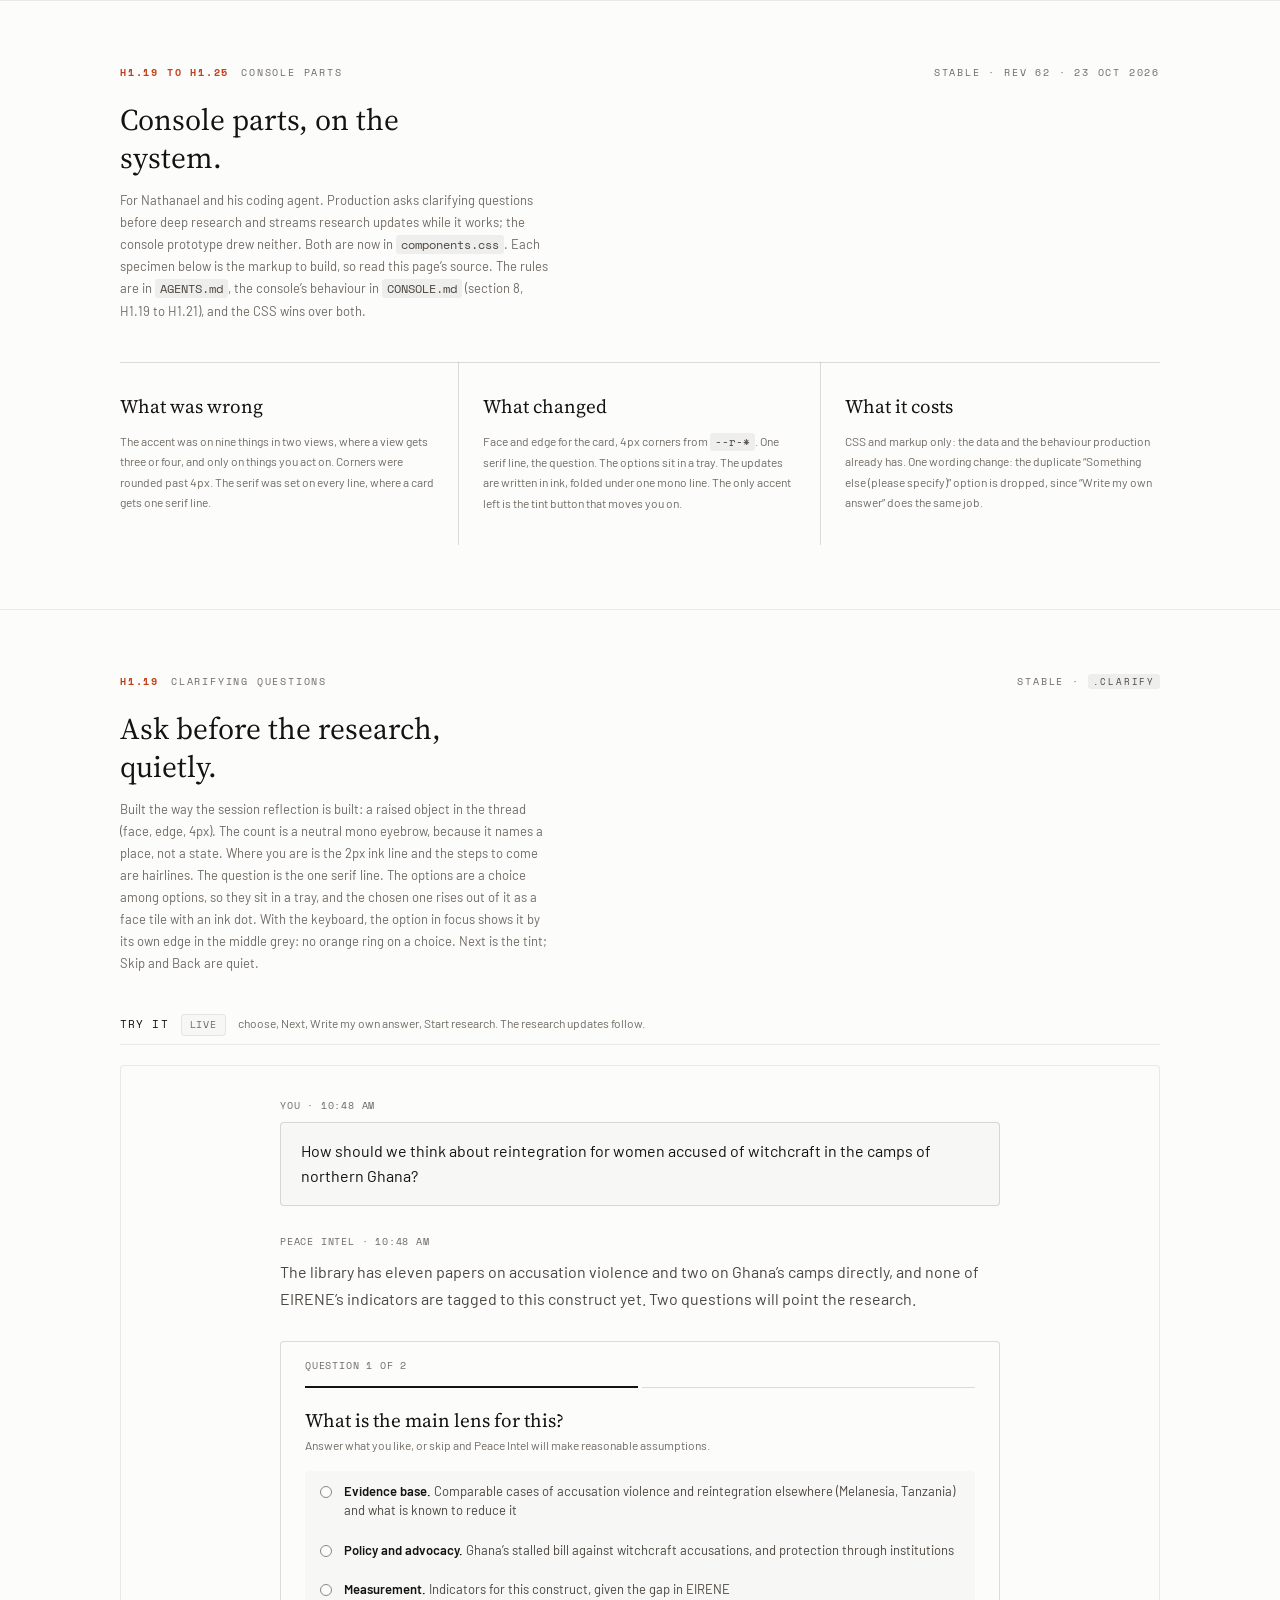
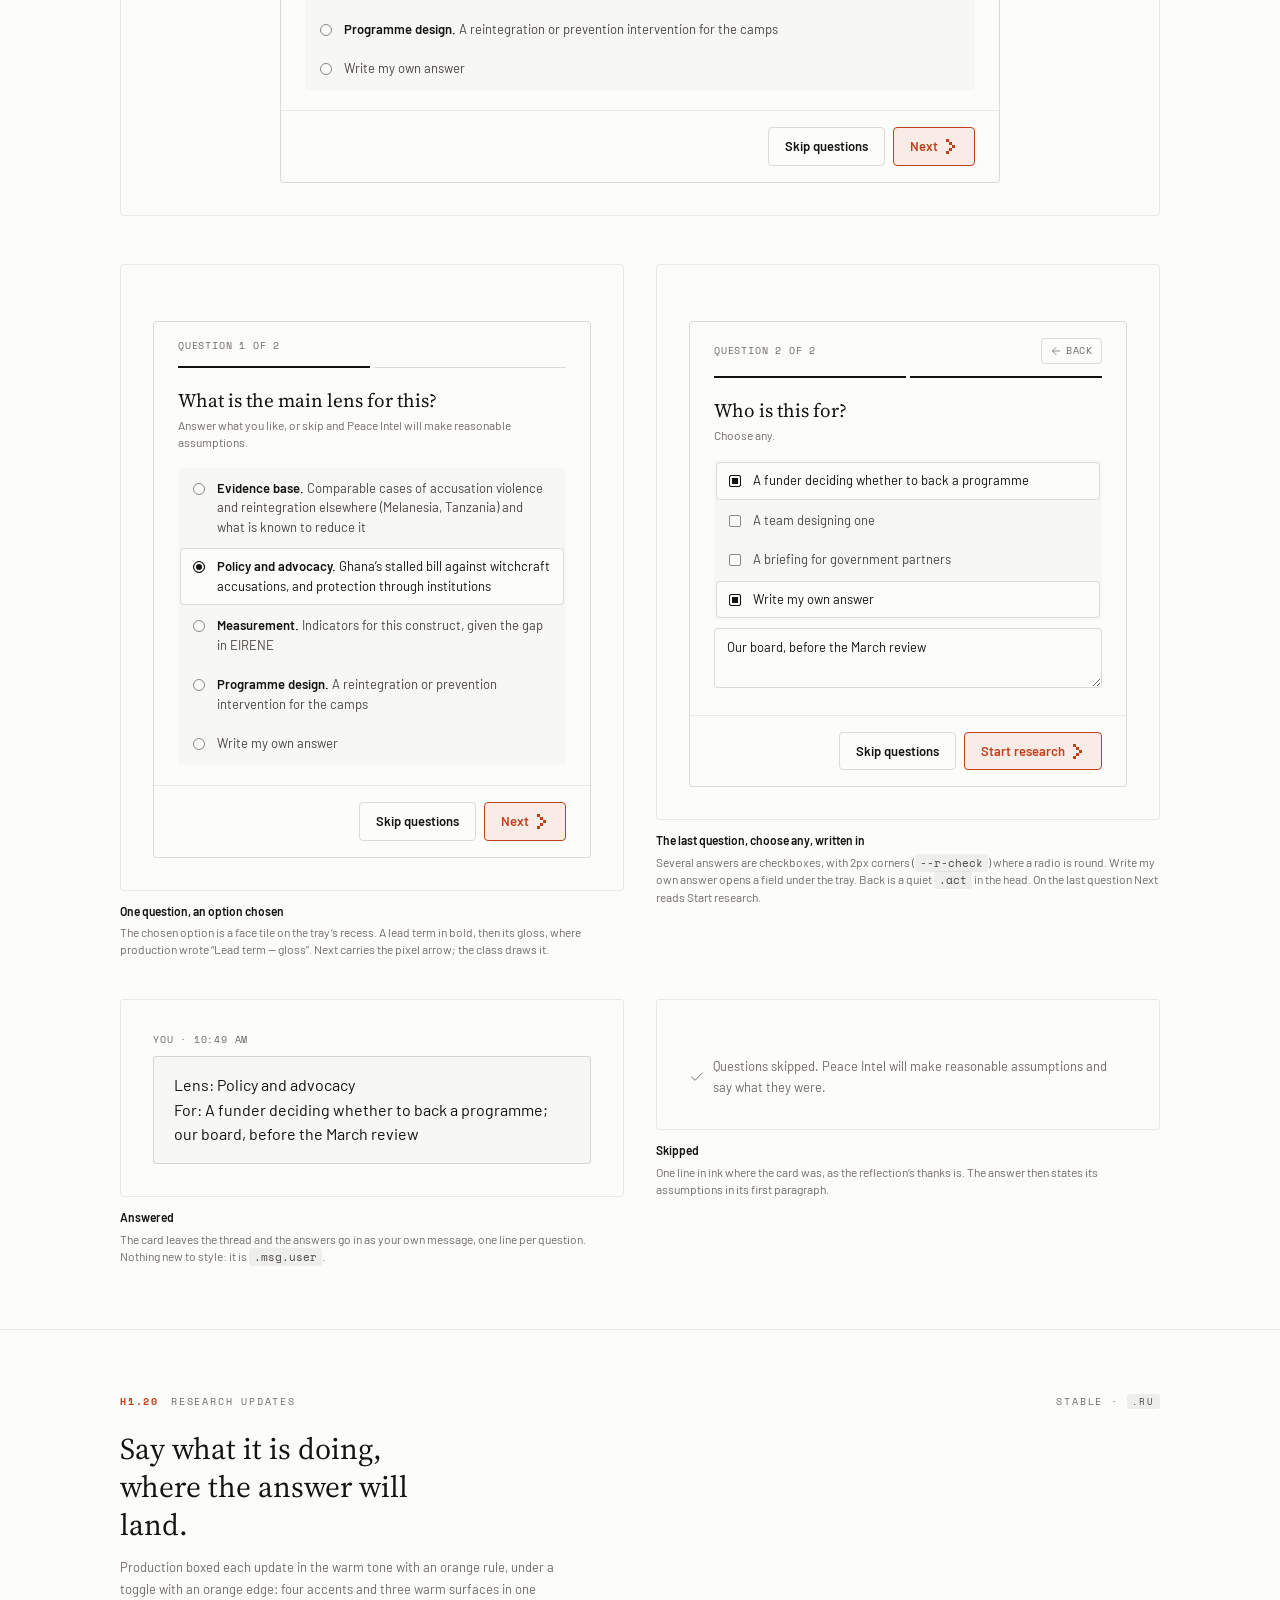
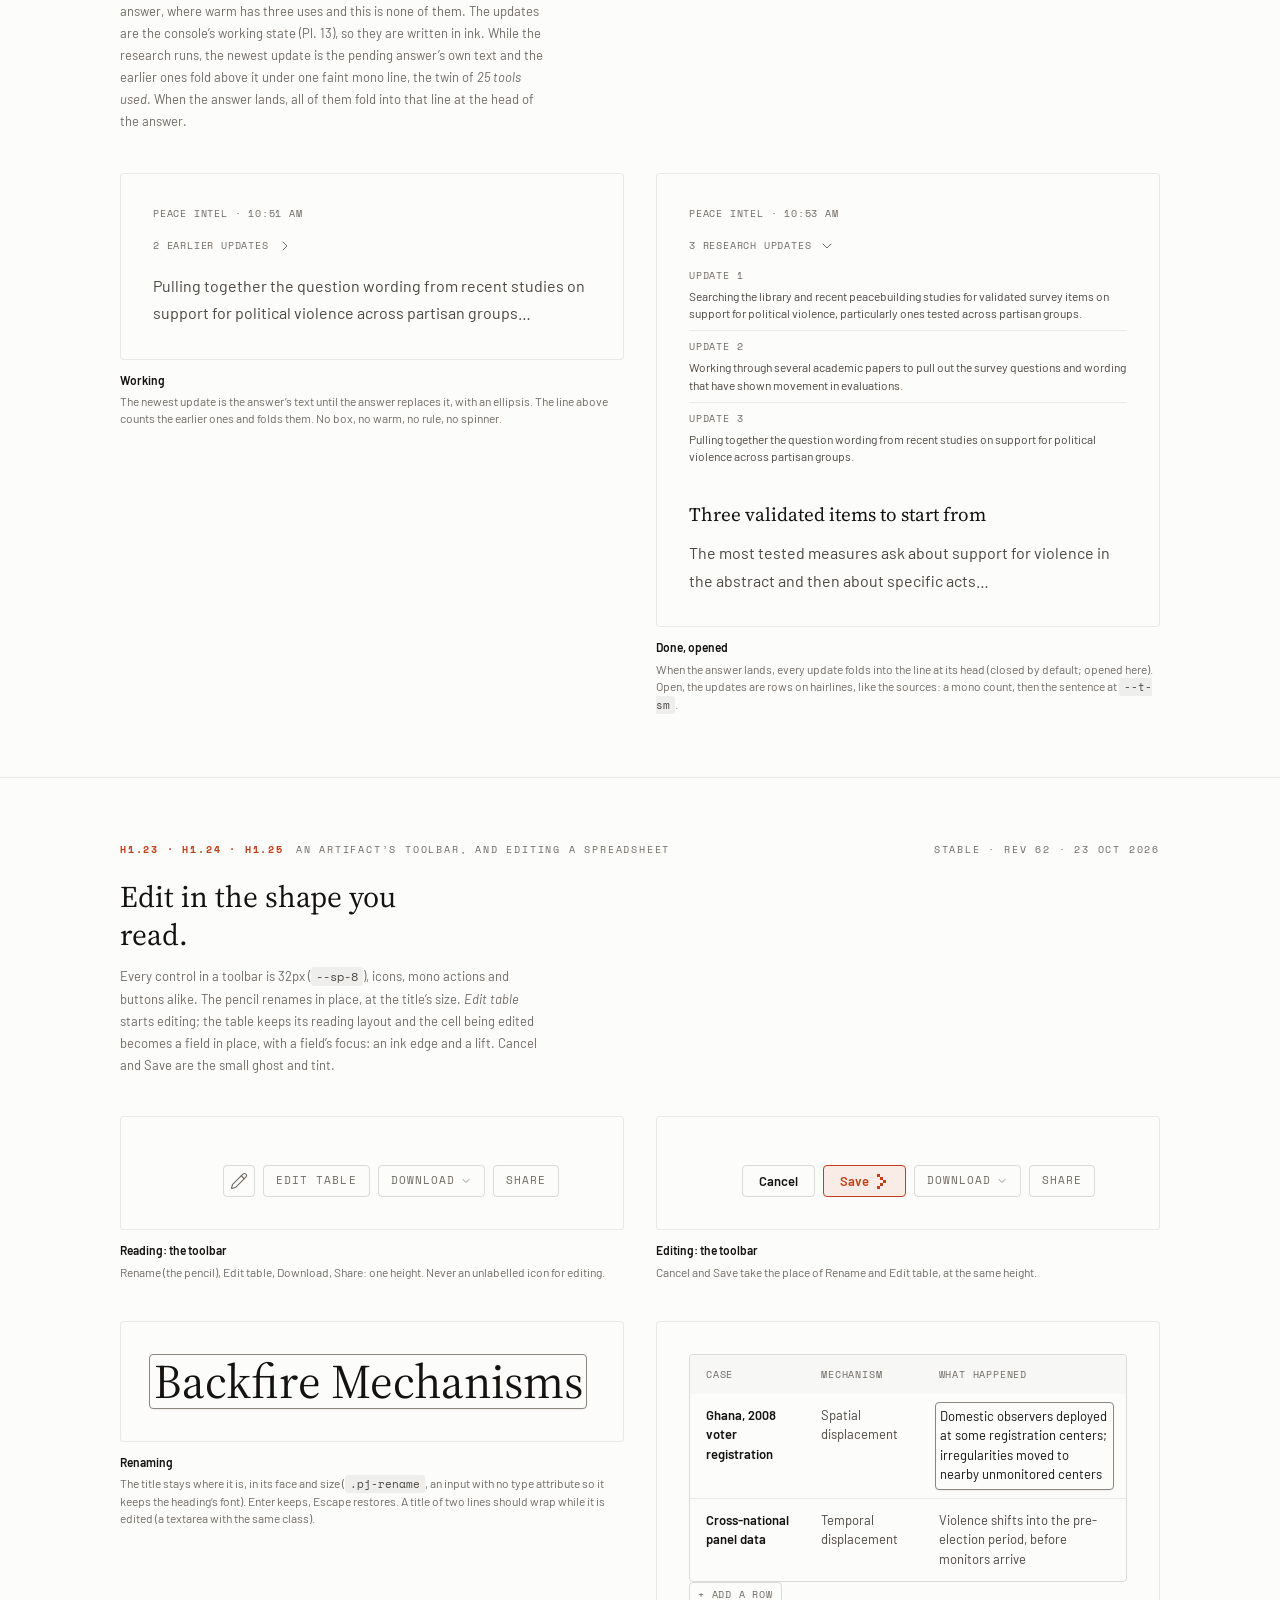
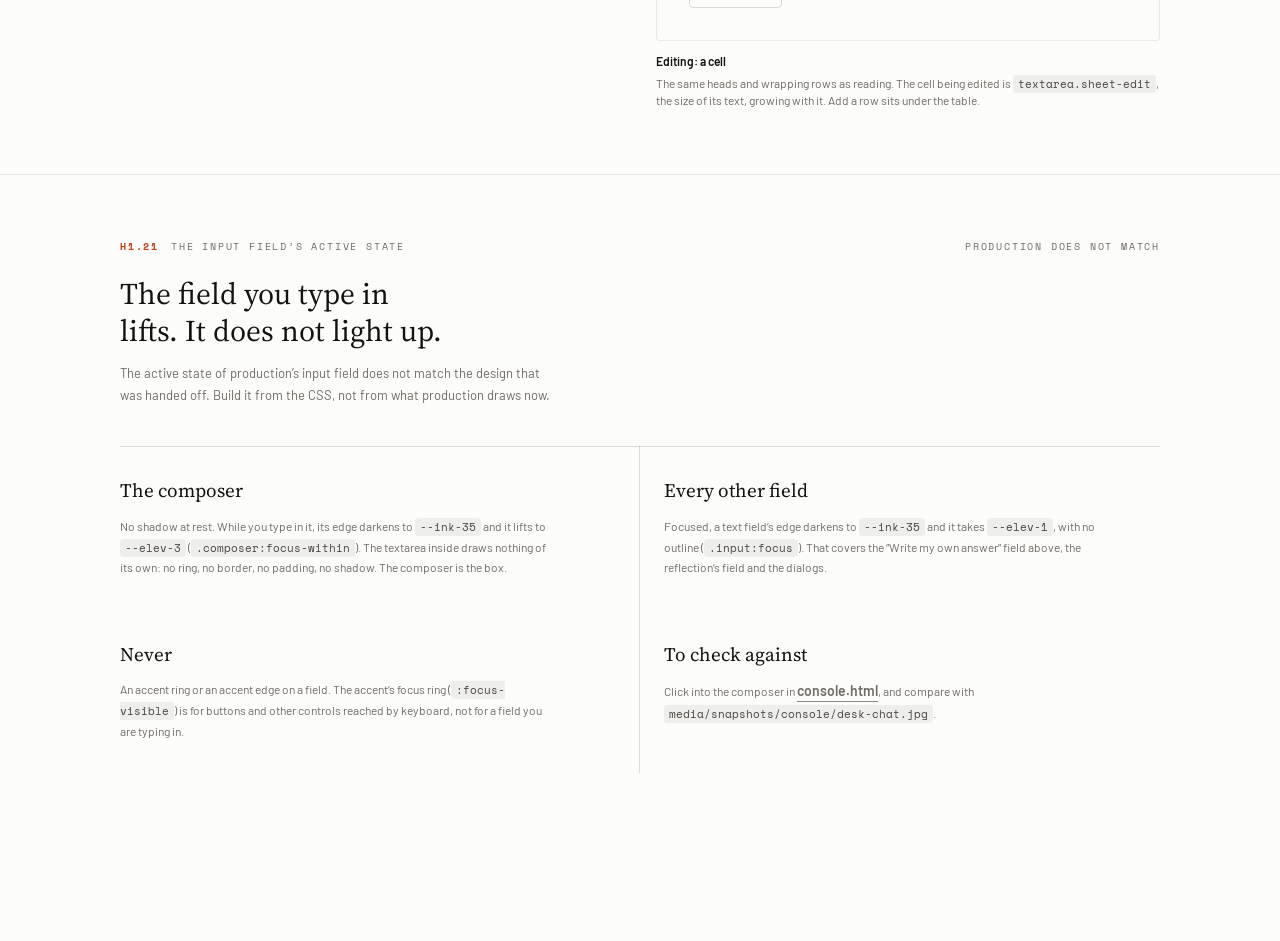
<file: index.html>
<!DOCTYPE html>
<html lang="en"><head><meta charset="UTF-8"><meta name="robots" content="noindex, nofollow"><meta http-equiv="refresh" content="0; url=console-parts.html"><title>Console Parts</title><link rel="canonical" href="console-parts.html"></head>
<body><p><a href="console-parts.html">Console parts</a></p></body></html>
</file>
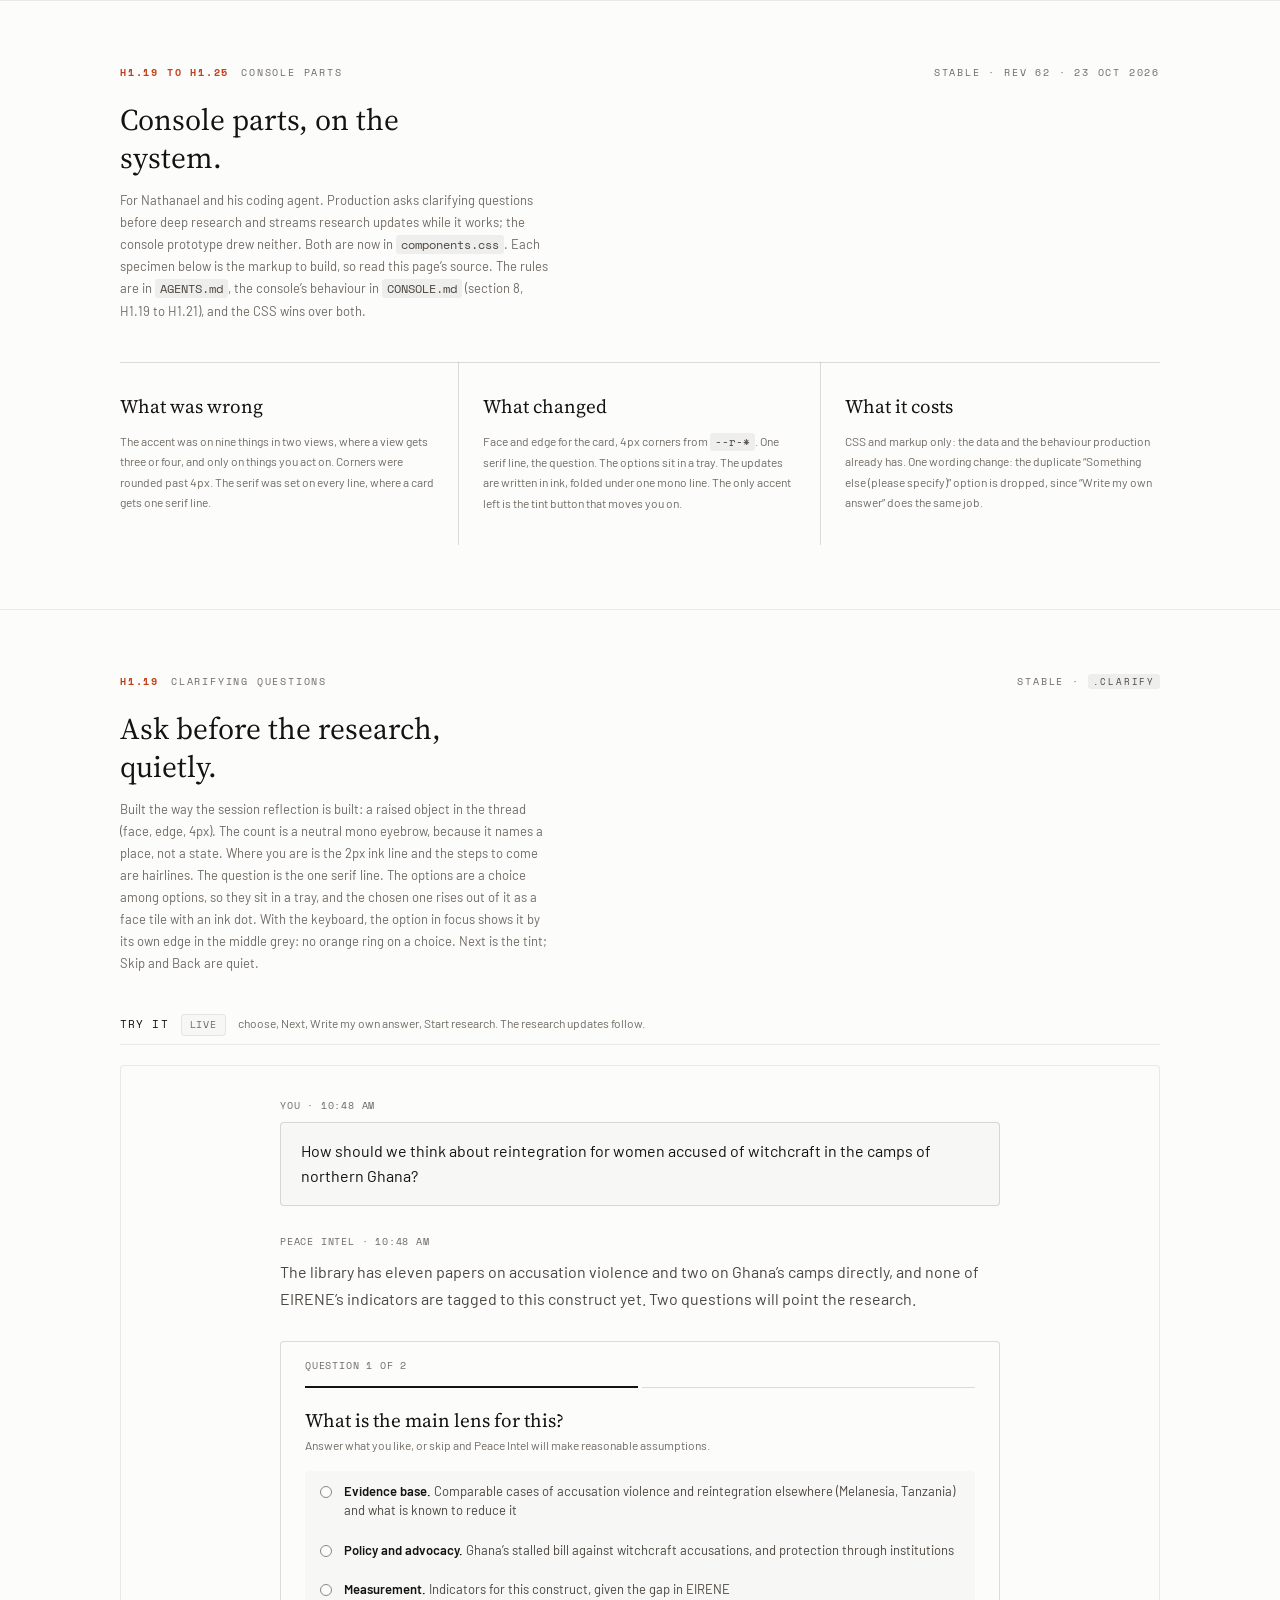
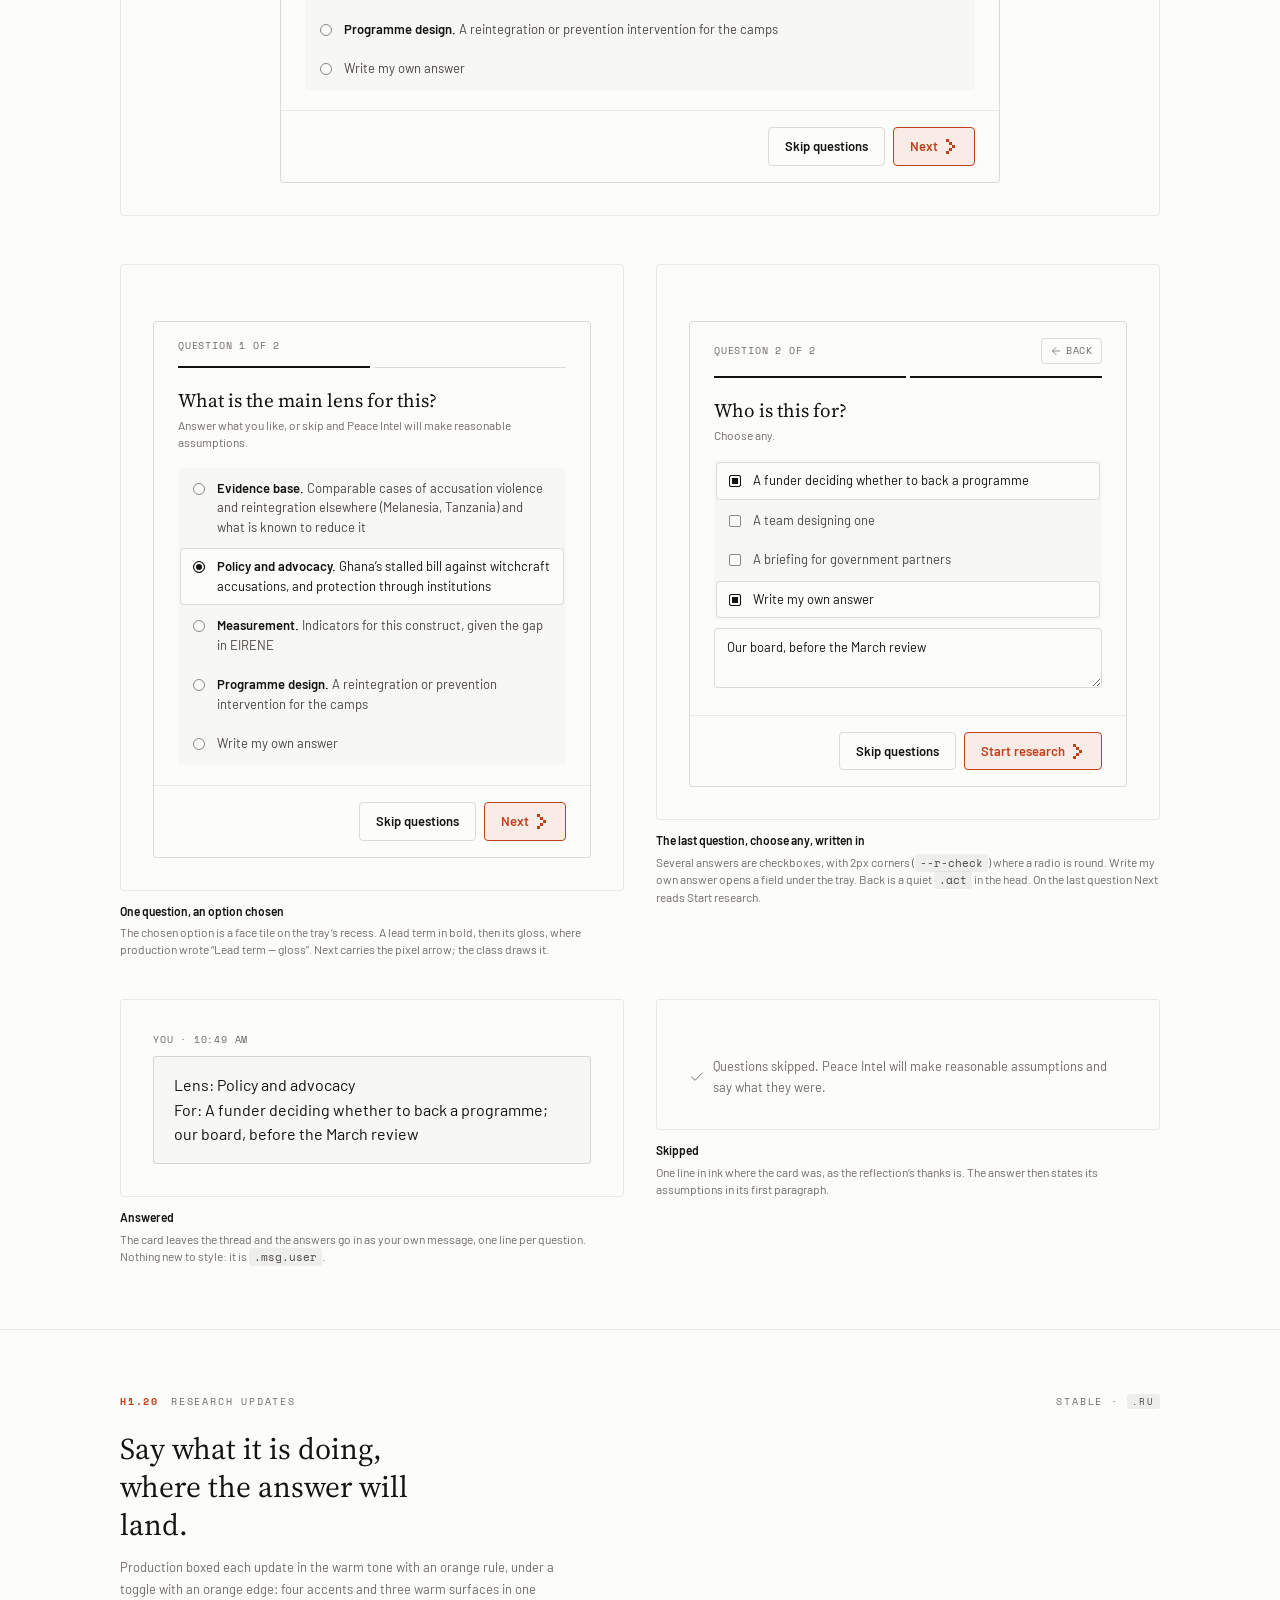
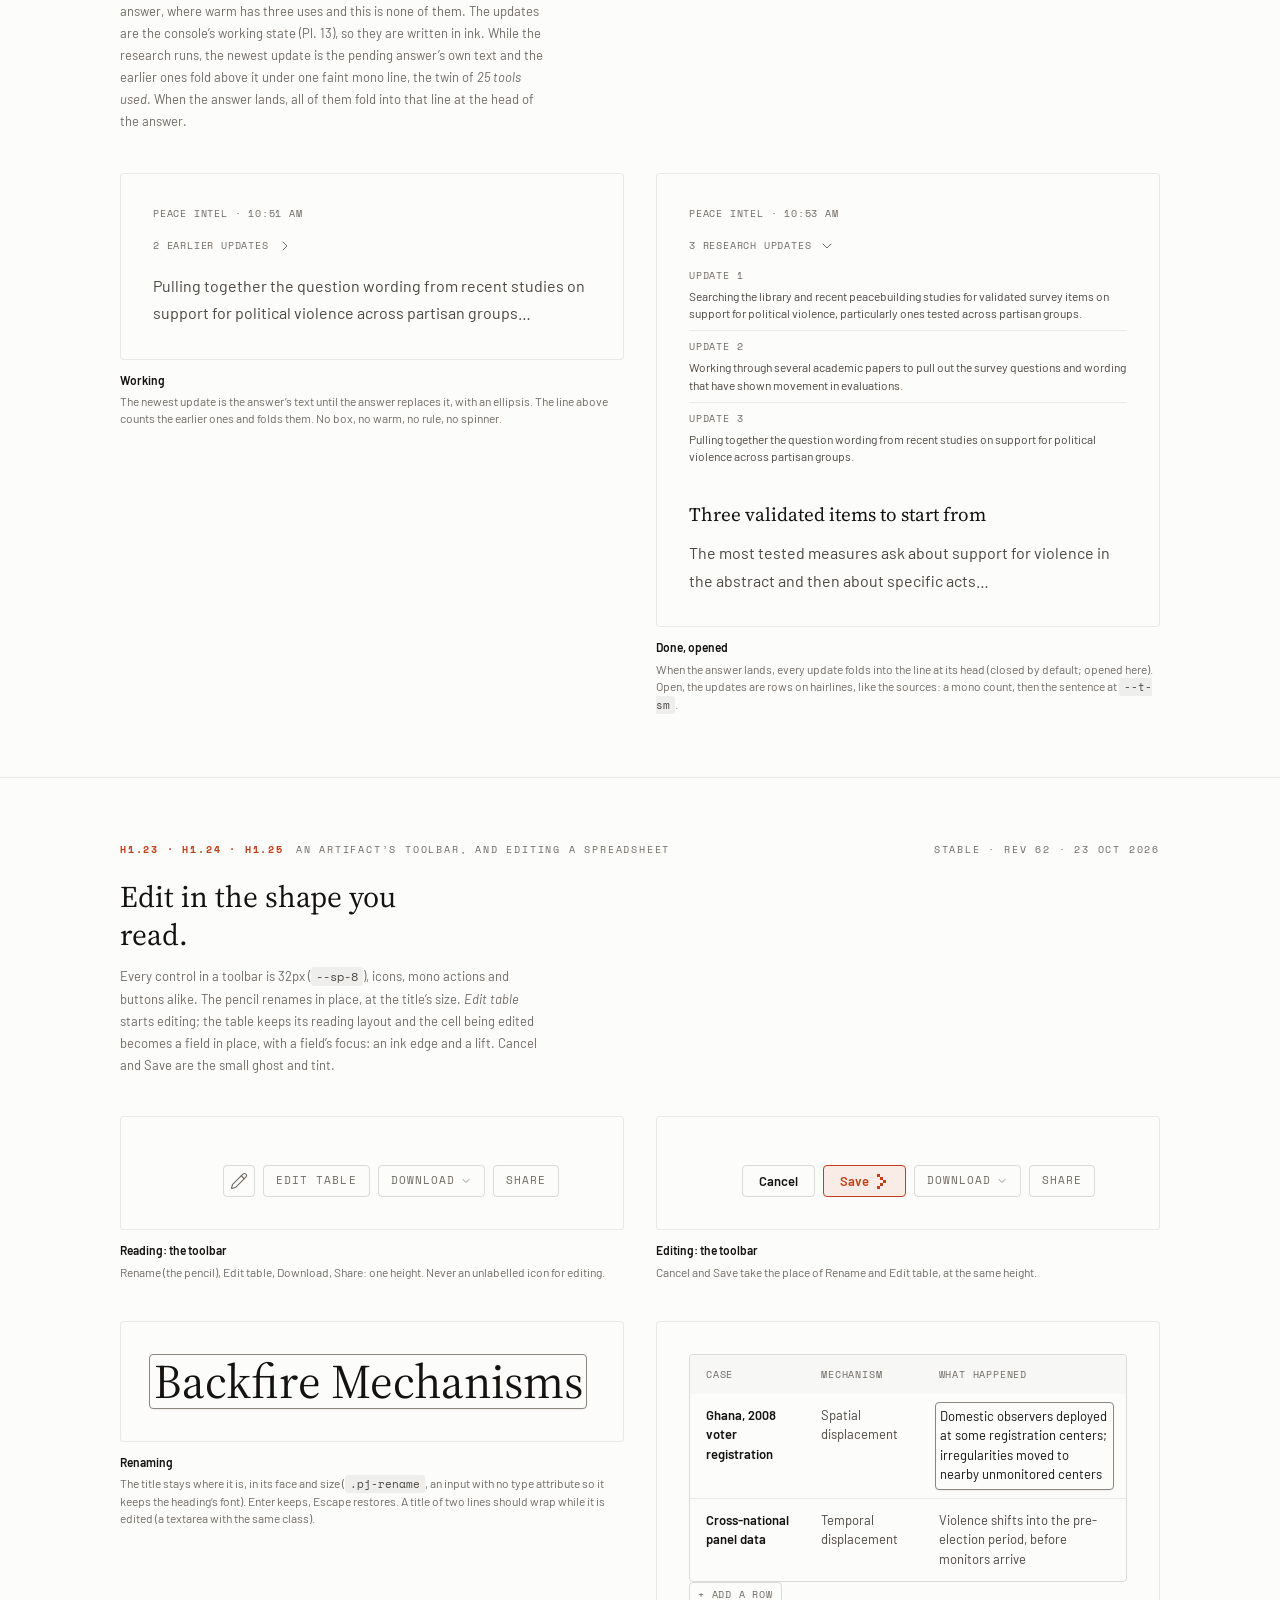
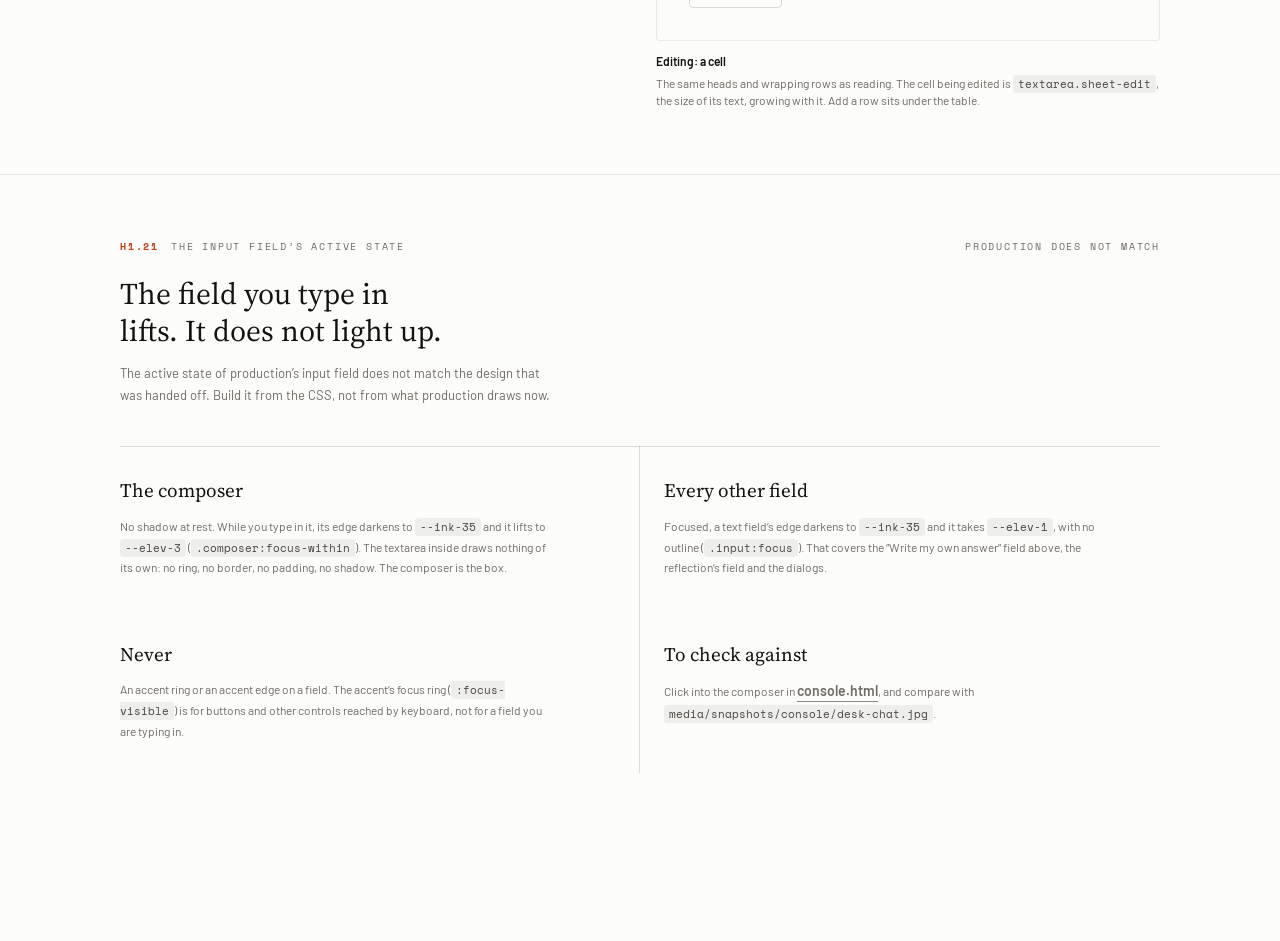
<file: console-parts.html>
<!DOCTYPE html>
<html lang="en" data-theme="light">
<head>
<meta charset="UTF-8">
<meta name="viewport" content="width=device-width, initial-scale=1">
<title>Console Parts</title>
<link rel="icon" href="media/favicon.svg?v=21" type="image/svg+xml">
<link rel="icon" href="media/favicon.ico?v=21" sizes="32x32">
<link rel="apple-touch-icon" href="media/apple-touch-icon.png?v=21">
<meta name="description" content="Peace Intel console: the clarifying questions and the research updates, restyled on the brand system, with every state.">
<meta name="robots" content="noindex, nofollow">
<link rel="preconnect" href="https://fonts.googleapis.com">
<link rel="preconnect" href="https://fonts.gstatic.com" crossorigin>
<link href="https://fonts.googleapis.com/css2?family=Source+Serif+4:ital,opsz,wght@0,8..60,400..600;1,8..60,400..600&family=Space+Mono:wght@400;700&family=DM+Sans:opsz,wght@9..40,400;9..40,500;9..40,600;9..40,700&family=JetBrains+Mono:wght@400;500;700&display=swap" rel="stylesheet">
<link rel="stylesheet" href="tokens.css?v=b7f06aa9">
<link rel="stylesheet" href="components.css?v=421d083aCP_HASH">
<link rel="stylesheet" href="explorations.css?v=2126a7cf">
<link rel="stylesheet" href="reference.css?v=72b99065">
<!-- CONSOLE PARTS (Rev 60, 21 Oct 2026). Two production features the console
     prototype never drew, restyled on the system: the clarifying questions
     (H1.19, .clarify) and the research updates (H1.20, .ru). Every specimen
     below is the markup to build: read this file's source. The CSS is in
     components.css under "H1.19" and "H1.20". No page style block. -->
</head>
<body>

<section class="ref" id="top">
  <div class="wrap">
    <div class="plate"><span class="pl-n">H1.19 to H1.25</span><span>Console parts</span><span class="pl-r">Stable · Rev 62 · 23 Oct 2026</span></div>
    <div class="ref-t">Console parts, on the system.</div>
    <p class="ref-d">
      For Nathanael and his coding agent. Production asks clarifying questions before deep research
      and streams research updates while it works; the console prototype drew neither. Both are now in
      <code>components.css</code>. Each specimen below is the markup to build, so read this page&rsquo;s
      source. The rules are in <code>AGENTS.md</code>, the console&rsquo;s behaviour in
      <code>CONSOLE.md</code> (section 8, H1.19 to H1.21), and the CSS wins over both.
    </p>
    <div class="rule-row" style="--cols:3">
      <div><h3>What was wrong</h3><p class="note">The accent was on nine things in two views, where a view gets three or four, and only on things you act on. Corners were rounded past 4px. The serif was set on every line, where a card gets one serif line.</p></div>
      <div><h3>What changed</h3><p class="note">Face and edge for the card, 4px corners from <code>--r-*</code>. One serif line, the question. The options sit in a tray. The updates are written in ink, folded under one mono line. The only accent left is the tint button that moves you on.</p></div>
      <div><h3>What it costs</h3><p class="note">CSS and markup only: the data and the behaviour production already has. One wording change: the duplicate &ldquo;Something else (please specify)&rdquo; option is dropped, since &ldquo;Write my own answer&rdquo; does the same job.</p></div>
    </div>
  </div>
</section>

<section class="ref" id="clarify">
  <div class="wrap">
    <div class="plate"><span class="pl-n">H1.19</span><span>Clarifying questions</span><span class="pl-r">Stable · <code>.clarify</code></span></div>
    <div class="ref-t">Ask before the research, quietly.</div>
    <p class="ref-d">
      Built the way the session reflection is built: a raised object in the thread (face, edge, 4px).
      The count is a neutral mono eyebrow, because it names a place, not a state. Where you are is the
      2px ink line and the steps to come are hairlines. The question is the one serif line. The options
      are a choice among options, so they sit in a tray, and the chosen one rises out of it as a face tile
      with an ink dot. With the keyboard, the option in focus shows it by its own edge in the middle grey: no
      orange ring on a choice. Next is the tint; Skip and Back are quiet.
    </p>

    <div class="spec">
      <div class="spec-h"><span class="sh-n">Try it</span><span class="badge">Live</span><span class="sh-d">choose, Next, Write my own answer, Start research. The research updates follow.</span></div>
      <div class="ls-stage"><div class="chat" id="demo">
        <div class="msg user"><div class="who">You &middot; 10:48 AM</div><div class="bubble">How should we think about reintegration for women accused of witchcraft in the camps of northern Ghana?</div></div>
        <div class="msg agent"><div class="who">Peace Intel &middot; 10:48 AM</div><div class="body"><p>The library has eleven papers on accusation violence and two on Ghana&rsquo;s camps directly, and none of EIRENE&rsquo;s indicators are tagged to this construct yet. Two questions will point the research.</p></div></div>
        <form class="clarify" id="cq" onsubmit="return false" aria-labelledby="cq-q"></form>
      </div></div>
    </div>

    <div class="ls-grid">
      <figure class="ls-fig"><div class="ls-stage"><div class="chat">
        <form class="clarify" onsubmit="return false" aria-labelledby="s1-q">
          <div class="cq-h"><span class="eyebrow eb-4">Question 1 of 2</span></div>
          <div class="cq-steps" aria-hidden="true"><i class="done"></i><i></i></div>
          <div class="cq-b">
            <p class="cq-q" id="s1-q">What is the main lens for this?</p>
            <p class="cq-help">Answer what you like, or skip and Peace Intel will make reasonable assumptions.</p>
            <fieldset class="cq-opts" aria-labelledby="s1-q">
              <label class="cq-opt"><input type="radio" name="s1"><span><b>Evidence base.</b> Comparable cases of accusation violence and reintegration elsewhere (Melanesia, Tanzania) and what is known to reduce it</span></label>
              <label class="cq-opt"><input type="radio" name="s1" checked><span><b>Policy and advocacy.</b> Ghana&rsquo;s stalled bill against witchcraft accusations, and protection through institutions</span></label>
              <label class="cq-opt"><input type="radio" name="s1"><span><b>Measurement.</b> Indicators for this construct, given the gap in EIRENE</span></label>
              <label class="cq-opt"><input type="radio" name="s1"><span><b>Programme design.</b> A reintegration or prevention intervention for the camps</span></label>
              <label class="cq-opt"><input type="radio" name="s1"><span>Write my own answer</span></label>
            </fieldset>
          </div>
          <div class="cq-f"><button class="btn ghost sm" type="button">Skip questions</button><button class="btn tint sm" type="button">Next</button></div>
        </form>
      </div></div><figcaption><b>One question, an option chosen</b>The chosen option is a face tile on the tray&rsquo;s recess. A lead term in bold, then its gloss, where production wrote &ldquo;Lead term &mdash; gloss&rdquo;. Next carries the pixel arrow; the class draws it.</figcaption></figure>

      <figure class="ls-fig"><div class="ls-stage"><div class="chat">
        <form class="clarify" onsubmit="return false" aria-labelledby="s2-q">
          <div class="cq-h"><span class="eyebrow eb-4">Question 2 of 2</span><button class="act sm" type="button"><svg class="glyph" viewBox="0 0 24 24" aria-hidden="true"><path d="m12 19-7-7 7-7"/><path d="M19 12H5"/></svg>Back</button></div>
          <div class="cq-steps" aria-hidden="true"><i class="done"></i><i class="done"></i></div>
          <div class="cq-b">
            <p class="cq-q" id="s2-q">Who is this for?</p>
            <p class="cq-help">Choose any.</p>
            <fieldset class="cq-opts" aria-labelledby="s2-q">
              <label class="cq-opt"><input type="checkbox" name="s2" checked><span>A funder deciding whether to back a programme</span></label>
              <label class="cq-opt"><input type="checkbox" name="s2"><span>A team designing one</span></label>
              <label class="cq-opt"><input type="checkbox" name="s2"><span>A briefing for government partners</span></label>
              <label class="cq-opt"><input type="checkbox" name="s2" checked><span>Write my own answer</span></label>
            </fieldset>
            <div class="cq-own"><textarea class="input" rows="2" aria-label="Your own answer">Our board, before the March review</textarea></div>
          </div>
          <div class="cq-f"><button class="btn ghost sm" type="button">Skip questions</button><button class="btn tint sm" type="button">Start research</button></div>
        </form>
      </div></div><figcaption><b>The last question, choose any, written in</b>Several answers are checkboxes, with 2px corners (<code>--r-check</code>) where a radio is round. Write my own answer opens a field under the tray. Back is a quiet <code>.act</code> in the head. On the last question Next reads Start research.</figcaption></figure>

      <figure class="ls-fig"><div class="ls-stage"><div class="chat">
        <div class="msg user"><div class="who">You &middot; 10:49 AM</div><div class="bubble">Lens: Policy and advocacy<br>For: A funder deciding whether to back a programme; our board, before the March review</div></div>
      </div></div><figcaption><b>Answered</b>The card leaves the thread and the answers go in as your own message, one line per question. Nothing new to style: it is <code>.msg.user</code>.</figcaption></figure>

      <figure class="ls-fig"><div class="ls-stage"><div class="chat">
        <p class="cq-done"><svg class="glyph" viewBox="0 0 24 24" aria-hidden="true"><path d="M20 6 9 17l-5-5"/></svg>Questions skipped. Peace Intel will make reasonable assumptions and say what they were.</p>
      </div></div><figcaption><b>Skipped</b>One line in ink where the card was, as the reflection&rsquo;s thanks is. The answer then states its assumptions in its first paragraph.</figcaption></figure>
    </div>
  </div>
</section>

<section class="ref" id="updates">
  <div class="wrap">
    <div class="plate"><span class="pl-n">H1.20</span><span>Research updates</span><span class="pl-r">Stable · <code>.ru</code></span></div>
    <div class="ref-t">Say what it is doing, where the answer will land.</div>
    <p class="ref-d">
      Production boxed each update in the warm tone with an orange rule, under a toggle with an orange
      edge: four accents and three warm surfaces in one answer, where warm has three uses and this is
      none of them. The updates are the console&rsquo;s working state (Pl. 13), so they are written in ink.
      While the research runs, the newest update is the pending answer&rsquo;s own text and the earlier
      ones fold above it under one faint mono line, the twin of <em>25 tools used</em>. When the answer
      lands, all of them fold into that line at the head of the answer.
    </p>
    <div class="ls-grid">
      <figure class="ls-fig"><div class="ls-stage"><div class="chat">
        <div class="msg agent"><div class="who">Peace Intel &middot; 10:51 AM</div>
          <details class="ru"><summary>2 earlier updates<svg class="glyph" viewBox="0 0 24 24" aria-hidden="true"><path d="m6 9 6 6 6-6"/></svg></summary>
            <ol class="ru-list">
              <li><span class="eyebrow eb-4">Update 1</span><p>Searching the library and recent peacebuilding studies for validated survey items on support for political violence, particularly ones tested across partisan groups.</p></li>
              <li><span class="eyebrow eb-4">Update 2</span><p>Working through several academic papers to pull out the survey questions and wording that have shown movement in evaluations.</p></li>
            </ol>
          </details>
          <div class="body"><p>Pulling together the question wording from recent studies on support for political violence across partisan groups&hellip;</p></div>
        </div>
      </div></div><figcaption><b>Working</b>The newest update is the answer&rsquo;s text until the answer replaces it, with an ellipsis. The line above counts the earlier ones and folds them. No box, no warm, no rule, no spinner.</figcaption></figure>

      <figure class="ls-fig"><div class="ls-stage"><div class="chat">
        <div class="msg agent"><div class="who">Peace Intel &middot; 10:53 AM</div>
          <details class="ru" open><summary>3 research updates<svg class="glyph" viewBox="0 0 24 24" aria-hidden="true"><path d="m6 9 6 6 6-6"/></svg></summary>
            <ol class="ru-list">
              <li><span class="eyebrow eb-4">Update 1</span><p>Searching the library and recent peacebuilding studies for validated survey items on support for political violence, particularly ones tested across partisan groups.</p></li>
              <li><span class="eyebrow eb-4">Update 2</span><p>Working through several academic papers to pull out the survey questions and wording that have shown movement in evaluations.</p></li>
              <li><span class="eyebrow eb-4">Update 3</span><p>Pulling together the question wording from recent studies on support for political violence across partisan groups.</p></li>
            </ol>
          </details>
          <div class="body"><h4>Three validated items to start from</h4><p>The most tested measures ask about support for violence in the abstract and then about specific acts&hellip;</p></div>
        </div>
      </div></div><figcaption><b>Done, opened</b>When the answer lands, every update folds into the line at its head (closed by default; opened here). Open, the updates are rows on hairlines, like the sources: a mono count, then the sentence at <code>--t-sm</code>.</figcaption></figure>
    </div>
  </div>
</section>

<section class="ref" id="sheet">
  <div class="wrap">
    <div class="plate"><span class="pl-n">H1.23 · H1.24 · H1.25</span><span>An artifact&rsquo;s toolbar, and editing a spreadsheet</span><span class="pl-r">Stable · Rev 62 · 23 Oct 2026</span></div>
    <div class="ref-t">Edit in the shape you read.</div>
    <p class="ref-d">Every control in a toolbar is 32px (<code>--sp-8</code>), icons, mono actions and buttons alike. The pencil renames in place, at the title&rsquo;s size. <em>Edit table</em> starts editing; the table keeps its reading layout and the cell being edited becomes a field in place, with a field&rsquo;s focus: an ink edge and a lift. Cancel and Save are the small ghost and tint.</p>
    <div class="ls-grid">
      <figure class="ls-fig"><div class="ls-stage"><div class="app-tools"><button class="icon-btn line" type="button" aria-label="Rename"><svg class="glyph" viewBox="0 0 24 24" aria-hidden="true"><path d="M21.174 6.812a1 1 0 0 0-3.986-3.987L3.842 16.174a2 2 0 0 0-.5.83l-1.321 4.352a.5.5 0 0 0 .623.622l4.353-1.32a2 2 0 0 0 .83-.497z"/><path d="m15 5 4 4"/></svg></button><button class="act" type="button">Edit table</button><button class="act" type="button" aria-haspopup="menu" aria-expanded="false">Download<svg class="glyph" viewBox="0 0 24 24" aria-hidden="true"><path d="m6 9 6 6 6-6"/></svg></button><button class="act" type="button">Share</button></div></div>
        <figcaption><b>Reading: the toolbar</b>Rename (the pencil), Edit table, Download, Share: one height. Never an unlabelled icon for editing.</figcaption></figure>
      <figure class="ls-fig"><div class="ls-stage"><div class="app-tools"><button class="btn ghost sm" type="button">Cancel</button><button class="btn tint sm" type="button">Save</button><button class="act" type="button" aria-haspopup="menu" aria-expanded="false">Download<svg class="glyph" viewBox="0 0 24 24" aria-hidden="true"><path d="m6 9 6 6 6-6"/></svg></button><button class="act" type="button">Share</button></div></div>
        <figcaption><b>Editing: the toolbar</b>Cancel and Save take the place of Rename and Edit table, at the same height.</figcaption></figure>
      <figure class="ls-fig"><div class="ls-stage"><h2 class="dp-title"><input class="pj-rename" value="Backfire Mechanisms" aria-label="Artifact name"></h2></div>
        <figcaption><b>Renaming</b>The title stays where it is, in its face and size (<code>.pj-rename</code>, an input with no type attribute so it keeps the heading&rsquo;s font). Enter keeps, Escape restores. A title of two lines should wrap while it is edited (a textarea with the same class).</figcaption></figure>
      <figure class="ls-fig"><div class="ls-stage"><div class="sheet-v"><table class="sheet-t"><thead><tr><th scope="col">Case</th><th scope="col">Mechanism</th><th scope="col">What happened</th></tr></thead><tbody>
        <tr><th scope="row">Ghana, 2008 voter registration</th><td>Spatial displacement</td><td><textarea class="sheet-edit" rows="5" aria-label="What happened">Domestic observers deployed at some registration centers; irregularities moved to nearby unmonitored centers</textarea></td></tr>
        <tr><th scope="row">Cross-national panel data</th><td>Temporal displacement</td><td>Violence shifts into the pre-election period, before monitors arrive</td></tr>
      </tbody></table></div><div class="row tight"><button class="act sm" type="button">+ Add a row</button></div></div>
        <figcaption><b>Editing: a cell</b>The same heads and wrapping rows as reading. The cell being edited is <code>textarea.sheet-edit</code>, the size of its text, growing with it. Add a row sits under the table.</figcaption></figure>
    </div>
  </div>
</section>

<section class="ref" id="field">
  <div class="wrap">
    <div class="plate"><span class="pl-n">H1.21</span><span>The input field&rsquo;s active state</span><span class="pl-r">Production does not match</span></div>
    <div class="ref-t">The field you type in lifts. It does not light up.</div>
    <p class="ref-d">
      The active state of production&rsquo;s input field does not match the design that was handed off.
      Build it from the CSS, not from what production draws now.
    </p>
    <div class="rule-row" style="--cols:2">
      <div><h3>The composer</h3><p class="note">No shadow at rest. While you type in it, its edge darkens to <code>--ink-35</code> and it lifts to <code>--elev-3</code> (<code>.composer:focus-within</code>). The textarea inside draws nothing of its own: no ring, no border, no padding, no shadow. The composer is the box.</p></div>
      <div><h3>Every other field</h3><p class="note">Focused, a text field&rsquo;s edge darkens to <code>--ink-35</code> and it takes <code>--elev-1</code>, with no outline (<code>.input:focus</code>). That covers the &ldquo;Write my own answer&rdquo; field above, the reflection&rsquo;s field and the dialogs.</p></div>
      <div><h3>Never</h3><p class="note">An accent ring or an accent edge on a field. The accent&rsquo;s focus ring (<code>:focus-visible</code>) is for buttons and other controls reached by keyboard, not for a field you are typing in.</p></div>
      <div><h3>To check against</h3><p class="note">Click into the composer in <a class="btn-text" href="console.html">console.html</a>, and compare with <code>media/snapshots/console/desk-chat.jpg</code>.</p></div>
    </div>
  </div>
</section>

<script src="system.js"></script>
<script>
/* The live demo above, and nothing else: it walks the two questions and then
   plays the research updates. A mock, as prototypes.js is; read it for
   behaviour, do not port it. */
(function () {
  var Q = [
    { q: 'What is the main lens for this?', help: 'Answer what you like, or skip and Peace Intel will make reasonable assumptions.', type: 'radio', short: 'Lens',
      o: [['Evidence base.', 'Comparable cases of accusation violence and reintegration elsewhere (Melanesia, Tanzania) and what is known to reduce it'], ['Policy and advocacy.', 'Ghana’s stalled bill against witchcraft accusations, and protection through institutions'], ['Measurement.', 'Indicators for this construct, given the gap in EIRENE'], ['Programme design.', 'A reintegration or prevention intervention for the camps']] },
    { q: 'Who is this for?', help: 'Choose any.', type: 'checkbox', short: 'For',
      o: [['', 'A funder deciding whether to back a programme'], ['', 'A team designing one'], ['', 'A briefing for government partners']] }
  ];
  var UPD = ['Searching the library for studies of accusation violence and of reintegration after it, and for Ghana’s camps in particular…',
    'Reading the eleven papers on accusation violence for what changed outcomes, and the two on the camps for what has been tried there…',
    'Matching what worked elsewhere to Ghana’s stalled bill and the institutions that would carry it…'];
  var CHEV = '<svg class="glyph" viewBox="0 0 24 24" aria-hidden="true"><path d="m6 9 6 6 6-6"/></svg>';
  var BACK = '<svg class="glyph" viewBox="0 0 24 24" aria-hidden="true"><path d="m12 19-7-7 7-7"/><path d="M19 12H5"/></svg>';
  var CHECK = '<svg class="glyph" viewBox="0 0 24 24" aria-hidden="true"><path d="M20 6 9 17l-5-5"/></svg>';
  var form = document.getElementById('cq'), demo = document.getElementById('demo'), step = 0, ans = [{}, {}];
  function esc(s) { return String(s).replace(/[&<>"]/g, function (c) { return { '&': '&amp;', '<': '&lt;', '>': '&gt;', '"': '&quot;' }[c]; }); }
  function now() { return new Date().toLocaleTimeString([], { hour: 'numeric', minute: '2-digit' }); }
  function draw() {
    var d = Q[step], a = ans[step], last = step === Q.length - 1;
    form.innerHTML = '<div class="cq-h"><span class="eyebrow eb-4">Question ' + (step + 1) + ' of ' + Q.length + '</span>' + (step ? '<button class="act sm" type="button" data-cq="back">' + BACK + 'Back</button>' : '') + '</div>' +
      '<div class="cq-steps" aria-hidden="true">' + Q.map(function (x, i) { return '<i' + (i <= step ? ' class="done"' : '') + '></i>'; }).join('') + '</div>' +
      '<div class="cq-b"><p class="cq-q" id="cq-q">' + esc(d.q) + '</p><p class="cq-help">' + esc(d.help) + '</p>' +
      '<fieldset class="cq-opts" aria-labelledby="cq-q">' +
      d.o.concat([['', 'Write my own answer']]).map(function (o, i) { return '<label class="cq-opt"><input type="' + d.type + '" name="cq" value="' + i + '"' + (a[i] ? ' checked' : '') + '><span>' + (o[0] ? '<b>' + esc(o[0]) + '</b> ' : '') + esc(o[1]) + '</span></label>'; }).join('') +
      '</fieldset><div class="cq-own"' + (a[d.o.length] ? '' : ' hidden') + '><textarea class="input" rows="2" aria-label="Your own answer" placeholder="A sentence is plenty">' + esc(a.own || '') + '</textarea></div></div>' +
      '<div class="cq-f"><button class="btn ghost sm" type="button" data-cq="skip">Skip questions</button><button class="btn tint sm" type="button" data-cq="next">' + (last ? 'Start research' : 'Next') + '</button></div>';
  }
  function read() {
    var a = {}; form.querySelectorAll('.cq-opts input').forEach(function (el, i) { a[i] = el.checked; });
    var t = form.querySelector('.cq-own textarea'); a.own = t ? t.value : ''; ans[step] = a;
  }
  form.addEventListener('change', function () { read(); var own = form.querySelector('.cq-own'); own.hidden = !ans[step][Q[step].o.length]; if (!own.hidden) own.querySelector('textarea').focus(); });
  form.addEventListener('click', function (e) {
    var b = e.target.closest('[data-cq]'); if (!b) return; read();
    var act = b.getAttribute('data-cq');
    if (act === 'back') { step--; draw(); form.querySelector('[data-cq="next"]').focus(); }
    else if (act === 'next' && step < Q.length - 1) { step++; draw(); form.querySelector('input').focus(); }
    else if (act === 'next') { finish(true); }
    else if (act === 'skip') { finish(false); }
  });
  function finish(answered) {
    var lines = Q.map(function (d, i) {
      var picks = d.o.filter(function (o, j) { return ans[i][j]; }).map(function (o) { return o[0] ? o[0].replace(/\.$/, '') : o[1]; });
      if (ans[i][d.o.length] && ans[i].own) picks.push(ans[i].own);
      return picks.length ? esc(d.short) + ': ' + esc(picks.join('; ')) : '';
    }).filter(Boolean);
    var note = answered && lines.length ? '<div class="msg user"><div class="who">You &middot; ' + now() + '</div><div class="bubble">' + lines.join('<br>') + '</div></div>'
      : '<p class="cq-done">' + CHECK + 'Questions skipped. Peace Intel will make reasonable assumptions and say what they were.</p>';
    var agent = document.createElement('div'); agent.className = 'msg agent';
    form.insertAdjacentHTML('beforebegin', note); form.remove(); demo.appendChild(agent);
    var n = 0, at = now();
    function tick() {
      var done = n >= UPD.length, prior = UPD.slice(0, done ? UPD.length : n);
      agent.innerHTML = '<div class="who">Peace Intel &middot; ' + at + '</div>' +
        (prior.length ? '<details class="ru"><summary>' + (done ? prior.length + ' research updates' : prior.length + ' earlier update' + (prior.length > 1 ? 's' : '')) + CHEV + '</summary><ol class="ru-list">' +
          prior.map(function (u, i) { return '<li><span class="eyebrow eb-4">Update ' + (i + 1) + '</span><p>' + esc(u.replace(/…$/, '.')) + '</p></li>'; }).join('') + '</ol></details>' : '') +
        '<div class="body">' + (done ? '<p>This is the demo, so the answer ends here. In the product the answer follows, every claim cited where it is made.</p>' : '<p>' + esc(UPD[n]) + '</p>') + '</div>';
      if (!done) { n++; setTimeout(tick, 2200); }
    }
    tick();
  }
  draw();
})();
</script>
</body>
</html>
</file>
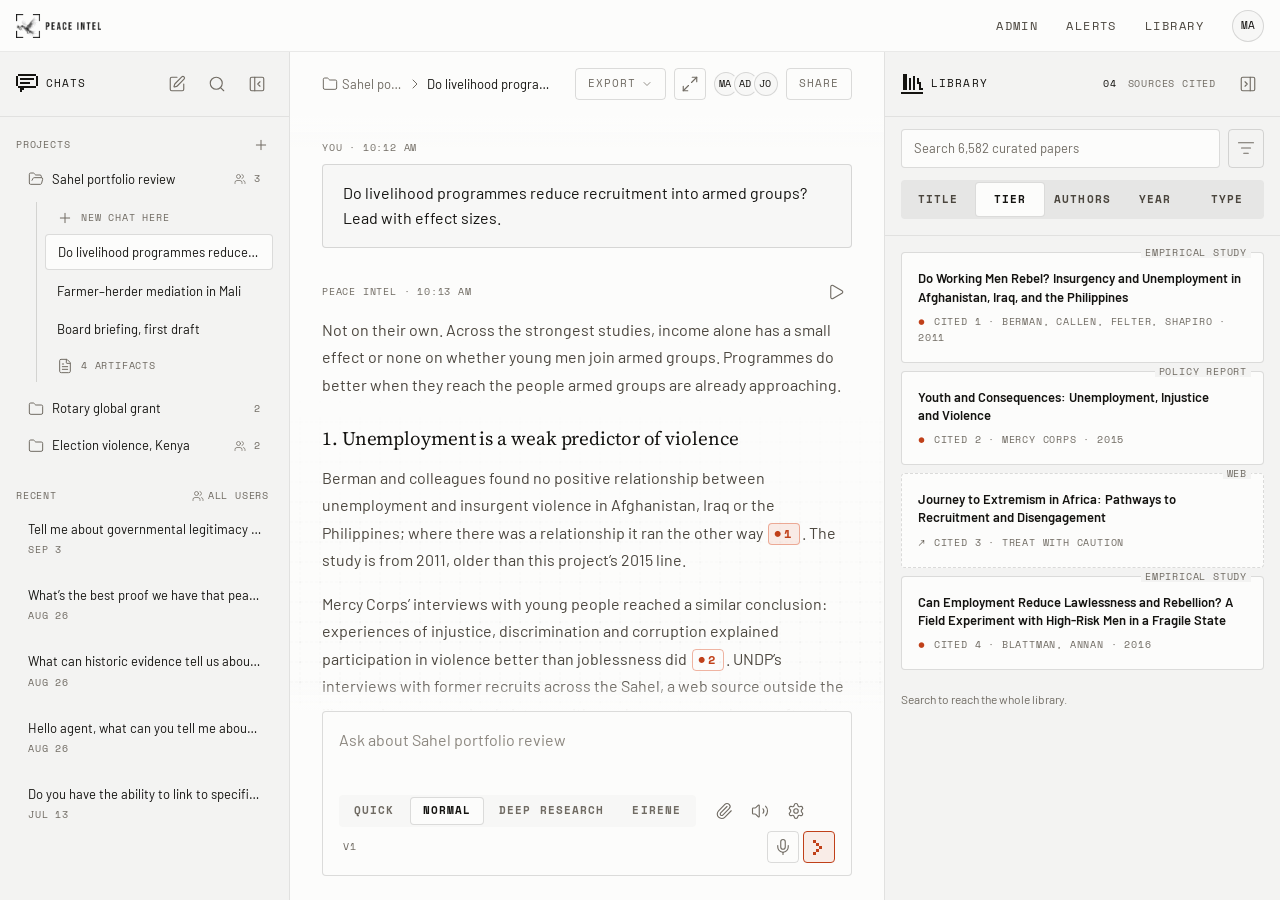
<file: console.html>
<!DOCTYPE html>
<html lang="en" data-theme="light">
<head>
<meta charset="UTF-8">
<meta name="viewport" content="width=device-width, initial-scale=1">
<title>Console Prototype</title>
<link rel="icon" href="media/favicon.svg?v=21" type="image/svg+xml">
<link rel="icon" href="media/favicon.ico?v=21" sizes="32x32">
<link rel="apple-touch-icon" href="media/apple-touch-icon.png?v=21">
<meta name="robots" content="noindex, nofollow">
<link rel="preconnect" href="https://fonts.googleapis.com">
<link rel="preconnect" href="https://fonts.gstatic.com" crossorigin>
<link href="https://fonts.googleapis.com/css2?family=Source+Serif+4:ital,opsz,wght@0,8..60,400..600;1,8..60,400..600&family=Space+Mono:wght@400;700&family=DM+Sans:opsz,wght@9..40,400;9..40,500;9..40,600;9..40,700&family=JetBrains+Mono:wght@400;500;700&display=swap" rel="stylesheet">
<link rel="stylesheet" href="tokens.css?v=100813ea">
<link rel="stylesheet" href="components.css?v=799b7258">
<link rel="stylesheet" href="explorations.css?v=2126a7cf">
<link rel="stylesheet" href="reference.css?v=72b99065">
<!-- THE CONSOLE PROTOTYPE, a deliverable of its own (2026-10-15). The design
     system shows it as two snapshots (Pl. 14) and links here. Drawn and wired
     by prototypes.js from its own mock data; nothing leaves the page. Not a
     product page: the product is Nathanael's React console, and this is what
     its shell, chats, projects and library should look and behave like. The
     style block is layout only. -->
<style>
  body { padding: 0; height: 100svh; display: flex; flex-direction: column; overflow: hidden }
  body > .app { flex: 1; min-height: 0 }
</style>
</head>
<body>

<div class="app" id="console" data-shelf="h1">
  <div class="app-top">
    <a class="nav-mark" href="console.html" aria-label="Peace Intel"><img src="media/peaceintel-logo-light.png?v=v6" alt="Peace Intel"></a>
    <span class="spacer"></span>
    <nav class="app-nav" aria-label="Console"><a href="console.html">Admin</a><a href="console.html">Alerts</a><a href="console.html">Library</a></nav>
    <button class="icon-btn app-burger" type="button" data-act="drawer-rail" aria-haspopup="dialog" aria-label="Chats and menu"><svg class="glyph" viewBox="0 0 24 24" aria-hidden="true"><path d="M4 6h16"/><path d="M4 12h16"/><path d="M4 18h16"/></svg></button>
    <button class="avatar" type="button" aria-label="Your account">MA</button>
  </div>
  <div class="app-body">
    <aside class="app-rail surface--ground-2"></aside>
    <main class="app-main"><noscript><p class="note" style="padding:var(--sp-8)">The console is drawn by script. Pl. 14 of the design system shows it as a still.</p></noscript></main>
    <aside class="app-pane surface--ground-2"></aside>
  </div>
</div>

<script src="prototypes.js?v=b699c1b7"></script>
</body>
</html>
</file>
<file: tokens.css>
/* ============================================================================
   PEACE INTEL — BRAND TOKENS
   ----------------------------------------------------------------------------
   Source of truth for the Peace Intel visual system. Drops in as the token
   block of src/pages/console/console.css.

   CONTRACT
   - Every token name here is one production already consumes. Nothing is
     renamed, so adoption is a values swap, not a refactor.
   - Scoped to `:root, .console-root` so the same file works in the prototype
     repo (bare HTML) and in the React app (.console-root wrapper).
   - Components never reference Layer 1 primitives or raw hex. They compose
     Layer 2 semantics, or color-mix() off them.
   - Every text token is solved against a contrast target, not eyeballed, and
     against the HARDEST surface it can legally sit on — not just the page
     background. brand-guide.html prints the ratios live.

   ONE THEME. Dark mode was removed on 2026-10-14: Matt found it too heavy and
   too intense for the brand. There is no switch; every page is the light
   theme. Dark BANDS remain (.on-dark, .surface--invert): an ink-dark section on
   a light page is the strongest emphasis the system has that costs no chroma,
   and since 2026-10-15 a page may have more than one. The removed theme is in
   archive/retired.css.

   NO GRADIENT, 2026-10-15. The July red-to-orange (--grad) was removed for now,
   with every use of it. It is in archive/retired.css.

   The raised-surface and corner axes are gone. Both were resolved and a switch
   for a settled decision is just a way for the two halves of a codebase to
   drift apart again. Every corner is 4px (2026-10-15). The raised surface is
   one treatment, described below.

   WHY THE ACCENT IS SPLIT
   Brand orange #D9481C is 4.18:1 on the page background and fails WCAG AA for
   text under 24px. Production forked the whole palette to a brown to solve it,
   which is why the live site renders two brands by route. The brown was
   rejected on 2026-09-24. The fix is --accent for graphics and large type,
   --accent-text for small type — same hue, AA compliant.

   WHY THE RAMPS ARE SOLVED AGAINST THE WARM PAPER, NOT --bg
   An earlier revision solved them against --bg only. --ink-55 then measured
   4.52:1 on the page and 4.04:1 on a raised surface, so every piece of muted
   text on a card or a chat bubble silently failed AA. Solving against the
   raised tone fixes both at once.
   ============================================================================ */

/* ── LAYER 1 · PRIMITIVES ────────────────────────────────────────────────────
   Raw values. No component may reference these directly. */
:root,
.console-root {
  /* warm paper */
  --pi-paper-000: #FCFCFB;   /* page */
  --pi-paper-100: #F3EFE7;   /* raised, warm (default) */

  /* light ink ramp — solved against --pi-paper-100, so it clears AA on both
     the page and any raised surface */
  --pi-ink-900: #141310;
  --pi-ink-600: #4B463E;
  --pi-ink-400: #706B63;
  --pi-ink-300: #8C877F;

  /* dark surfaces */
  --pi-dark-band: #1C1A16;  /* a dark band inside a LIGHT page */

  /* dark ink ramp — solved against #211D16, the dark theme's raised tone
     (removed 2026-10-14), which is lighter than the band, so the ramp holds
     on any dark band with margin to spare */
  --pi-dark-ink: #F3EFE7;
  --pi-dark-600: #B9B3A9;
  --pi-dark-400: #8C867C;
  --pi-dark-300: #6F695F;

  /* brand */
  --pi-orange: #D9481C;
  --pi-orange-text: #C04019;   /* AA on both page and raised surfaces */
  --pi-orange-warm: #F77524;
}

/* ── LAYER 2 · SEMANTIC ──────────────────────────────────────────────────────
   The names production consumes. These are what components reference. */
:root,
.console-root {
  --bg: var(--pi-paper-000);

  /* Text. Opaque, not alpha: alpha inks composite differently on every surface
     and cannot be tuned against a target. Ratios below are on --pi-paper-100,
     the warm primitive the ramp was solved on. On --ground-2, the darkest tone
     text sits on (4% ink), --ink-55 measures 4.76:1; on --bg each is ~0.5
     higher. */
  --ink: var(--pi-ink-900);      /* 17.38:1  primary */
  --ink-70: var(--pi-ink-600);   /*  8.75:1  secondary body */
  --ink-55: var(--pi-ink-400);   /*  4.95:1  muted, AA floor for body text */
  /* --ink-35 IS NOT A TEXT COLOUR. 3.11:1 clears the 3:1 floor for UI
     components and large type and nothing else. It is for lines, hover
     borders, disabled states and dashed rules. (It reads 3.34 since the panel
     lightened on 25 Sep and 3.11 before; either way it is nowhere near 4.5.)

     It was being used for the colour of 9 and 10px micro labels — thread
     metadata, the speaker name above a message, the source suffix, the footer
     rule, .eyebrow.faint — which need 4.5:1 and were measuring about 3.4. Nine
     of them, found by auditing the landing page rather than the token sheet,
     because the harness measures tokens against surfaces and this was a
     question of which token a component reached for.

     There is no room between "faint" and "muted" that is also legible at 9px,
     so micro text takes --ink-55 and the faint/muted distinction survives only
     in the lines. That is a real constraint, not a compromise: a hierarchy you
     cannot read is not a hierarchy. */
  --ink-35: var(--pi-ink-300);   /*  3.34:1  UI + large type ONLY, never text */

  /* Borders stay alpha: they sit on every surface and must composite.

     LIGHTENED 2026-09-25, from .12 / .18. The system had drifted heavy: every
     card edge, every divider and every input outline drawn at a weight that
     announced itself, which on a page of twelve cards is twelve announcements.
     A hairline should be the thing you notice only when it is missing.

     --line   dividers, quiet card edges, table rules. Decoration.
     --line-2 the edge of anything a person can act on — a card, an input, a
              pill. It stays heavier than --line on purpose: 1.4.11 asks that a
              control be identifiable, and an input whose boundary you have to
              hunt for is a worse failure than a border that is slightly darker
              than the divider beside it. This is the floor, not a preference.
              Do not take it below .12. */
  --line: rgba(20, 19, 16, .08);
  --line-2: rgba(20, 19, 16, .14);

  /* Washes. Alpha ink for hover states, kept separate from the text ramp so
     the opaque inks above can be tuned for contrast without breaking hovers. */
  --wash-1: rgba(20, 19, 16, .03);
  --wash-2: rgba(20, 19, 16, .06);

  --accent: var(--pi-orange);           /* graphics, large type, fills */
  --accent-text: var(--pi-orange-text); /* 4.93:1 — any text under 24px */
  /* The accent on a slab of --ink, a near-black chip on the paper page, so the
     accent on it has to move the opposite way to everything else. */
  --accent-on-ink: var(--pi-orange-warm);
  --hl: color-mix(in srgb, var(--accent) 14%, transparent);
  /* The search highlight (Rev 61): the words a search in this chat found,
     marked in the thread. Neutral, because --hl already means "the passage a
     citation points to". 12% of ink: --wash-2 (6%) was tried and could not be
     found at a glance once the underline was dropped. */
  --hl-find: color-mix(in srgb, var(--ink) 12%, transparent);

  --kicker: var(--ink-55);
  --link-h: var(--ink);
  --sh: 20, 19, 16;

  /* REFINED 2026-10-15, after being lightened with the lines on 2026-09-25.
     Each step is two layers: a one-pixel contact shadow that gives the edge a
     foot, and an ambient one pulled in by a negative spread so it never reaches
     past the sides. The ambient layers are shorter and fainter than before
     (the old elev-3 threw 34px at .32), so a lift reads as paper resting on
     paper rather than as a card floating over it. */
  --elev-1: 0 1px 1px rgba(var(--sh), .04), 0 2px 5px -3px rgba(var(--sh), .08);
  --elev-2: 0 1px 1px rgba(var(--sh), .04), 0 6px 14px -9px rgba(var(--sh), .12);
  --elev-3: 0 1px 2px rgba(var(--sh), .05), 0 14px 28px -18px rgba(var(--sh), .16);
  /* What a modal dialog dims the page with (2026-10-15): the shadow's ink at a
     third, so the page stays legible behind it, as paper under tracing paper. */
  --scrim: rgba(var(--sh), .32);

  /* --gridink is the light-page grid by name, so a light band on a dark page can
     ask for it back. --grid is whichever one the current surface wants. */
  --gridink: url("data:image/svg+xml,%3Csvg xmlns='http://www.w3.org/2000/svg' width='20' height='20'%3E%3Cline x1='0' y1='10' x2='20' y2='10' stroke='%23141310' stroke-opacity='0.05' stroke-width='0.7' stroke-dasharray='3 2'/%3E%3Cline x1='10' y1='0' x2='10' y2='20' stroke='%23141310' stroke-opacity='0.05' stroke-width='0.7' stroke-dasharray='3 2'/%3E%3Ccircle cx='10' cy='10' r='0.9' fill='%23141310' fill-opacity='0.06'/%3E%3C/svg%3E");
  --grid: var(--gridink);
  --gridinv: url("data:image/svg+xml,%3Csvg xmlns='http://www.w3.org/2000/svg' width='20' height='20'%3E%3Cline x1='0' y1='10' x2='20' y2='10' stroke='%23ffffff' stroke-opacity='0.9' stroke-width='0.7' stroke-dasharray='3 2'/%3E%3Cline x1='10' y1='0' x2='10' y2='20' stroke='%23ffffff' stroke-opacity='0.9' stroke-width='0.7' stroke-dasharray='3 2'/%3E%3Ccircle cx='10' cy='10' r='0.9' fill='%23ffffff' fill-opacity='0.95'/%3E%3C/svg%3E");

  /* Grid vignette masks. The texture always fades before it reaches an edge;
     it is never a hard-edged rectangle of grid. Five shapes since 2026-10-15,
     when the left and right fades were added. See components.css .textured. */
  --grid-mask-center: radial-gradient(ellipse 62% 58% at 50% 50%, #000 0%, #000 28%, transparent 76%);
  --grid-mask-top:    radial-gradient(ellipse 72% 70% at 50% 8%,  #000 0%, #000 22%, transparent 72%);
  --grid-mask-band:   linear-gradient(to bottom, transparent 0%, #000 18%, #000 82%, transparent 100%);
  --grid-mask-side:   linear-gradient(to right, transparent 0%, transparent 40%, #000 82%); /* clear under left-hand copy */
  --grid-mask-left:   linear-gradient(to right, #000 0%, #000 18%, transparent 72%);  /* held on the left, gone by the right */
  --grid-mask-right:  linear-gradient(to left,  #000 0%, #000 18%, transparent 72%);  /* held on the right, gone by the left */
  --grid-mask-bottom: linear-gradient(to top, #000 0%, #000 12%, transparent 62%);    /* held at the foot, gone by two thirds up */
  --grid-opacity: 1;

  /* app shell structure (unchanged from production) */
  --rail-w: 290px;
  --rail-collapsed: 52px;
  --pane-w: 396px;
  --pane-collapsed: 44px;
  --topbar-h: 52px;
}

/* ── LAYER 2b · SURFACE TREATMENT ────────────────────────────────────────────
   RESOLVED 2026-09-24. One treatment, not a choice.

   The three candidates were a hairline, a warm fill and a neutral wash. All
   three were good, which is why picking one felt arbitrary. The resolution is
   that they were never really alternatives: a hairline is the edge, a wash is
   the face, and warm is emphasis. A raised surface wants an edge AND a face.

   TONE SAYS "SET BACK"; THE EDGE SAYS "OBJECT" (renamed 2026-10-16, Rev 20).
   The tone that used to be called --panel was doing two jobs under a name
   that meant neither: it is the ground behind objects (a band, the console's
   rail and library) and the fill of a few small objects (a badge, an avatar,
   your own message). Both mean the same thing, quieter than the page, so the
   tone keeps one meaning and the names now say which job is being done:

   --ground    a region set back from the page: a band (.surface--ground), the
               recess a choice sits in. Two percent of ink.
   --ground-2  a region set further back: the console's chrome around the
               conversation, the rail, the library and a project's page, so
               the chat is the brightest thing on screen. Four percent.
   --face      the face of an object lifted off a ground: a card, a library
               entry, the open chat in the rail. The page tone; the hairline
               does the lifting.
   --fill      a small object that is itself set back: a badge, an avatar, the
               bubble around your question, which is quieter than the answer.
               The ground's tone at object size.
   --edge      an object's hairline.

   The old names (--panel, --panel-face, --panel-border) are kept at the end of
   this block as aliases, because production's console.css spells --panel.
   Nothing in this package uses them.

   WARM IS NOT A SURFACE TREATMENT ANY MORE. It is reserved for three things
   and nothing else: callouts, violators, and the stylised gradient fields. If
   warm is being used as the background of an ordinary card, that is the old
   system leaking through. See --warm below. */
:root,
.console-root {
  /* ONE THEME, SAID OUT LOUD (2026-10-15). Without it the browser follows the
     operating system: on a Mac in dark mode an SVG image with a
     prefers-color-scheme rule (the favicon) drew in its dark colours on this
     light page, and native controls and scrollbars can go dark. Dark bands say
     dark below. */
  color-scheme: light;
  /* Two percent, down from three on 2026-09-25. On a warm paper white, three
     percent of ink was a visible tone change and a band of it read as a
     different colour rather than as the same paper, lifted. Two is the point
     where the edge does the identifying and the fill only gives it a body. */
  --ground: color-mix(in srgb, var(--ink) 2%, var(--bg));
  /* Four percent (Matt, 2026-10-16: "a slightly darker background for the
     left sidebar, right sidebar and project page"). It is the darkest tone
     text sits on, so it is capped by --ink-55: 4.76:1 here, 4.52:1 at six. */
  --ground-2: color-mix(in srgb, var(--ink) 4%, var(--bg));
  --fill: var(--ground);
  --edge: 1px solid var(--line-2);
  /* The recess a choice sits in (.tray, .seg; 2026-10-14). On paper it is
     the ground tone since 2026-10-15 (Matt): the 6% shadow wash it was read as
     grey. On a ground the recess goes back to a wash of shadow; on a dark band
     it is restated in the dark-band block below. */
  --tray: var(--ground);

  /* THE FACE OF A RAISED COMPONENT IS NOT THE TONE OF A RAISED BAND.

     Resolved 2026-09-25. A card taking --panel on a page and a band taking
     --panel on the same page is the same tone twice, and a grid of those on a
     raised band was the whole reason light mode read heavy: everything was the
     same two percent and nothing lifted off anything.

     The principle that fixes it is the one dark mode was already following by
     accident. A RAISED SURFACE MOVES AWAY FROM THE PAGE TOWARD THE LIGHT. On
     warm paper that direction is whiter, so a raised card is --bg with a
     hairline. On near-black it is lighter, so a raised card is the panel tone.
     Same rule, opposite direction, which is why dark looked right and light
     did not.

     --ground     a REGION. A band, a rail, a pane. 2% ink (--ground-2, 4%).
     --face       an OBJECT on it. A card, a tile, a row. The page tone;
                  on a dark band, the band's ground tone.

     The consequence worth saying out loud: in light mode the inside of a card
     is white, and it is the hairline that does the raising. That is the
     refinement the hairline-versus-wash argument was reaching for all along —
     the wash belongs to the region, the edge belongs to the object. */
  --face: var(--bg);


  /* WARM. Three uses, and nothing else:
       callouts     a pulled-out note, a figure caption that matters
       violators    a badge or flag that breaks out of its container
       gradients    the stylised field backgrounds, which are built from it
     It is no longer available as a card background or a band fill. Applied with
     .warm on a callout or violator; the fields reference it through their own
     ramp. If two warm things are visible at once, something is over-emphasised. */
  --warm: var(--pi-paper-100);
  --warm-border: 1px solid transparent;

  /* FORMER NAMES, for production only. console.css reads --panel; these let
     it keep working while its token block is swapped. Remove them once it
     reads the names above. Nothing in handoff/ may use them. */
  --panel: var(--ground);
  --panel-face: var(--face);
  --panel-border: var(--edge);
}

/* ── LAYER 3 · SURFACE CONTEXTS ──────────────────────────────────────────────
   A surface context remaps the semantic tokens for everything inside it, so a
   component dropped into any of them works unchanged with no overrides. This
   is what makes bands able to vary: a page is no longer one tone with one
   raised tone, it is a sequence of surfaces.

   .surface--ground   a band set back from the page (was .surface--raised)
   .surface--ground-2 the console's chrome, a step further back (2026-10-16)
   .surface--invert   a dark band. Since dark mode went (2026-10-14) it is the
                      same ramp as .on-dark; both names are kept because pages
                      use both.
   .on-dark           a dark band.

   THERE IS NO .surface--warm, AND THERE WILL NOT BE ONE. Removed 2026-09-25.
   Warm is a colour with three jobs — callouts, violators, gradient fields —
   and a section background is not one of them. A whole band of it turns the
   emphasis tone into a second page tone, which is precisely how the tone
   stopped meaning anything the first time. The token comment had already said
   this; the band in Pl. 02 was the old system outliving its own rule. Warm is
   documented as a colour in Pl. 01, where a colour belongs.

   DARK BANDS, NOT A DARK THEME. A page may run ink-dark sections, and more
   than one (Matt, 2026-10-15; it was one per page): dark is the strongest
   emphasis the system has that costs no chroma, which makes it the right tool
   for an audience that will not be shouted at. Reach for .on-dark on the
   sections that have to land: a closing call to action, a single claim, a
   figure that carries the argument, the footer. Two dark bands do not sit
   back to back; a light band goes between them.

/* On a ground the face of an object stays the PAGE tone, so a grid of cards
   lifts off the band instead of dissolving into it. That is the whole point of
   splitting --face out of --ground. Called .surface--raised until 2026-10-16:
   the band is set back, and only what sits on it is raised. */
.surface--ground,
.surface--ground-2 {
  background: var(--ground);
  --face: var(--bg);
  --tray: rgba(var(--sh), .06);
  --wash-1: rgba(20, 19, 16, .04);
  --wash-2: rgba(20, 19, 16, .07);
}
.surface--ground-2 { background: var(--ground-2) }

/* The dark ink ramp, as a reusable block. Used by .on-dark and .surface--invert. */
.on-dark,
.surface--invert,
.console-root .surface--invert {
  color-scheme: dark;
  --on-dark-surface: var(--pi-dark-band);
  --on-dark: var(--pi-dark-ink);
  --on-dark-70: var(--pi-dark-600);
  --on-dark-55: var(--pi-dark-400);
  --on-dark-35: var(--pi-dark-300);
  --on-dark-line: rgba(252, 252, 251, .12);
  --on-dark-line-2: rgba(252, 252, 251, .20);
  --on-dark-accent: var(--pi-orange-warm); /* the light accent is only 4.05:1 here */

  --bg: var(--on-dark-surface);
  --ink: var(--on-dark);
  --ink-70: var(--on-dark-70);
  --ink-55: var(--on-dark-55);
  --ink-35: var(--on-dark-35);
  --line: var(--on-dark-line);
  --line-2: var(--on-dark-line-2);
  /* On near-black, set back is lighter, and so is lifted: one tone does both. */
  --ground: color-mix(in srgb, var(--on-dark) 6%, var(--on-dark-surface));
  --ground-2: var(--ground);
  --face: var(--ground);
  --fill: var(--ground);
  --edge: 1px solid var(--on-dark-line);
  --panel: var(--ground);
  --panel-face: var(--face);
  --panel-border: var(--edge);
  --accent: var(--on-dark-accent);
  --accent-text: var(--on-dark-accent);
  --accent-on-ink: var(--pi-orange-text); /* --ink is light inside a dark band */
  /* Bright orange on near-black is a fine fill; white on it is 2.79:1. The
     text goes ink and measures 6.66:1. */
  --accent-fill: var(--on-dark-accent);
  --on-accent: var(--pi-ink-900);
  --kicker: var(--on-dark-55);
  --wash-1: rgba(252, 252, 251, .05);
  --wash-2: rgba(252, 252, 251, .09);
  --sh: 0, 0, 0;
  --grid: var(--gridinv);
  --grid-opacity: .14;

  /* COMPOSED TOKENS, RESTATED HERE (2026-10-09). A custom property that uses
     var() resolves where it is declared, so a value composed at the root keeps
     the root's colours inside a band: the link hover was near-black on a dark
     band, the highlight carried the light accent, and the shadows stayed
     paper-weight. Restating them makes each compose from this context. The
     rule underneath: a dark band is the dark ramp, scoped to a band. */
  --hl: color-mix(in srgb, var(--accent) 14%, transparent);
  --hl-find: color-mix(in srgb, var(--ink) 12%, transparent);
  --link-h: var(--ink);
  --warm: var(--ground);   /* a callout on a dark band lifts toward the light */
  --tray: rgba(var(--sh), .34);
  --elev-1: 0 1px 1px rgba(var(--sh), .18), 0 2px 5px -3px rgba(var(--sh), .30);
  --elev-2: 0 1px 1px rgba(var(--sh), .18), 0 6px 14px -9px rgba(var(--sh), .40);
  --elev-3: 0 1px 2px rgba(var(--sh), .22), 0 14px 28px -18px rgba(var(--sh), .50);

  background: var(--on-dark-surface);
  color: var(--on-dark);
}


/* ── ACCENT: DECIDED ─────────────────────────────────────────────────────────
   Resolved 2026-09-24. Warm orange is the accent. The brown #8A5A2B that
   production currently ships at the base was reviewed and rejected.

   The brown existed because it solves a real problem: brand orange is 4.18:1
   on the page background and fails WCAG AA for text under 24px. That problem is
   now solved without changing hue, by splitting the token — --accent for
   graphics and large type, --accent-text (#C04019, 4.59:1) for anything
   smaller. There is no longer any reason to carry a second accent.

   Action for production: set --accent at the base in console.css and delete the
   per-page overrides in research-landing.css, beta-landing.css and the rotary
   stylesheet. That removes the two-brand split in one change.
   ============================================================================ */

/* ── TYPEFACES · DECIDED ─────────────────────────────────────────────────────
   Source Serif 4 / Barlow / Space Mono. The serif replaced Nanum Myeongjo on
   2026-10-15. BARLOW REPLACED DIN 2014 on 2026-10-16 (Rev 24, Matt, "Barlow
   with 0 tracking as the final"): DIN 2014 would have needed a paid web
   licence, and Barlow, free under the SIL Open Font License, keeps the same
   engineered, road-sign plainness and has a true SemiBold for 600. It was
   chosen in sans-test.html over Clear Sans (no 600) and D-DIN (no 600).
   Self-hosted in Fonts/Barlow/ with OFL.txt: 400, 400 italic, 500, 600, 700,
   in the Latin, Latin Extended and Vietnamese subsets, so the sans covers
   what the serif covers. Set at the system's own tracking, no adjustment.
   DM Sans stays as the fallback. The DIN WOFFs are still in Fonts/DIN2014/,
   loaded by nothing. */
@font-face { font-family: "Barlow"; src: url("Fonts/Barlow/barlow-vietnamese-400.woff2") format("woff2"); font-weight: 400; font-style: normal; font-display: swap; unicode-range: U+0102-0103,U+0110-0111,U+0128-0129,U+0168-0169,U+01A0-01A1,U+01AF-01B0,U+0300-0301,U+0303-0304,U+0308-0309,U+0323,U+0329,U+1EA0-1EF9,U+20AB }
@font-face { font-family: "Barlow"; src: url("Fonts/Barlow/barlow-vietnamese-400-italic.woff2") format("woff2"); font-weight: 400; font-style: italic; font-display: swap; unicode-range: U+0102-0103,U+0110-0111,U+0128-0129,U+0168-0169,U+01A0-01A1,U+01AF-01B0,U+0300-0301,U+0303-0304,U+0308-0309,U+0323,U+0329,U+1EA0-1EF9,U+20AB }
@font-face { font-family: "Barlow"; src: url("Fonts/Barlow/barlow-vietnamese-500.woff2") format("woff2"); font-weight: 500; font-style: normal; font-display: swap; unicode-range: U+0102-0103,U+0110-0111,U+0128-0129,U+0168-0169,U+01A0-01A1,U+01AF-01B0,U+0300-0301,U+0303-0304,U+0308-0309,U+0323,U+0329,U+1EA0-1EF9,U+20AB }
@font-face { font-family: "Barlow"; src: url("Fonts/Barlow/barlow-vietnamese-600.woff2") format("woff2"); font-weight: 600; font-style: normal; font-display: swap; unicode-range: U+0102-0103,U+0110-0111,U+0128-0129,U+0168-0169,U+01A0-01A1,U+01AF-01B0,U+0300-0301,U+0303-0304,U+0308-0309,U+0323,U+0329,U+1EA0-1EF9,U+20AB }
@font-face { font-family: "Barlow"; src: url("Fonts/Barlow/barlow-vietnamese-700.woff2") format("woff2"); font-weight: 700; font-style: normal; font-display: swap; unicode-range: U+0102-0103,U+0110-0111,U+0128-0129,U+0168-0169,U+01A0-01A1,U+01AF-01B0,U+0300-0301,U+0303-0304,U+0308-0309,U+0323,U+0329,U+1EA0-1EF9,U+20AB }
@font-face { font-family: "Barlow"; src: url("Fonts/Barlow/barlow-latin-ext-400.woff2") format("woff2"); font-weight: 400; font-style: normal; font-display: swap; unicode-range: U+0100-02BA,U+02BD-02C5,U+02C7-02CC,U+02CE-02D7,U+02DD-02FF,U+0304,U+0308,U+0329,U+1D00-1DBF,U+1E00-1E9F,U+1EF2-1EFF,U+2020,U+20A0-20AB,U+20AD-20C0,U+2113,U+2C60-2C7F,U+A720-A7FF }
@font-face { font-family: "Barlow"; src: url("Fonts/Barlow/barlow-latin-ext-400-italic.woff2") format("woff2"); font-weight: 400; font-style: italic; font-display: swap; unicode-range: U+0100-02BA,U+02BD-02C5,U+02C7-02CC,U+02CE-02D7,U+02DD-02FF,U+0304,U+0308,U+0329,U+1D00-1DBF,U+1E00-1E9F,U+1EF2-1EFF,U+2020,U+20A0-20AB,U+20AD-20C0,U+2113,U+2C60-2C7F,U+A720-A7FF }
@font-face { font-family: "Barlow"; src: url("Fonts/Barlow/barlow-latin-ext-500.woff2") format("woff2"); font-weight: 500; font-style: normal; font-display: swap; unicode-range: U+0100-02BA,U+02BD-02C5,U+02C7-02CC,U+02CE-02D7,U+02DD-02FF,U+0304,U+0308,U+0329,U+1D00-1DBF,U+1E00-1E9F,U+1EF2-1EFF,U+2020,U+20A0-20AB,U+20AD-20C0,U+2113,U+2C60-2C7F,U+A720-A7FF }
@font-face { font-family: "Barlow"; src: url("Fonts/Barlow/barlow-latin-ext-600.woff2") format("woff2"); font-weight: 600; font-style: normal; font-display: swap; unicode-range: U+0100-02BA,U+02BD-02C5,U+02C7-02CC,U+02CE-02D7,U+02DD-02FF,U+0304,U+0308,U+0329,U+1D00-1DBF,U+1E00-1E9F,U+1EF2-1EFF,U+2020,U+20A0-20AB,U+20AD-20C0,U+2113,U+2C60-2C7F,U+A720-A7FF }
@font-face { font-family: "Barlow"; src: url("Fonts/Barlow/barlow-latin-ext-700.woff2") format("woff2"); font-weight: 700; font-style: normal; font-display: swap; unicode-range: U+0100-02BA,U+02BD-02C5,U+02C7-02CC,U+02CE-02D7,U+02DD-02FF,U+0304,U+0308,U+0329,U+1D00-1DBF,U+1E00-1E9F,U+1EF2-1EFF,U+2020,U+20A0-20AB,U+20AD-20C0,U+2113,U+2C60-2C7F,U+A720-A7FF }
@font-face { font-family: "Barlow"; src: url("Fonts/Barlow/barlow-latin-400.woff2") format("woff2"); font-weight: 400; font-style: normal; font-display: swap; unicode-range: U+0000-00FF,U+0131,U+0152-0153,U+02BB-02BC,U+02C6,U+02DA,U+02DC,U+0304,U+0308,U+0329,U+2000-206F,U+20AC,U+2122,U+2191,U+2193,U+2212,U+2215,U+FEFF,U+FFFD }
@font-face { font-family: "Barlow"; src: url("Fonts/Barlow/barlow-latin-400-italic.woff2") format("woff2"); font-weight: 400; font-style: italic; font-display: swap; unicode-range: U+0000-00FF,U+0131,U+0152-0153,U+02BB-02BC,U+02C6,U+02DA,U+02DC,U+0304,U+0308,U+0329,U+2000-206F,U+20AC,U+2122,U+2191,U+2193,U+2212,U+2215,U+FEFF,U+FFFD }
@font-face { font-family: "Barlow"; src: url("Fonts/Barlow/barlow-latin-500.woff2") format("woff2"); font-weight: 500; font-style: normal; font-display: swap; unicode-range: U+0000-00FF,U+0131,U+0152-0153,U+02BB-02BC,U+02C6,U+02DA,U+02DC,U+0304,U+0308,U+0329,U+2000-206F,U+20AC,U+2122,U+2191,U+2193,U+2212,U+2215,U+FEFF,U+FFFD }
@font-face { font-family: "Barlow"; src: url("Fonts/Barlow/barlow-latin-600.woff2") format("woff2"); font-weight: 600; font-style: normal; font-display: swap; unicode-range: U+0000-00FF,U+0131,U+0152-0153,U+02BB-02BC,U+02C6,U+02DA,U+02DC,U+0304,U+0308,U+0329,U+2000-206F,U+20AC,U+2122,U+2191,U+2193,U+2212,U+2215,U+FEFF,U+FFFD }
@font-face { font-family: "Barlow"; src: url("Fonts/Barlow/barlow-latin-700.woff2") format("woff2"); font-weight: 700; font-style: normal; font-display: swap; unicode-range: U+0000-00FF,U+0131,U+0152-0153,U+02BB-02BC,U+02C6,U+02DA,U+02DC,U+0304,U+0308,U+0329,U+2000-206F,U+20AC,U+2122,U+2191,U+2193,U+2212,U+2215,U+FEFF,U+FFFD }


/* THE TIER MARKS ARE DRAWN, NOT BORROWED (2026-10-15). The citation marks
   ● ◐ ↗ are in neither the sans nor Space Mono, so each device drew them from
   whatever fallback font it had, and the brand's most important mark changed
   shape from a Mac to a Windows laptop to a phone, and again in a PDF. PI Marks
   is a 450-byte font of exactly those three glyphs, drawn for this system: a
   full disc, a disc filled on its left half inside a ring, and a line arrow,
   all on one 0.56em body with one stroke weight. It sits first in every stack
   and its unicode-range covers only those three characters, so the markup
   keeps the plain characters (which survive copy, paste and export) and every
   other glyph is untouched. Inlined so it can never fail to load. The source
   file is Fonts/PIMarks.woff2. */
@font-face { font-family: "PI Marks"; src: url("[data-uri]") format("woff2"); unicode-range: U+25CF, U+25D0, U+2197; font-display: block }

:root,
.console-root {
  /* THE HEADLINE SERIF IS SOURCE SERIF 4 (Matt, 2026-10-15), after Nanum
     Myeongjo, whose Latin had no accented letter, so "Sénégal" in a heading
     was set partly in Georgia. Source Serif covers French, the European
     languages and Vietnamese, and has optical sizes, so a 46px headline takes
     the display cut and a card title the text cut, automatically. It is set
     LIGHT, which is what Nanum gave the brand: --serif-w (400) for every serif
     heading. --serif-w-display was 500 at the two largest sizes until Rev 22
     (16 Oct): when display went from 46 to 64px Matt asked for it at 400,
     since the size now carries the weight. The token stays so a page can
     still tell the two apart. Nothing serif is bold. The
     candidates it was chosen from, and the bench, are in the archive. */
  --serif: "PI Marks", "Source Serif 4", Georgia, serif;
  --serif-w: 400;
  --serif-w-display: 400;
  --sans: "PI Marks", "Barlow", "DM Sans", system-ui, sans-serif;
  --mono: "PI Marks", "Space Mono", ui-monospace, monospace;
}
/* ── SCALES ──────────────────────────────────────────────────────────────────
   Closed sets. A value that is not on a scale is a bug, not a preference.
   These replace 32 ad-hoc font sizes, 24 margin values and 13 letter-spacings
   found across the prototype pages. */
:root,
.console-root {
  /* spacing — 4px grid */
  --sp-1: 4px;   --sp-2: 8px;   --sp-3: 12px;  --sp-4: 16px;
  --sp-5: 20px;  --sp-6: 24px;  --sp-7: 28px;  --sp-8: 32px;
  --sp-10: 40px; --sp-12: 48px; --sp-14: 56px; --sp-16: 64px;
  --sp-18: 72px; --sp-22: 88px; --sp-26: 104px;

  /* type scale — 10 steps. Display and h1 grew on 16 Oct (Rev 22, from 46
     and 36) so the jump from body to headline is about four times: the
     studied gallery median is 4.3, and at 3.1 every page read as all one
     middle size. Display leading tightens as it grows. */
  --t-display: 64px; --t-display-lh: 1.06;
  --t-h1: 48px;      --t-h1-lh: 1.1;
  --t-h2: 30px;      --t-h2-lh: 1.26;
  --t-h3: 24px;      --t-h3-lh: 1.28;
  --t-h4: 19px;      --t-h4-lh: 1.34;
  --t-lead: 17px;    --t-lead-lh: 1.62;
  --t-body: 16px;    --t-body-lh: 1.6;   /* 15px until Rev 22; still --ink-70 */
  --t-ui: 13px;      --t-ui-lh: 1.5;
  /* Tracking for a run of titles at --t-ui. It was .02em because DIN closed
     up at 13px (Matt, 2026-10-15); Barlow does not, and Matt chose it at 0
     tracking (Rev 24), so it is 0. The token stays so the library's titles
     can be opened again without touching components. */
  --t-ui-ls: 0em;
  --t-sm: 12px;      --t-sm-lh: 1.45;
  --t-xs: 10px;      --t-xs-lh: 1.4;

  /* eyebrow ladder — 4 steps. tracking scales inversely with size.
     replaces .04 .05 .06 .07 .08 .09 .1 .11 .12 .14 .16 .18 .2em + 3 px values
     THE FLOOR IS 10px (2026-10-15). The ladder ran 12 / 11 / 10 / 9, and in the
     console 65 of 109 text elements were 10px or under: metadata, counts and
     legends in mono capitals at 9px, for readers who are often past fifty. The
     whole ladder moved up a pixel so its four steps stay four steps; nothing
     in the system now sets type under 10px. */
  --eb-1: 13px; --eb-1-ls: .14em;  /* section kickers */
  --eb-2: 12px; --eb-2-ls: .12em;  /* nav, pane titles, stat labels */
  --eb-3: 11px; --eb-3-ls: .10em;  /* badges, timestamps, action buttons */
  --eb-4: 10px; --eb-4-ls: .08em;  /* micro labels, source suffixes */

  /* RADII — ONE CORNER, 4px (Matt, 2026-10-15).

     It was two and four from 2026-09-25: 2px for things whose silhouette is
     the corner (chips, badges, pills, the focus ring) and 4px for anything with
     an interior. On 15 October every corner became 4px. One answer is one
     fewer place for two components to disagree, and a chip and the button
     beside it now read as one family of object. The history, and the 2 / 4 / 6
     comparison, are in the archive.

     The names all stay, so adoption is still a values swap, and a component
     keeps the name that says what it is. Never write a literal in place of
     one: if the corner moves again it moves here.

     --r-full is genuinely circular things: a status dot, an avatar. Round
     things are round; it is not a corner. */
  --r-xs: 4px;    /* focus ring */
  --r-sm: 4px;    /* citation chips, badges, violators, pills, chips */
  --r-md: 4px;    /* buttons, inputs */
  --r-lg: 4px;    /* cards, chat bubbles */
  --r-xl: 4px;    /* composer, hero surfaces */
  --r-2xl: 4px;   /* CTA band */
  --r-full: 999px;/* avatars, status dots — actually round */

  /* section rhythm */
  --band-y: var(--sp-26);
  --band-y-tight: var(--sp-18);

  /* measures */
  --measure-prose: 64ch;
  --measure-lead: 56ch;
  --measure-head: 20ch;
  --col-max: 1120px;
  --col-text: 720px;
  --col-chat: 720px;

  /* MOTION, TWO SCALES, BECAUSE THEY ARE TWO DIFFERENT JOBS.

     INTERACTION. A control answering a click, a hover, a focus ring. Nothing
     longer than .3s: past that the interface feels like it is thinking. */
  --mo-fast: .15s ease;
  --mo-base: .18s ease;
  --mo-struct: .22s ease;
  --mo-atmos: 1.2s ease;
  /* THE DRAWERS (Rev 31, as the library sheet; Rev 49, Matt 17 Oct): the
     phone's chats slide in from the left and its library from the right, and
     its top bar slides up out of the frame and back (Rev 53).
     Longer than a control because it moves most of a screen,
     decelerating so it lands rather than stops. Dragging it follows the finger
     with no easing at all. The one motion here that moves a surface. */
  --mo-sheet: .32s cubic-bezier(.2, .8, .2, 1);

  /* ENTRY. An element arriving as you scroll to it. Five steps, added
     2026-09-25 when the entry animations were retimed and seven of them turned
     out to be writing raw milliseconds.

     These are two to three times the interaction scale, and that is the whole
     point: a reveal that finishes before the eye arrives at it did not happen.
     The old set ran 320 to 520ms and made the signature move of the system
     invisible. The test is whether you can describe what happened after seeing
     it once; if the answer is "something appeared", it is too fast.

     Why five and not three: a reveal usually has two parts moving at different
     rates — content and the noise over it, a line and the text under it — and
     matched durations flatten the two layers into one crossfade. The gap
     between the steps is what makes the layers legible as layers. */
  --mo-in-1: 700ms;    /* the quick part of a two-part reveal */
  --mo-in-2: 900ms;    /* a line drawing, a tone lifting */
  --mo-in-3: 1100ms;   /* the default entry */
  --mo-in-4: 1400ms;   /* a long reveal: a mask travelling, a print developing */
  --mo-in-5: 1600ms;   /* the dither clearing. The slowest thing in the system */
  --mo-page: 1100ms;   /* one eased move between two snapped screens (system.js pager) */
  --mo-in-step: 90ms;  /* the interval between staggered children */
}

/* ── LAYER 4 · COMPONENT TOKENS ──────────────────────────────────────────────
   Only where a component genuinely sits between scale steps and the difference
   is load-bearing. Each one is named, so it shows up in a grep and cannot be
   mistaken for an improvised value. Everything else composes Layer 2. */
:root,
.console-root {
  /* THE ACCENT AS A FILL. Found 2026-09-25 by measuring every rendered
     foreground on this page rather than every token pair, which is a different
     audit and catches different things.

     There is NO legible text colour on brand orange. #D9481C measures 4.29:1
     against white and 4.33:1 against ink, so a solid orange button with 14px
     type fails AA whichever way you turn it. The accent split solved orange as
     a FOREGROUND and left orange as a BACKGROUND unsolved; this is the other
     half of the same problem.

     Nothing new is invented to fix it. On a light surface the fill moves down
     to the darker orange that already exists for text (#C04019, 5.26:1 under
     white). On a dark surface the accent is already lighter, so the fill stays
     and the TEXT goes to ink instead: 6.66:1 on the on-dark accent. White on it
     measures 2.79 and was the worst failure on the page.

     So: a filled accent control always writes --accent-fill and --on-accent
     together. Never --accent with a hardcoded white. */
  --accent-fill: var(--accent-text);
  --on-accent: #FFFFFF;


  /* Buttons sit between --t-ui (13) and --t-body (15). 14 is the established
     value across every prototype and production file; snapping it either way
     visibly changes every button on the site. */
  --t-btn: 14px;
  /* A checkbox's corner (Rev 63, Matt): 2px, the one corner that is not 4. At
     12px across a 4px corner makes the box read as a circle, the radio's
     shape, and the two must stay apart at a glance. Only .cq-opt's checkbox. */
  --r-check: 2px;

  /* The hero prompt is a signature surface and reads as oversized body copy,
     between --t-h4 (19) and --t-h3 (24). */
  --t-prompt: 20px;

  /* The library / landing stat number. Deliberately larger than --t-display so
     it reads as a figure rather than a headline. */
  --t-stat: 72px;

  /* Partner logo height. Two marks of very different proportions — one
     wordmark, one seal — have to sit on one optical line, so they are sized by
     height rather than width and the height is the token. 34 in a strip beside
     a label, 30 in a footer column where the name underneath carries the
     weight. Neither is on the spacing scale because neither is spacing. */
  --logo-h: 34px;
  --logo-h-sm: 30px;

  /* PIXEL ICONS. Added 2026-10-08 with media/mkicons.cjs, which passes an open
     icon library (Lucide) through one raster rule so the icons are made of the
     same unit as everything else dithered. A page icon is 25 cells drawn at
     2px, finer than the dove's 3px cell; Matt picked the finer grid on
     2026-10-09, because at 17 cells on the brand cell the strokes broke up.

     A control glyph is drawn on a smaller GRID, not a smaller cell: 9 cells at
     the brand cell is 27px inside a 38px send button. The first version kept
     13 cells and dropped to 2px, which put one glyph on the page off the unit
     every other pixel mark shares.

     ADOPTED 2026-10-15, with the screen below. Matt picked three-quarter
     squares at 25 cells on 2px: every cell is drawn as a square three quarters
     of its width, centred, so the raster reads as a grid of separate squares
     rather than a block. .px-icon and .points are in components.css (Pl. 18).

     THE SQUARE IS CENTRED IN ITS CELL. It was drawn from the cell's top-left
     corner, and on a standard-density screen a 1.5px square blurs on its
     right and bottom edges only, which read as a drop shadow. Centred, any
     softness is the same on all four sides. */
  --icon-px: 50px;
  --px-screen: url("data:image/svg+xml,%3Csvg xmlns='http://www.w3.org/2000/svg' viewBox='0 0 4 4'%3E%3Crect x='.5' y='.5' width='3' height='3'/%3E%3C/svg%3E");
  /* THE ARROW. The one pixel mark a control wears: a 3 x 5 chevron on the
     brand cell, which .btn.tint::after and .send::after draw as a mask in
     currentColor. Every other icon in a control is a line (.glyph); the arrow
     is the deliberate exception, because it is the mark of the action. Matt
     picked it for the call to action on 2026-10-15 and asked for the send
     button to carry the same one the same day. */
  --px-arrow: url("data:image/svg+xml,%3Csvg xmlns='http://www.w3.org/2000/svg' viewBox='0 0 4 5' shape-rendering='crispEdges'%3E%3Cpath d='M0 0h1v1h-1zM1 1h1v1h-1zM2 2h1v1h-1zM1 3h1v1h-1zM0 4h1v1h-1z'/%3E%3C/svg%3E");
  /* The pixel arrow turned to leave: a source that opens off the platform. */
  --px-arrow-out: url("data:image/svg+xml,%3Csvg xmlns='http://www.w3.org/2000/svg' viewBox='0 0 5 5' shape-rendering='crispEdges'%3E%3Cpath d='M1 0h4v1h-4zM4 1h1v3h-1zM3 1h1v1h-1zM2 2h1v1h-1zM1 3h1v1h-1zM0 4h1v1h-1z'/%3E%3C/svg%3E");
  /* A UI icon (2026-10-15): a conventional line icon, Lucide at a 1.5 stroke,
     drawn 18px inside a 32px .icon-btn or the send button. Pixel icons are for
     page content; inside the product's controls they read as noise. */
  --glyph-ui: 18px;
  /* The top bar's rendered height, measured at 390, 768 and 1440 (72 at all
     three). Exists so a full-screen hero can subtract it: the nav is sticky and
     in flow, so a 100vh hero would push its own bottom 72px below the fold. */
  --nav-h: 72px;

  /* THE DITHER CELL. One number for the whole brand.

     Every dithered thing on the site — the video assets, the gradient fields,
     the rendered grid, the motion primitives — is the same 8x8 Bayer matrix,
     and until now they were rendering at different scales, so they read as
     three effects that happen to look similar rather than one treatment. The
     fields were at 3, the clips land between 0.7 and 1.8 depending on how big
     they are drawn.

     THREE, AND IT IS MEASURED RATHER THAN CHOSEN. The question was whether the
     system matched the original site, and it did not: measuring run lengths in
     hero-dove.mp4 and hero-glass.mp4 gives a modal cell of TWO SOURCE PIXELS in
     a 720px master, drawn across a 1120px hero stage, which is 3.1 CSS pixels
     on screen. The handoff clips were 1 source pixel in a 340px master at about
     540px, which is 1.6, and the fields were at 2. So the brand's own assets
     had always been roughly twice as coarse as anything built since.

     Three is what makes it read as distinctly PIXELATED rather than merely
     fine-grained, which is the quality the dove and the glass have and the
     reason they work. It is also cheaper: a band-scale live field at cell 3 is
     56,000 pixels a frame against 126,000 at cell 2.

     Video cells are set by the master's resolution against its drawn width, so
     this token governs the canvas work, and the encode rule is the other half:
     ENCODE SO THE ON-SCREEN CELL LANDS NEAR THIS NUMBER. For a full-bleed veil
     that is a master about 1.5x narrower than its drawn width with a 2px baked
     cell, which is exactly what the original pipeline produced. The two veil
     clips in media/ ARE those originals, copied rather than re-derived. */
  --dither-cell: 3;
}

@media (prefers-reduced-motion: reduce) {
  *, *::before, *::after {
    transition: none !important;
    animation: none !important;
    scroll-behavior: auto !important;
  }
}
</file>
<file: components.css>
/* ============================================================================
   PEACE INTEL — BLOCK CATALOG
   ----------------------------------------------------------------------------
   Requires tokens.css.

   This is the layer that did not exist before. tokens.css governs the atoms
   (color, type, radius, elevation); this file governs COMPOSITION — the named
   blocks a page is assembled from. Without it an agent inherits the palette and
   improvises the layout, which is how index.html's 19 whole-pixel type sizes
   became 32 sizes with invented half-pixels in problems.html, and how every
   page below the hero grew its own private class vocabulary.

   RULE: a landing page is assembled from these blocks. If a page needs a shape
   that is not here, add it here first, then use it. Do not write one-off layout
   CSS in a page file.

   Every value below is a scale step or a token from tokens.css. The only raw
   literals are `#000` inside mask-image gradients, where the value is an alpha
   channel rather than a colour and a token would be wrong.
   ============================================================================ */

/* ── BASE ──────────────────────────────────────────────────────────────────── */
*, *::before, *::after { box-sizing: border-box; margin: 0; padding: 0 }

html {
  -webkit-font-smoothing: antialiased;
  text-rendering: optimizeLegibility;
  scroll-behavior: smooth;
}

/* The page background is PLAIN. The dashed grid is a vignette applied to
   specific regions with .textured, never a page-wide wallpaper. Running it
   under everything flattens the page and leaves nothing for a textured area
   to contrast against. */
body {
  background-color: var(--bg);
  color: var(--ink);
  font-family: var(--sans);
  font-size: var(--t-body);
  line-height: var(--t-body-lh);
}

button, input, select, textarea { font: inherit; color: inherit }
button { background: none; border: none; cursor: pointer }
a { color: inherit; text-decoration: none }
/* The attribute has to win over any block that sets its own display, or a
   hidden .ledger is a visible grid. Added 2026-10-08 with the select that swaps
   the copy under it, which is the first thing here to ship hidden markup. */
[hidden] { display: none !important }

:focus-visible {
  outline: 2px solid var(--accent);
  outline-offset: 2px;
  border-radius: var(--r-xs);
}

/* ── GRID VIGNETTE ─────────────────────────────────────────────────────────── */
/* The dashed grid is the brand's quiet fingerprint, and it only reads as one
   when it is rare. Apply .textured to a region and the grid is revealed as a
   soft pool that fades to nothing before it reaches the region's edges.

   USE IT FREELY (Matt, 2026-10-15). It used to be rationed to keep it a
   fingerprint; it can now run on as many sections as a page wants. The one
   rule left is adjacency: TWO TEXTURED SECTIONS NEVER TOUCH. A plain band goes
   between them, or the two fades meet and the grid reads as wallpaper with a
   crease in it.

   Masks, from tokens.css:
     (default)         --grid-mask-center   a pool in the middle of the region
     .textured--top    --grid-mask-top      anchored under a hero headline
     .textured--band   --grid-mask-band     a full-width horizontal wash
     .textured--bottom --grid-mask-bottom   held at the foot, fading upward
     .textured--left   --grid-mask-left     held on the left, fading right
     .textured--right  --grid-mask-right    held on the right, fading left
     .textured--side   --grid-mask-side     clear under left-hand copy, rising
                                            to the right; top and bottom fade
                                            with the band mask as well
   Left and right fade top and bottom too, with the band mask, so no edge of
   the grid is ever hard.

   HARD RULE: anything that sits ON a textured region must be opaque. A
   translucent card over the grid shows dashes through its own face and reads
   as dirt rather than depth. Every surface in this file is opaque for that
   reason; if you add one, keep it opaque. */
.textured { position: relative; isolation: isolate }
.textured::before {
  content: "";
  position: absolute; inset: 0; z-index: -1; pointer-events: none;
  background-image: var(--grid);
  background-size: 20px 20px;
  opacity: var(--grid-opacity);
  -webkit-mask-image: var(--grid-mask-center);
  mask-image: var(--grid-mask-center);
}
.textured--top::before { -webkit-mask-image: var(--grid-mask-top); mask-image: var(--grid-mask-top) }
.textured--band::before { -webkit-mask-image: var(--grid-mask-band); mask-image: var(--grid-mask-band) }
.textured--bottom::before { -webkit-mask-image: var(--grid-mask-bottom); mask-image: var(--grid-mask-bottom) }
.textured--side::before {
  -webkit-mask-image: var(--grid-mask-side), var(--grid-mask-band); -webkit-mask-composite: source-in;
  mask-image: var(--grid-mask-side), var(--grid-mask-band); mask-composite: intersect;
}
.textured--left::before {
  -webkit-mask-image: var(--grid-mask-left), var(--grid-mask-band); -webkit-mask-composite: source-in;
  mask-image: var(--grid-mask-left), var(--grid-mask-band); mask-composite: intersect;
}
.textured--right::before {
  -webkit-mask-image: var(--grid-mask-right), var(--grid-mask-band); -webkit-mask-composite: source-in;
  mask-image: var(--grid-mask-right), var(--grid-mask-band); mask-composite: intersect;
}
.textured > * { position: relative }
/* An isolated band starts transparent, so a band with no fill of its own gave
   a blending child nothing to blend with. It takes its surface's tone, at no
   specificity, so any surface class still sets it; on paper that is the page
   it already showed. */
:where(.textured) { background-color: var(--bg) }
/* THE GRID IS UNDER THE CONTENT, NOT THE CONTENT OVER THE GRID (2026-10-16).
   The band is isolated, so a z-index of -1 keeps the grid above the band's
   own background and below everything in it. It was z-index 0 with each child
   lifted to 1, which made every child its own stacking context, and a clip
   that multiplies its white ground away (the margin's moving image) could
   only blend inside that child and showed as a white patch on the grid. */
/* PINNED: the texture holds still under a section several screens tall, so each
   snapped screen shows the same vignette instead of one slice of a very long
   one. The layer is one screen high, sticky under the nav, and gives its height
   back with a negative margin so it takes no room in the flow. */
.textured--pinned::before {
  position: sticky; inset: auto; top: var(--nav-h); display: block;
  height: calc(100svh - var(--nav-h)); margin-bottom: calc(var(--nav-h) - 100svh);
}

/* THE RENDERED GRID (adopted 2026-10-15). The dashed grid develops cell by
   cell as its band scrolls in, holds, and dissolves as it leaves: scroll-
   linked, never looped, in ink only. Cells arrive in an organic order (white
   noise mixed with a low-frequency value noise), so the texture assembles in
   patches the way an image develops, out of the same process as the dithered
   media. It keeps the vignette. Nothing legible depends on it: with script
   off or motion reduced the static grid shows instead.
     <section class="band gx gx--render" data-gx><canvas class="gx-c"></canvas>…
   The driver is gridRender() in system.js. The same adjacency rule as
   .textured: two textured sections never touch. */
.gx { position: relative; isolation: isolate; --gx-gain: 1; --gx-vig: 1;
  --gx-tile: var(--grid) }

.gx > *:not(canvas) { position: relative; z-index: 1 }
.gx::before, .gx::after { content: ""; position: absolute; inset: 0; z-index: 0;
  pointer-events: none; background-repeat: repeat }

.gx--render::before {
  background-image: var(--gx-tile); opacity: var(--grid-opacity);
  -webkit-mask-image: var(--grid-mask-center); mask-image: var(--grid-mask-center);
}
[data-js] .gx--render::before { display: none }
.gx-c { position: absolute; inset: 0; z-index: 0; display: block;
  width: 100%; height: 100%; pointer-events: none }

@media (prefers-reduced-motion: reduce) {
  [data-js] .gx--render::before { display: block }
  .gx-c { display: none }
}

/* ── LAYOUT PRIMITIVES ─────────────────────────────────────────────────────── */
.wrap { max-width: var(--col-max); margin: 0 auto; padding: 0 var(--sp-10) }

/* A band is one full-width horizontal slice of a page. Every section is a band.
   This replaces the three competing section{padding} values (104/96/88px). */
.band { padding: var(--band-y) 0; position: relative }

/* Band surfaces. A page is a SEQUENCE of surfaces, not one tone with occasional
   cards on it. Pair any of these with .band. The surface classes come from
   tokens.css and remap the semantics, so components inside need no overrides.

     (none)             the page tone
     .surface--ground   a band set back from the page; -2 the console's sides
     .surface--invert   a dark band (the same ramp as .on-dark since the dark
                        theme went; both names are kept)
     .on-dark           a dark band

   There is no warm surface. Warm is a colour with three uses and a section
   background is not one of them; see --warm in tokens.css.

   A light page may have dark sections, and more than one (Matt, 2026-10-15;
   it was one per page). Ink is the strongest emphasis the system has and it
   costs no chroma, which makes it the right tool for a reader who will not be
   shouted at. Two dark bands never sit back to back: a light band goes
   between them, or they read as one dark block with a seam.

   Alternating these down a page is what stops it reading as monotonous.
   A reasonable rhythm is page → raised → page → invert → page. */


/* Dark band. Carries .on-dark (tokens.css) which remaps the semantics, so every
   component inside works unchanged — no .ctaband .kicker overrides needed. */
.band--dark { padding: var(--band-y) 0 }
.band--dark > * { position: relative; z-index: 1 }

/* Grids */
.grid-2 { display: grid; grid-template-columns: repeat(2, minmax(0, 1fr)); gap: var(--sp-7) }
.grid-3 { display: grid; grid-template-columns: repeat(3, minmax(0, 1fr)); gap: var(--sp-7) }

/* Rule-separated row group: the .stats / .iperk pattern, generalised.

   ONE RULE, ON TOP, as of 2026-09-26. A line above and a line below turns a row
   of three into a box drawn in two strokes, and a box wants to be a container:
   the eye starts looking for what else is in it. The top rule alone is the
   typographic move — it says a new group starts here and then gets out of the
   way, and the air under the last line of type closes the group better than a
   line does. The verticals stay, because those separate the items from each
   other rather than fencing the group. */
/* THE OUTER EDGES ARE OPEN AND FLUSH (2026-10-16, Matt: "whenever that
   motif hits the edge, it tracks back and leaves an extra line on the
   right"). A vertical was each item's right border, minus the last item's, so
   a row that wrapped (two columns of four, four of eight) drew a line at the
   right edge of every full row, and the first item's text sat a gutter in
   from the heading above it. Now each item draws its LEFT edge and sits a
   pixel over the one before; the row reaches a gutter past the column on
   both sides and clips sideways, so the first column's edge is cut away
   wherever it falls, and the outer text lines up with the heading. The top
   rule is drawn inset by the same gutter, so it starts and ends with the
   text. Verticals only ever fall between two items. */
.rule-row {
  display: grid;
  grid-template-columns: repeat(var(--cols, 4), minmax(0, 1fr));
  margin-inline: calc(var(--sp-6) * -1);
  background: linear-gradient(var(--line-2), var(--line-2)) top center / calc(100% - var(--sp-6) * 2) 1px no-repeat;
  overflow-x: clip;
}
/* The verticals match the top rule, --line-2 (Matt, 2026-10-15). They were
   --line, a step lighter, and the difference read as an accident. */
.rule-row > * { padding: var(--sp-8) var(--sp-6); border-left: 1px solid var(--line-2); margin-left: -1px }

/* ── TYPE BLOCKS ───────────────────────────────────────────────────────────── */
/* Merges the two lineages: one had .h-alt and no p, the other had p and no
   .h-alt. This has both. */
.sec-head { max-width: var(--col-text); margin-bottom: var(--sp-14) }
.sec-head h2 {
  font-family: var(--serif); font-weight: var(--serif-w-display);
  font-size: var(--t-h1); line-height: var(--t-h1-lh);
  margin-top: var(--sp-3);
  max-width: var(--measure-head);
}
.sec-head h2.h-alt {
  font-family: var(--sans); font-weight: 700;
  letter-spacing: -.005em; text-transform: none;
}
.sec-head p {
  font-size: var(--t-lead); line-height: var(--t-lead-lh);
  color: var(--ink-70); margin-top: var(--sp-4);
  max-width: var(--measure-lead);
}
.sec-head.centered { margin-left: auto; margin-right: auto; text-align: center }
.sec-head.centered h2, .sec-head.centered p { margin-left: auto; margin-right: auto }

/* LINE BREAKS. Added 2026-10-08. A heading balances its lines, so a 20ch
   measure stops ending on one word: the home hero read "important to leave to /
   chance." A paragraph only avoids a lone last word, which keeps its ragged
   edge. Neither changes a size or a measure, and where unsupported the text
   wraps exactly as it did before. */
.sec-head h2, .lk-head, .card h3, .step h4, .rule-row h3, .app .answer-h { text-wrap: balance }
.sec-head p, .lk-lede, .lede, .prose, .note, .card p, .step p { text-wrap: pretty }

.lede { font-size: var(--t-lead); line-height: var(--t-lead-lh); color: var(--ink-70); max-width: var(--measure-lead) }
.prose { font-size: var(--t-body); line-height: var(--t-body-lh); color: var(--ink-70); max-width: var(--measure-prose) }

/* ── EYEBROWS ──────────────────────────────────────────────────────────────── */
/* Four ladder steps, nothing else. Every eyebrow routes through --kicker or an
   explicit ink token, so the one knob actually controls something — previously
   --kicker governed .kicker alone while ~60 other eyebrows hardcoded their color.
   All four work unchanged inside .on-dark. */
.eyebrow {
  font-family: var(--mono);
  font-size: var(--eb-1); letter-spacing: var(--eb-1-ls);
  text-transform: uppercase; color: var(--kicker);
  display: inline-block;
}
.eyebrow.eb-2 { font-size: var(--eb-2); letter-spacing: var(--eb-2-ls) }
.eyebrow.eb-3 { font-size: var(--eb-3); letter-spacing: var(--eb-3-ls) }
.eyebrow.eb-4 { font-size: var(--eb-4); letter-spacing: var(--eb-4-ls) }
/* Faint and muted are the same value at micro sizes. See --ink-35 in
   tokens.css: there is no legible step between them at 9px. */
.eyebrow.faint { color: var(--ink-55) }
/* THE ACCENT EYEBROW NAMES A STATE (decided 2026-10-09): evidence held
   (Ingested, Tier 1), a verdict (Correct, Decided), something live (Now in
   pilot). Section labels and card categories stay neutral, however important. */
.eyebrow.accent { color: var(--accent-text) }

/* .kicker is production's name for the step-1 eyebrow. Kept as an alias so
   existing markup in console.css and the React pages keeps working. */
.kicker { font-family: var(--mono); font-size: var(--eb-1); letter-spacing: var(--eb-1-ls); text-transform: uppercase; color: var(--kicker); display: inline-block }

/* ── BUTTONS ───────────────────────────────────────────────────────────────── */
.btn {
  display: inline-block;
  font-family: var(--sans); font-weight: 600; font-size: var(--t-btn);
  border-radius: var(--r-md); padding: var(--sp-3) var(--sp-5);
  border: 1px solid transparent; cursor: pointer;
  transition: box-shadow var(--mo-base), border-color var(--mo-base), background var(--mo-base);
}
/* .btn.tint IS THE CALL TO ACTION (decided by Matt, 2026-10-14). The ingested
   chip's treatment as an action: --accent-text on a 9% wash of the accent,
   with a 40% accent hairline. Every action on a page is this or a ghost, so
   the accent means "act" and nothing louder competes with it. It replaced
   three buttons at once, the ink .btn.primary, the solid .btn.brand and the
   gradient .btn.grad, all now in archive/retired.css; the gradient stays a
   brand colour in Pl. 01 with no control wearing it.

   The tint means "you can act on this", so nothing that cannot be clicked
   wears it (2026-10-15: the evidence badges went monochrome for that reason).
   A citation chip can be clicked and keeps its tint; it is kept apart from the
   button by form (mono against the button's sans) and by place: a button is
   never inside an answer, a citation list or the evidence pane. The label
   needs no --on-accent pair, because it never sits on the orange itself. */
.btn.tint {
  display: inline-flex; align-items: center; gap: var(--sp-2);
  background: color-mix(in srgb, var(--accent) 9%, var(--bg));
  color: var(--accent-text);
  border-color: var(--accent-text);
}
/* HOVER HOLDS AA (2026-10-15). It deepened the wash to 14%, which took the
   label to 4.25:1 on paper, and the dark band's 26% took it to 4.07; the
   button matrix in Pl. 06 showed both. Neither wash can deepen, so on every
   surface the button lifts by the lowest shadow and the arrow moves a cell. */
.btn.tint:hover { box-shadow: var(--elev-1) }
/* THE FINAL TINT (Matt, 2026-10-15): option A with option C's arrow. A solid
   accent edge everywhere; on a dark band twice the wash, because there the
   9% wash barely left the ground and the ghost's light label out-shouted it
   (on paper the wash cannot deepen: past 9% the label drops under 4.5:1).
   And an arrow, which a ghost never has, so the action that leads is the one
   that goes somewhere. The arrow is --px-arrow, the 3 x 5 chevron on the
   brand cell, a mask in currentColor, and it moves one cell under the
   pointer. The send button wears the same arrow (below). */
:is(.on-dark, .surface--invert) .btn.tint { background: color-mix(in srgb, var(--accent) 20%, var(--bg)) }
.btn.tint::after, .send::after {
  content: ""; flex: none; width: calc(var(--dither-cell) * 4px); height: calc(var(--dither-cell) * 5px); background: currentColor;
  -webkit-mask: var(--px-arrow) center / contain no-repeat;
          mask: var(--px-arrow) center / contain no-repeat;
  transition: transform var(--mo-fast);
}
.btn.tint:hover::after, .send:hover::after { transform: translateX(calc(var(--dither-cell) * 1px)) }
.btn.tint:disabled::after, .btn.tint[aria-disabled="true"]::after { transform: none }
.btn.ghost { background: transparent; color: var(--ink); border-color: var(--line-2) }
.btn.ghost:hover { border-color: var(--ink-35) }
.btn.lg { padding: var(--sp-4) var(--sp-7); font-size: var(--t-lead) }
.btn.sm { padding: var(--sp-2) var(--sp-4); font-size: var(--t-ui) }
.btn:disabled, .btn[aria-disabled="true"] {
  background: var(--line-2); color: var(--ink-35);
  border-color: transparent; cursor: not-allowed; box-shadow: none;
}

/* Inline text button */
.btn-text {
  font-family: var(--sans); font-weight: 600; font-size: var(--t-btn);
  color: var(--ink-55); border-bottom: 1px solid var(--ink-35);
  padding: 2px 0; transition: color var(--mo-fast), border-color var(--mo-fast);
}
.btn-text:hover { color: var(--ink); border-bottom-color: var(--ink) }

/* The composer submit. THE TINT since 2026-10-15 (Matt): it is the action, so
   it wears the action's dress, the wash and the solid accent edge of .btn.tint,
   and the same pixel arrow, drawn by the class (see .btn.tint::after above),
   so the markup is an empty button with an aria-label. It is the outlier on
   purpose: every other icon in a control is a line (.glyph), and the arrow is
   the one pixel mark, because it is the mark of the action. It was ink from
   2026-09-25 and briefly carried a line arrow. */
.send {
  width: 38px; height: 38px; border-radius: var(--r-md);
  background: color-mix(in srgb, var(--accent) 9%, var(--bg)); color: var(--accent-text);
  border: 1px solid var(--accent-text);
  display: grid; place-items: center; flex: none;
  transition: background var(--mo-base);
}
.send:hover { background: color-mix(in srgb, var(--accent) 14%, var(--bg)) }
:is(.on-dark, .surface--invert) .send { background: color-mix(in srgb, var(--accent) 20%, var(--bg)) }
:is(.on-dark, .surface--invert) .send:hover { background: color-mix(in srgb, var(--accent) 26%, var(--bg)) }

/* ── PILLS, CHIPS, BADGES ──────────────────────────────────────────────────── */
/* The inverted active state — ink fill, bg text — is the strongest non-accent
   emphasis in the system and is shared by every toggleable atom below. */

/* .pill — the suggestion pill (hero prompt, filters). */
.pill {
  display: inline-flex; align-items: center;
  font-family: var(--mono); font-size: var(--eb-2); letter-spacing: .06em;
  text-transform: uppercase; color: var(--ink-70);
  background: var(--bg); border: 1px solid var(--line-2);
  border-radius: var(--r-sm); height: 38px; padding: 0 var(--sp-4);
  transition: border-color var(--mo-base), color var(--mo-base);
}
.pill:not(.active):hover { border-color: var(--ink-35); color: var(--ink) }
.pill.active { background: var(--ink); color: var(--bg); border-color: transparent }
.pills { display: flex; gap: var(--sp-2); flex-wrap: wrap }

/* .chip — the solid ink label. RECONCILED: this name previously meant a solid
   ink pill in four files and bare transparent text in two. The bare-text
   version is now .eyebrow. */
.chip {
  display: inline-block;
  font-family: var(--mono); font-size: var(--eb-2); letter-spacing: .12em;
  text-transform: uppercase;
  background: var(--ink); color: var(--bg);
  border-radius: var(--r-sm); padding: var(--sp-2) var(--sp-4);
}

/* .act — the outlined utility action. RECONCILED: was 10px/r7/has-hover in the
   app and 8.5px/r6/no-hover in the marketing pages. One definition, .sm variant. */
.act {
  display: inline-flex; align-items: center; gap: var(--sp-1);
  font-family: var(--mono); font-size: var(--eb-3); letter-spacing: var(--eb-3-ls);
  text-transform: uppercase; color: var(--ink-55);
  border: 1px solid var(--line-2); border-radius: var(--r-sm);
  padding: var(--sp-2) var(--sp-3);
  transition: color var(--mo-base), border-color var(--mo-base);
}
.act:hover { color: var(--ink); border-color: var(--ink-35) }
.act.on { background: var(--ink); color: var(--bg); border-color: var(--ink) }
.act.sm { font-size: var(--eb-4); letter-spacing: var(--eb-4-ls); padding: var(--sp-1) var(--sp-2) }
/* A trailing chevron on an action that opens a menu (Export, Download): a
   line glyph a step under the label, never the unicode triangle it had. */
.act .glyph { width: var(--sp-3); height: var(--sp-3) }
.act:disabled, .act:disabled:hover { color: var(--ink-35); border-color: var(--line); cursor: not-allowed }

/* .badge — a quiet filled marker */
.badge {
  display: inline-flex; align-items: center; gap: var(--sp-1);
  font-family: var(--mono); font-size: var(--eb-4); letter-spacing: var(--eb-4-ls);
  text-transform: uppercase;
  background: var(--fill); border: 1px solid var(--line);
  color: var(--ink-55); border-radius: var(--r-sm); padding: 2px var(--sp-2);
}

/* THE TRAY: how a choice looks (decided by Matt, 2026-10-14). The options sit
   in a recess of the surface and the chosen one rises out of it as a tile of
   the surface's own raised face, with a hairline and the lowest shadow. After
   Cal.com's toggle group. Inside a group, ink no longer means "chosen" and the
   accent means "act" (.btn.tint), so a row of choices never reads as a row of
   buttons.

   The tile is --face: the page tone and a hairline on paper, the lighter
   ground on a dark band, where raised means toward the light. The recess is
   --tray, which darkens on every surface; --wash-2 could not, because it
   lightens on a dark band.

   .seg IS a tray. .pills.tray makes a row of pills one. A toggle on its own,
   outside a group (.pill.active, .act.on), still fills with ink. */
.pills.tray, .seg {
  display: inline-flex; flex-wrap: wrap; gap: calc(var(--sp-1) / 2);
  padding: calc(var(--sp-1) / 2); background: var(--tray); border-radius: var(--r-md);
}
.tray .pill { background: transparent; border-color: transparent }
.tray .pill:not(.active):hover { border-color: transparent; color: var(--ink) }
.tray .pill:is(.active, [aria-pressed="true"]),
.seg button[aria-pressed="true"] {
  background: var(--face); color: var(--ink);
  /* No shadow (Rev 22): the face on the recess and its edge already make the
     chosen option an object. A shadow on something at rest said it floats. */
  border-color: var(--line-2);
}

/* Segmented control. RECONCILED: was .seg (r8, 12.5px) / .seg (r9, 13.5px) /
   .mode-toggle (r8, mono 10px) / .rail-switch across four files, with two
   different activation attributes. One component, aria-pressed. A tray since
   2026-10-14; it was an outlined strip with the chosen segment filled ink. */
.seg button {
  font-family: var(--sans); font-weight: 600; font-size: var(--t-ui);
  padding: var(--sp-2) var(--sp-5); color: var(--ink-55); white-space: nowrap;
  border: 1px solid transparent; border-radius: var(--r-sm);
  transition: background var(--mo-base), color var(--mo-base), box-shadow var(--mo-base);
}
.seg button:hover { color: var(--ink) }
/* On a ground the recess is a wash of shadow over it, and --ink-55 on it
   measures 4.38:1 (4.2 on --ground-2), under AA. The options there read in
   --ink-70, as a pill in a tray already does (2026-10-15, found on a
   project's page, the first tray on a ground). */
:is(.surface--ground, .surface--ground-2) .seg button { color: var(--ink-70) }
:is(.surface--ground, .surface--ground-2) .seg button:hover,
:is(.surface--ground, .surface--ground-2) .seg button[aria-pressed="true"] { color: var(--ink) }
/* When two stack they stay identical — hierarchy comes from the label to the
   left and from reading order, never from shrinking the second row. */
.seg.mono button {
  font-family: var(--mono); font-size: var(--eb-3);
  letter-spacing: var(--eb-3-ls); text-transform: uppercase;
  padding: var(--sp-2) var(--sp-3);
}

/* ── EVIDENCE TIERS (product-critical, do not restyle away) ────────────────── */
/* The gradient of trust reads solid -> hollow -> dashed. On a citation, which
   can be clicked, that is solid accent -> hollow accent -> dashed neutral, and
   tier 3 deliberately gets no accent at all. On an evidence badge, which only
   labels, it is the same three forms in ink (2026-10-15): the tint is kept for
   things you can click. RECONCILED: .cite existed in three
   incompatible variants, one of which had no tiers. One definition, .sm variant,
   tiers always present. */
.cite {
  display: inline-flex; align-items: center; gap: 3px;
  font-family: var(--mono); font-size: var(--eb-2); font-weight: 700;
  border: 1px solid transparent; border-radius: var(--r-sm);
  padding: 1px var(--sp-2) 1px 5px; margin: 0 2px;
  vertical-align: 2px; line-height: 1.5;
  /* A citation is a chip whatever it is inside. Dropped into a flex column —
     a card using one as a tier label, which the landing page does — it would
     otherwise stretch to the card's full width and stop reading as a chip. */
  align-self: flex-start;
  transition: background var(--mo-fast), border-color var(--mo-fast), box-shadow var(--mo-fast);
}
.cite .cm { font-size: var(--eb-4); line-height: 1 }
.cite.sm { font-size: var(--eb-3); border-radius: var(--r-sm); padding: 1px 5px 1px 4px; vertical-align: 1px }
.cite.t1 {
  color: var(--accent-text);
  border-color: color-mix(in srgb, var(--accent) 40%, transparent);
  background: color-mix(in srgb, var(--accent) 9%, transparent);
}
.cite.t2 {
  color: var(--accent-text);
  border-color: color-mix(in srgb, var(--accent) 40%, transparent);
  background: transparent;
}
.cite.t3 { color: var(--ink-55); border-color: var(--ink-35); border-style: dashed; background: transparent }
.cite:hover { box-shadow: var(--elev-1) }
.cite.active { background: var(--ink); border-color: var(--ink); border-style: solid; color: var(--bg) }
.cite.active .cm { color: var(--bg) }

.evi-badge {
  display: inline-flex; align-items: center; gap: var(--sp-1);
  font-family: var(--mono); font-size: var(--eb-3); letter-spacing: .05em;
  text-transform: uppercase; border: 1px solid; border-radius: var(--r-sm);
  padding: 5px var(--sp-2);
}
.evi-badge .es { text-transform: none; letter-spacing: 0; color: var(--ink-55) }
/* Monochrome, 2026-10-15. Filled, hollow, dashed: the form carries the tier. */
.evi-badge.t1 { color: var(--ink); border-color: var(--ink-35); background: var(--wash-2) }
.evi-badge.t2 { color: var(--ink); border-color: var(--ink-35) }
.evi-badge.t3 { color: var(--ink-70); border-color: var(--ink-35); border-style: dashed }


/* Source chip. RECONCILED: app version and marketing version differed in every
   dimension and beta renamed it .demo-src. One definition, .sm variant.
   The active state previously hardcoded #F77524 and rgba(255,255,255,.55),
   which became invisible when the dark theme flipped the surface to near-white. */
.src-chip {
  display: flex; align-items: center; gap: var(--sp-2);
  border: 1px solid var(--line-2); border-radius: var(--r-md);
  padding: var(--sp-2) var(--sp-3);
  font-size: var(--t-sm); line-height: 1.45; color: var(--ink-70); text-align: left;
  transition: border-color var(--mo-base), box-shadow var(--mo-base);
}
.src-chip:hover { border-color: var(--ink-35); box-shadow: var(--elev-1) }
.src-chip .n { font-family: var(--mono); font-size: var(--eb-3); font-weight: 700; color: var(--accent-text); flex: none }
/* The title is its own flex item with min-width:0 so it wraps as a block
   instead of breaking between the author and the italic title. */
.src-chip .tt { flex: 1; min-width: 0 }
.src-chip .sx { margin-left: auto; font-family: var(--mono); font-size: var(--eb-4); letter-spacing: .06em; text-transform: uppercase; color: var(--ink-55); white-space: nowrap }
.src-chip.t3 { border-style: dashed }
.src-chip.t3 .n { color: var(--ink-55) }
.src-chip.active { background: var(--ink); color: var(--bg); border-color: var(--ink); border-style: solid }
.src-chip.active .n { color: var(--accent-on-ink) }
.src-chip.active .sx { color: color-mix(in srgb, var(--bg) 60%, transparent) }
.src-chip.sm { gap: var(--sp-2); border-radius: var(--r-sm); padding: 7px var(--sp-3); font-size: var(--eb-2) }

/* ── CARDS ─────────────────────────────────────────────────────────────────── */
/* Elevation signals interactivity. Static content gets borders, not shadows.
   Every card is OPAQUE. A card over a .textured region must hide the grid
   behind its own face or the dashes read through it as dirt. */
/* Lines lightened at the token level 2026-09-25, so this is unchanged here and
   every card edge came down with --line-2. */
.card {
  background: var(--bg); border: 1px solid var(--line-2);
  border-radius: var(--r-xl); padding: var(--sp-6);
  display: flex; flex-direction: column;
  transition: box-shadow var(--mo-base), border-color var(--mo-base);
}


/* Raised: the one raised treatment, composed rather than hardcoded, so a change
   to the tokens moves every raised surface at once.

   The face is --face, not the ground, as of 2026-09-25. A card at the band
   tone sitting on a band at the band tone is the same tone twice, and a grid of
   those was why light mode read heavy. In light the face is the page tone and
   the HAIRLINE does the raising; in dark it is the ground tone, because a raised
   surface moves away from the page toward the light and that direction is
   opposite in the two themes. See --face in tokens.css. */
.card.raised {
  background: var(--face);
  border: var(--edge);
}

/* A CARD'S HOVER IS ITS EDGE (2026-10-15). A card never takes a shadow or an
   outline under the pointer: shadows are for layers that float (a menu, a
   dialog, the composer), not for what can be clicked. The echo was adopted
   and taken back the same day, because a card that changes only on hover
   looks like every other card until you touch it. How a clickable card
   shows that at rest is .card.go, below. */

/* ── CLICKABLE CARDS · ADOPTED 2026-10-16 (Pl. 09) ────────────────────────
   Matt, after the echo was tried and dropped: a card that can be clicked
   has to look different at rest, not only under the pointer; think about it
   as a hierarchy, and ask whether it is needed at all. The answer is three
   levels, from what the system already does (Matt: "I like it", 16 Oct):

     1 · AN ACTION INSIDE   the default. The card is information and a button
                            in its foot is the action (home.html's offers).
                            Nothing about the card itself changes.
     2 · THE CARD IS A LINK  .card.go: the whole card goes somewhere, so it
                            carries the call to action's pixel arrow in its top
                            right corner, in ink. The arrow already means
                            "this acts" on .btn.tint and .send; here it means
                            "this goes". Under the pointer the edge darkens and
                            the arrow steps one cell, as the button's does.
     3 · AN OBJECT IN A LIST the console's library entries and artifacts. In
                            an app every item in a list opens, so being one is
                            the signal; the hover darkens the edge, no mark.

   Shadows are not part of it: they mean a layer floats (a menu, a dialog, the
   composer). And one row never mixes levels, so a grid of cards is all links
   or all information. */
a.card.go[href] { position: relative; padding-right: calc(var(--sp-6) + var(--dither-cell) * 4px + var(--sp-3)) }
a.card.go[href]::after {
  content: ""; position: absolute; top: var(--sp-6); right: var(--sp-6);
  width: calc(var(--dither-cell) * 4px); height: calc(var(--dither-cell) * 5px); background: var(--ink);
  -webkit-mask: var(--px-arrow) center / contain no-repeat;
          mask: var(--px-arrow) center / contain no-repeat;
  transition: transform var(--mo-fast);
}
a.card.go[href]:hover { border-color: var(--ink-35) }
a.card.go[href]:hover::after { transform: translateX(calc(var(--dither-cell) * 1px)) }

.card h3 { font-family: var(--serif); font-weight: var(--serif-w); font-size: var(--t-h3); line-height: var(--t-h3-lh) }
.card p { font-size: var(--t-body); line-height: var(--t-body-lh); color: var(--ink-70); margin-top: var(--sp-3); flex: 1 }
.card .card-foot { margin-top: var(--sp-6) }


/* The hero prompt surface: the largest interactive element on the page.
   NO SHADOW AT REST (Rev 22, 16 Oct): it is raised by its edge like every
   object, and lifts only when it can be acted on, the rule every clickable
   follows. */
.prompt {
  background: var(--bg); border: 1px solid var(--line-2);
  border-radius: var(--r-xl); padding: var(--sp-6) var(--sp-6) var(--sp-5);
  text-align: left;
  transition: box-shadow var(--mo-struct);
}
.prompt:hover, .prompt:focus-within { box-shadow: var(--elev-3) }
.prompt .pt { font-size: var(--t-prompt); line-height: 1.4; color: var(--ink-55) }
.prompt .pt b { color: var(--ink); font-weight: 600 }

/* Stat tile, used inside .rule-row */
.stat .n { font-family: var(--serif); font-weight: var(--serif-w-display); font-size: var(--t-stat); line-height: 1; letter-spacing: -.01em }
.stat .l { display: block; font-family: var(--mono); font-size: var(--eb-2); letter-spacing: var(--eb-2-ls); text-transform: uppercase; color: var(--ink-55); margin-top: var(--sp-3) }

/* Callout / pull panel. One of the three places warm is allowed: a callout is
   a thing pulled out of the flow to be read on its own, which is exactly the
   job the warm tone does well and the only job it still has on a page. */
.callout {
  background: var(--warm); border-left: 2px solid var(--accent);
  border-radius: 0 var(--r-sm) var(--r-sm) 0;
  padding: var(--sp-5);
}

/* Violator. A badge that breaks out of its container — the second warm use.
   The name is the print one: it violates the edge on purpose. Offset it so it
   overhangs, and use exactly one per container or it is just a row of badges. */
.violator {
  position: absolute; top: 0; left: var(--sp-5);
  transform: translateY(-50%);
  background: var(--warm); border: 1px solid var(--line-2);
  padding: var(--sp-1) var(--sp-3);
  font-family: var(--mono); font-size: var(--eb-3); letter-spacing: var(--eb-3-ls);
  text-transform: uppercase; color: var(--ink);
  border-radius: var(--r-sm); z-index: 2; white-space: nowrap;
}
.has-violator { position: relative }

/* Numbered step row */
/* A line opens what follows it and never closes (Pl. 16 · S2, Matt 16 Oct):
   a hairline over each step, the first of a run at --line-2 because it opens
   the group, as the ledger does. It was a line under each until Rev 39. */
.step {
  display: grid; grid-template-columns: 52px 1fr; gap: var(--sp-6);
  padding: var(--sp-6) 0; border-top: 1px solid var(--line); align-items: start;
}
.step:first-child, :not(.step) + .step { border-top-color: var(--line-2) }
.step .sn { font-family: var(--mono); font-size: var(--eb-2); letter-spacing: var(--eb-2-ls); color: var(--ink-55); padding-top: var(--sp-1) }
.step h4 { font-family: var(--serif); font-weight: var(--serif-w); font-size: var(--t-h4); line-height: var(--t-h4-lh) }
.step p { font-size: var(--t-body); line-height: var(--t-body-lh); color: var(--ink-70); margin-top: var(--sp-2); max-width: var(--measure-prose) }

/* ── FORMS ─────────────────────────────────────────────────────────────────── */
.field { display: block; margin-bottom: var(--sp-4) }
/* Two markup shapes in circulation and the rule only matched one.
   `<div class="field"><label>…` is what the selector was written for;
   `<label class="field"><span>…` is what every page actually writes, because
   wrapping the input in its own label is better for hit area and screen
   readers. The labels rendered unstyled on the first page built from this
   catalog. Match both rather than picking a side and rewriting the markup. */
.field > label,
label.field > span:first-child {
  display: block; font-family: var(--mono); font-size: var(--eb-3);
  letter-spacing: var(--eb-3-ls); text-transform: uppercase;
  color: var(--ink-55); margin-bottom: var(--sp-2);
}
.input, input[type="text"], input[type="email"], textarea, select {
  width: 100%; background: var(--bg); color: var(--ink);
  border: 1px solid var(--line-2); border-radius: var(--r-md);
  padding: var(--sp-2) var(--sp-3); font-size: var(--t-ui);
  transition: border-color var(--mo-base), box-shadow var(--mo-base);
}
.input::placeholder, textarea::placeholder { color: var(--ink-55) }
.input:focus, input:focus, textarea:focus, select:focus { outline: none; border-color: var(--ink-35); box-shadow: var(--elev-1) }


/* Inline fill-in-the-blank select (the audience gate pattern). An outline round
   an inline blank reads as a form field, which is the one thing this avoids. */
.blank {
  appearance: none; -webkit-appearance: none; width: auto;
  /* Hug the chosen option. Without it a select is as wide as its LONGEST
     option, so "development finance institution" left a long empty rule under
     "philanthropy". Where unsupported it falls back to that width, which is
     wide rather than broken. */
  field-sizing: content;
  background: transparent; border: none; border-bottom: 2px solid var(--ink);
  border-radius: 0; padding: 0 var(--sp-4) 2px var(--sp-1);
  font-family: inherit; font-size: inherit; color: var(--ink); cursor: pointer;
}
/* AT REST TOO (Matt, 19 Oct): the blank wears the tint before it is touched,
   so the sentence reads as one you can change, not as an underlined word. */
.blank { border-bottom-color: var(--accent-text); background: color-mix(in srgb, var(--accent) 9%, var(--bg)) }
/* THE BLANK'S ACTIVE STATE IS THE TINT (Matt, 2026-10-15), the call to
   action's dress: the accent as a wash behind the word and the rule in
   --accent-text, at the same 2px, so nothing jumps. It was the solid --accent
   at 3px, the deep orange, which read as an error rather than as "choosing".
   A blank is a choice, not a field you type in, so the wash does not compete
   with typing the way a fill behind an input would. It is :focus, not
   :focus-visible, because a select opened with the mouse is the case that
   matters, and that never matches :focus-visible. */
.blank:focus {
  outline: none; border-bottom-color: var(--accent-text);
  background: color-mix(in srgb, var(--accent) 9%, var(--bg));
}

/* THE BLANK'S ARROW (adopted with .blank, 2026-10-15; it was held with Home). An inline select with no affordance reads as underlined
   text, and nobody opens it. The chevron is the pixel-icon pass's own glyph,
   used as a mask so it takes the ink, at the brand cell so it belongs to the
   same family as the icons. The select carries the padding that clears it. */
.blank-wrap { position: relative; display: inline-block; white-space: nowrap }
.blank-wrap .blank { padding-right: calc(var(--dither-cell) * 12px) }
.blank-wrap::after {
  content: ""; position: absolute; right: 0; top: 50%; pointer-events: none;
  width: calc(var(--dither-cell) * 13px); height: calc(var(--dither-cell) * 13px);
  transform: translateY(-50%); background: var(--ink);
  -webkit-mask: url("data:image/svg+xml,%3Csvg xmlns='http://www.w3.org/2000/svg' viewBox='0 0 13 13' shape-rendering='crispEdges'%3E%3Cpath d='M3 4h1v1h-1zM9 4h1v1h-1zM3 5h2v1h-2zM8 5h2v1h-2zM4 6h2v1h-2zM7 6h2v1h-2zM5 7h3v1h-3zM6 8h1v1h-1z'/%3E%3C/svg%3E") center / contain no-repeat;
          mask: url("data:image/svg+xml,%3Csvg xmlns='http://www.w3.org/2000/svg' viewBox='0 0 13 13' shape-rendering='crispEdges'%3E%3Cpath d='M3 4h1v1h-1zM9 4h1v1h-1zM3 5h2v1h-2zM8 5h2v1h-2zM4 6h2v1h-2zM7 6h2v1h-2zM5 7h3v1h-3zM6 8h1v1h-1z'/%3E%3C/svg%3E") center / contain no-repeat;
}
.blank-wrap::after, .blank-wrap:focus-within::after { background: var(--accent-text) }

/* ── TWO UTILITIES THE CATALOG WAS MISSING ───────────────────────────────────
   Both existed only in the reference page's own chrome, so the first real page
   built from this catalog reached for them and got nothing. They are general,
   so they belong here.

   .note  small caption or aside text. Every explanatory line under a figure, a
          stat or a form is one of these, and without it each page invents its
          own muted small type.
   .row   a horizontal group with a gap: buttons beside a label, links in a
          footer, a control beside its caption. .lk-actions covers this inside a
          lockup and nothing covered it outside one. */
.note {
  font-size: var(--t-sm); line-height: 1.7; color: var(--ink-55);
  max-width: var(--measure-prose); margin-top: var(--sp-3);
}
.row { display: flex; flex-wrap: wrap; gap: var(--sp-4); align-items: center }
.row.col { flex-direction: column; align-items: flex-start }
.row.tight { gap: var(--sp-2) }

/* CHECKS. Added 2026-09-28: a short list of proof points between a promise and
   its action. Three, rarely four: past that it is a feature list and the eye
   stops before the button. The mark is drawn in --accent because it is a
   graphic, not text, and it is the one place on a hero the accent means
   "this is established". The copy stays --ink-70 so the marks carry the
   colour and the sentences carry the reading.

   The check is an SVG used as a MASK, not an image, so it takes its colour
   from the token and follows the theme. #000 in a mask is an alpha channel,
   which is the one literal the rules allow. */
.checks { list-style: none; padding: 0; margin: 0; display: grid; gap: var(--sp-3) }
.checks li {
  display: grid; grid-template-columns: var(--sp-5) 1fr; gap: var(--sp-3); align-items: start;
  font-size: var(--t-body); line-height: var(--t-body-lh); color: var(--ink-70);
}
.checks li::before {
  content: ""; width: var(--sp-5); height: var(--sp-5); margin-top: .15em; background: var(--accent);
  -webkit-mask: url("data:image/svg+xml,%3Csvg xmlns='http://www.w3.org/2000/svg' viewBox='0 0 20 20'%3E%3Cpath d='M4 10.5l4 4 8-9' fill='none' stroke='%23000' stroke-width='2' stroke-linecap='round' stroke-linejoin='round'/%3E%3C/svg%3E") center / contain no-repeat;
          mask: url("data:image/svg+xml,%3Csvg xmlns='http://www.w3.org/2000/svg' viewBox='0 0 20 20'%3E%3Cpath d='M4 10.5l4 4 8-9' fill='none' stroke='%23000' stroke-width='2' stroke-linecap='round' stroke-linejoin='round'/%3E%3C/svg%3E") center / contain no-repeat;
}
.checks strong { color: var(--ink); font-weight: 600 }
/* Between a lede and its actions: more air than the lockup's own gap, so the
   list reads as a separate beat from the sentence above it. */
.lockup .checks { margin-top: var(--sp-6) }

/* ── NAV & FOOTER ──────────────────────────────────────────────────────────── */
.nav {
  position: sticky; top: 0; z-index: 20;
  background: color-mix(in srgb, var(--bg) 82%, transparent);
  backdrop-filter: blur(10px); border-bottom: 1px solid var(--line);
}
.nav-in { max-width: var(--col-max); margin: 0 auto; padding: var(--sp-4) var(--sp-10); display: flex; align-items: center; justify-content: space-between }
.nav-links { display: flex; gap: var(--sp-7); align-items: center; font-size: var(--t-ui); color: var(--ink-70) }
.nav-links a { padding: var(--sp-1) var(--sp-2); border-radius: var(--r-sm); transition: background var(--mo-base), color var(--mo-base) }
.nav-links a:hover { background: var(--wash-1); color: var(--ink) }

.foot { border-top: 1px solid var(--line); padding: var(--sp-10) 0 }
.foot-bar { display: flex; justify-content: space-between; gap: var(--sp-6); flex-wrap: wrap; font-family: var(--mono); font-size: var(--eb-3); letter-spacing: .06em; text-transform: uppercase; color: var(--ink-55) }

/* ── RESPONSIVE ────────────────────────────────────────────────────────────── */
@media (max-width: 900px) {
  :root, .console-root { --band-y: var(--sp-18); --band-y-tight: var(--sp-12); --t-display: 44px; --t-h1: 36px; --t-stat: 48px }
  .wrap { padding: 0 var(--sp-6) }
  .grid-3 { grid-template-columns: repeat(2, minmax(0, 1fr)) }
  .sec-head { margin-bottom: var(--sp-10) }
}
@media (max-width: 620px) {
  .wrap { padding: 0 var(--sp-4) }
  .grid-2, .grid-3 { grid-template-columns: minmax(0, 1fr) }
  .rule-row { grid-template-columns: minmax(0, 1fr); margin-inline: 0; background-size: 100% 1px }
  .rule-row > * { border-left: none; margin-left: 0; padding-inline: 0; border-bottom: 1px solid var(--line) }
  .rule-row > *:last-child { border-bottom: none }
  .step { grid-template-columns: 1fr; gap: var(--sp-2) }
}

/* ============================================================================
   TEXT LOCKUPS
   ----------------------------------------------------------------------------
   A lockup is a fixed relationship between an eyebrow, a headline, supporting
   copy and an action. Naming them is what stops each new page inventing its own
   heading rhythm — which is exactly how one page ended up with two different
   subhead treatments (17px/1.62/--ink-70/60ch and 16px/1.6/--ink-55/56ch).

   Two lockups, hero and section (card and figure were unused and went to the
   archive on 2026-10-14). The gaps between parts are fixed and come from the scale; only
   the type steps change between them. Read down the ladder: eyebrow sets the
   category, headline makes the claim, lede qualifies it, action resolves it.
   ============================================================================ */

.lockup { display: flex; flex-direction: column; align-items: flex-start }
.lockup > * + * { margin-top: var(--lk-gap, var(--sp-3)) }
.lockup .lk-actions { display: flex; gap: var(--sp-3); flex-wrap: wrap; margin-top: var(--sp-6) }
.lockup.centered { align-items: center; text-align: center }
/* A centred lockup centres its actions too; left-packed buttons under a
   centred headline read as a layout fault. Added 2026-09-28. */
.lockup.centered .lk-actions { justify-content: center }
/* A centred HERO lockup is a closing statement, and at hero size it needs the
   text column's width or a short headline runs the full page. */
.lockup--hero.centered { max-width: var(--col-text); margin-left: auto; margin-right: auto }

/* Hero: once per page, above the fold. */
.lockup--hero { --lk-gap: var(--sp-4) }
.lockup--hero .lk-head {
  font-family: var(--serif); font-weight: var(--serif-w-display);
  font-size: var(--t-display); line-height: var(--t-display-lh);
  letter-spacing: -.005em; max-width: var(--measure-head);
}
.lockup--hero .lk-lede { font-size: var(--t-lead); line-height: var(--t-lead-lh); color: var(--ink-70); max-width: var(--measure-lead) }

/* Section: the workhorse, once per band. */
.lockup--section { --lk-gap: var(--sp-3) }
.lockup--section .lk-head {
  font-family: var(--serif); font-weight: var(--serif-w-display);
  font-size: var(--t-h1); line-height: var(--t-h1-lh); max-width: var(--measure-head);
}
.lockup--section .lk-lede { font-size: var(--t-lead); line-height: var(--t-lead-lh); color: var(--ink-70); max-width: var(--measure-lead) }



/* ============================================================================
   MEDIA HIERARCHY
   ----------------------------------------------------------------------------
   Four tiers of image and motion, in descending loudness. At most ONE tier-1
   element per page, and never two tiers competing in the same viewport. Without
   this rule a page ends up with a hero video, a section video and a grid
   texture all fighting, which reads as noise rather than atmosphere.

     1 · hero motion     dithered loop behind the headline           1 per page
     2 · band texture    dithered loop behind a section              1 per band
     3 · figure          a still diagram, chart or specimen          as needed
     4 · grid vignette   the dashed texture, via .textured           sparing

   All motion assets share one treatment: medium cell, 7% mono Bayer dither,
   greyscale, multiply blend. That treatment IS the brand's image language —
   evidence resolving out of noise — so a new asset that is not dithered will
   look like it came from somewhere else.
   ============================================================================ */


/* Tier 3. A figure is opaque and framed, never bleeding into the page. */
.figure { background: var(--bg); border: 1px solid var(--line-2); border-radius: var(--r-lg); overflow: hidden }
.figure > img, .figure > svg { display: block; width: 100%; height: auto }
.figure figcaption {
  font-family: var(--mono); font-size: var(--eb-4); letter-spacing: var(--eb-4-ls);
  text-transform: uppercase; color: var(--ink-55);
  padding: var(--sp-3); border-top: 1px solid var(--line);
}

/* ============================================================================
   MOTION — "RESOLVE, DON'T TYPE"
   ----------------------------------------------------------------------------
   The intelligence register without the costume. No typewriter, no terminal
   cursor, no redaction bars, no scanlines. Those are set dressing for a spy
   film; this is a research instrument.

   ONE PRIMITIVE, 2026-10-15. Matt kept .mo-deal and retired the other four:
   resolve, develop, focus and rule. Claims arrive in order of confidence, and
   that is the one entry move the system makes. They are in
   archive/retired.css, with the record in archive.html.

   Entry runs on --mo-in-* (700 to 1600ms). Interaction motion, hover, focus
   and press, is untouched at --mo-fast and --mo-base, because that IS
   answering a click. The test is whether you can describe what happened after
   seeing it once. If the answer is "something appeared", it is too fast.

   .mo-deal is opt-in and triggers once on entry via .is-in.

   SAFETY: the hidden starting state is gated behind [data-js], which script
   sets on <html> at startup. With JavaScript off, or if an observer never fires
   because the element lives inside its own scroll container, the content is
   simply visible. Animation must never be load-bearing for legibility. It is
   also killed entirely by the reduced-motion block in tokens.css.
   ============================================================================ */

/* --mo-cut has to be registered for the mask to interpolate. Where @property
   is unsupported the mask snaps from 0 to 100 on .is-in, which is a reveal
   with no animation rather than a broken one. */
@property --mo-cut { syntax: "<percentage>"; inherits: false; initial-value: 0% }

/* ── 2b · DEAL. THE GROUP REVEAL ───────────────────────────────────
   Five ways of bringing a group onto the page were built and compared on a card
   and on a citation list, which are the two cases in the product. DEAL IS THE
   ONE KEPT, 2026-09-26. The other four are deleted rather than left in as
   options: a motion set with five ways to do one thing has no grammar, and an
   unadopted primitive in a stylesheet is an adopted primitive eventually.

   What each one was, so the decision is recoverable:

     .mo-unmask    one mask over the block, no opacity anywhere. Revealed the
                   block as a surface and said nothing about the order inside.
     .mo-stagger   children in sequence, each fading. Carried the order, but a
                   fade at 10px mono is a flicker.
     .mo-cascade   one mask, children timed to its travelling edge.
     .mo-uncover   a mask per child, staggered, no opacity anywhere.
     .mo-deal      uncover plus a six-pixel rise and a tighter edge.

   The three in the middle were syntheses asking one question: can the sequence
   be carried by the mask rather than by opacity? Deal answers yes and adds the
   smallest amount of movement that gives each item a top.

   --mo-cut has to be registered for the mask to interpolate; see @property
   above. Where it is unsupported the masks snap open on .is-in, which is a
   reveal without an animation rather than a broken one. */

/* C · DEAL. Uncover plus a short rise, with a tighter mask edge so the item has
      a definite top. The rise is six pixels and the mask is 12%, which together
      read as a card being laid down rather than a surface being revealed.

      It is the most animated of the five that were compared and the only one
      with movement in it, so it is also the one most likely to look like a
      template. The mask does most of the work and the rise is six pixels, which
      is what keeps it the short side of that line. Use it where the arrival is
      the point — a result set landing, a card grid filling in, a citation list
      being answered — and not on something a reader passes four times in a
      session.

      IT IS ALSO THE ONE REVEAL FOR GROUPS, so it goes on the container and the
      children are what move. On a card the children are the eyebrow, the
      heading and the body; on a list they are the rows. Nothing else in the set
      touches children. */
/* Starts at -12%, not 0%, so the soft edge sits wholly ABOVE the element and
   nothing shows before the reveal. At 0% the top 12% of every child was
   already half visible: invisible while reveals fired on first contact, and a
   glitch-looking sliver of each button once they began waiting for a landing. */
[data-js] .mo-deal > * {
  --mo-cut: -12%;
  -webkit-mask-image: linear-gradient(to bottom, #000 0%, #000 var(--mo-cut, 0%), transparent calc(var(--mo-cut, 0%) + 12%));
  mask-image: linear-gradient(to bottom, #000 0%, #000 var(--mo-cut, 0%), transparent calc(var(--mo-cut, 0%) + 12%));
  transform: translateY(6px);
  transition: --mo-cut var(--mo-in-2) cubic-bezier(.3,.6,.2,1),
              transform var(--mo-in-2) cubic-bezier(.16,.86,.24,1);
}
.mo-deal.is-in > * { --mo-cut: 100%; transform: none }
.mo-deal.is-in > *:nth-child(1) { transition-delay: 0ms }
.mo-deal.is-in > *:nth-child(2) { transition-delay: calc(var(--mo-in-step) * 1.4) }
.mo-deal.is-in > *:nth-child(3) { transition-delay: calc(var(--mo-in-step) * 2.8) }
.mo-deal.is-in > *:nth-child(4) { transition-delay: calc(var(--mo-in-step) * 4.2) }
.mo-deal.is-in > *:nth-child(n+5) { transition-delay: calc(var(--mo-in-step) * 5.6) }

/* Hover affordance for a citation: draws the hairline connection to its source
   rather than just tinting. Instant, no delay — it answers a pointer. */
.cite { position: relative }
.cite::after {
  content: ""; position: absolute; left: 0; right: 0; bottom: -2px; height: 1px;
  background: var(--accent); transform: scaleX(0); transform-origin: left;
  transition: transform var(--mo-fast);
}
.cite:hover::after, .cite:focus-visible::after { transform: scaleX(1) }

/* ============================================================================
   APP SHELL — the chat interface
   ----------------------------------------------------------------------------
   The product surface, built from the same tokens as the marketing pages. This
   is where the system earns its keep: if the landing page and the console do
   not feel like the same object, the brand has not survived the handoff.

   Product rule that is not style: the library and entry views NEVER take the
   full screen. Chat and composer stay visible; widening the evidence pane
   collapses the threads rail instead.
   ============================================================================ */

.app {
  border: 1px solid var(--line-2); border-radius: var(--r-xl);
  overflow: hidden; background: var(--bg);
  display: flex; flex-direction: column;
}
/* The console filling the window, as the product is (Rev 62): no frame. The
   border and corners above are for the console shown as a figure inside a
   page (Pl. 14, landing.html); production had to find this in console.html. */
body > .app { border: 0; border-radius: 0; box-shadow: none }
.app-top {
  height: var(--topbar-h); flex: none; display: flex; align-items: center;
  gap: var(--sp-4); padding: 0 var(--sp-4);
  border-bottom: 1px solid var(--line); background: var(--bg);
}
.app-top .spacer { margin-left: auto }
/* The row is minmax(0, 1fr) so a shell with a set height keeps its columns
   to that height and each scrolls inside; an auto row grew to its content and
   pushed the composer out of the frame. */
.app-body { flex: 1; display: grid; grid-template-columns: var(--rail-w) minmax(0, 1fr) var(--pane-w); grid-template-rows: minmax(0, 1fr); min-height: 0 }
/* The rail and the pane each fold away (2026-10-15), from their own collapse
   buttons, and Expand folds both. The state is an attribute on .app, so the
   columns follow from it and nothing is measured. A folded side is not gone:
   it narrows to a SHELF, its divider still drawn and the button that reopens
   it where the fold button was, so it reads as a side put away (Matt,
   2026-10-15). The widths are production's own --rail-collapsed and
   --pane-collapsed. */
.app[data-rail="off"] .app-body { grid-template-columns: var(--rail-collapsed) minmax(0, 1fr) var(--pane-w) }
.app[data-pane="off"] .app-body { grid-template-columns: var(--rail-w) minmax(0, 1fr) var(--pane-collapsed) }
.app[data-rail="off"][data-pane="off"] .app-body { grid-template-columns: var(--rail-collapsed) minmax(0, 1fr) var(--pane-collapsed) }
.shelf { flex: 1; display: flex; flex-direction: column; align-items: center; padding: var(--sp-4) 0 }

/* Threads rail. Built as the pane is (Matt, 2026-10-15): a .pane-head with
   its mark, name and fold, its tools under a rule, then a body that scrolls,
   so the two sides of the console read as a pair. */
.app-rail { border-right: 1px solid var(--line); display: flex; flex-direction: column; min-width: 0 }
/* The rail and the library are .surface--ground-2, a step further back than
   a band, and the open chat is the page, so both sides recede and the eye
   goes to the conversation (Matt, 2026-10-15; the whole column since
   2026-10-16, when the tone went from 2% to 4%). The open chat in the list is
   lifted to the page tone. */
.rail-body { flex: 1; min-height: 0; overflow: auto; padding: var(--sp-4) }
.thread {
  display: block; width: 100%; text-align: left;
  padding: var(--sp-3); border-radius: var(--r-md); margin-bottom: var(--sp-1);
  transition: background var(--mo-base);
}
.thread:hover { background: var(--wash-1) }
.thread[aria-current="true"] { background: var(--bg); border: var(--edge) }
.thread .th-t { font-size: var(--t-ui); line-height: 1.4; color: var(--ink); overflow: hidden; text-overflow: ellipsis; white-space: nowrap }
.thread .th-m { font-family: var(--mono); font-size: var(--eb-4); letter-spacing: var(--eb-4-ls); text-transform: uppercase; color: var(--ink-55); margin-top: var(--sp-1) }

/* TYPOGRAPHY INSIDE THE CONSOLE.
   Headings take the serif and body copy takes the sans, the same pairing the
   marketing pages use. The console had been all-sans, which made it read like
   a tool that happened to share a palette with the brand rather than the same
   publication. An answer is a document, and documents have serif headings. */
/* A heading set as an eyebrow keeps the eyebrow's mono: the serif is never
   set in capitals (Rev 29). :where() keeps the specificity it always had. */
.app :is(h1, h2, h3, h4):where(:not(.eyebrow)), .app .answer-h {
  font-family: var(--serif); font-weight: var(--serif-w); letter-spacing: -.005em;
}
.app .answer-h { font-size: var(--t-h3); line-height: var(--t-h3-lh); color: var(--ink) }
.app .answer-h + .body { margin-top: var(--sp-3) }

/* Chat column. The one place the grid vignette belongs inside the app: it
   marks the canvas the conversation is written on. It goes on .app-main, the
   column, which does not scroll, so the grid HOLDS STILL while the chat
   scrolls over it (Matt, 2026-10-15). On .app-scroll it scrolled away with
   the first screen. */
.app-main { display: flex; flex-direction: column; min-width: 0; min-height: 0 }

/* The shell used as a FIGURE on a marketing page rather than as the product.
   A figure has to show its whole content at once — an internally scrolled
   screenshot reads as broken, and a restored scroll position on reload will
   put it in the middle of a sentence. Size the content to the frame instead of
   letting the frame scroll. */
.app[data-figure] .app-scroll { overflow: hidden }
.app-scroll { --scroll-x: var(--sp-8); flex: 1; overflow: auto; padding: var(--sp-6) var(--scroll-x) }
/* THE COMPOSER OVER THE THREAD (Rev 51, Matt 17 Oct). In a chat the composer
   is the scroll area's last child, pinned to its foot, so the thread runs to
   the bottom of the window and passes behind it; the wrap's ground fades in
   over its top, so the words dissolve into the page above the field rather
   than stopping at an edge. Short content still puts it at the foot. */
.app-scroll:has(> .composer-wrap) { display: flex; flex-direction: column; padding-bottom: 0 }
.app-scroll > .chat, .app-scroll > .app-empty { flex: 1 0 auto; width: 100% }
/* The toolbar likewise (Rev 52): its first child, pinned to the head, on the
   page's ground, with the same fade hanging below it. */
.app-scroll > .app-tools {
  position: sticky; top: 0; z-index: 3; margin: 0 calc(var(--scroll-x) * -1);
  padding-bottom: var(--sp-4); background: var(--bg);
}
.app-scroll > .app-tools::after {
  content: ""; position: absolute; top: 100%; left: 0; right: 0; height: var(--sp-8); pointer-events: none;
  background: linear-gradient(to bottom, var(--bg), transparent);
}
.app-scroll:has(> .app-tools) { padding-top: 0 }
/* On a set-back column, a project's page (Rev 62, Nathanael's fix taken into
   the base): the pinned toolbar and its fade take the column's ground, not
   the page's, or a white strip sits on the grey. On a phone the toolbar is
   its own off-white strip already. */
@media (min-width: 621px) {
  .surface--ground-2 .app-scroll > .app-tools { background: var(--ground-2) }
  .surface--ground-2 .app-scroll > .app-tools::after { background: linear-gradient(to bottom, var(--ground-2), transparent) }
}
.app-scroll > .app-tools + * { margin-top: var(--sp-6) }
.app-scroll > .composer-wrap {
  position: sticky; bottom: 0; z-index: 2; margin: 0 calc(var(--scroll-x) * -1);
  padding-top: var(--sp-8);
  background: linear-gradient(to bottom, transparent, var(--bg) var(--sp-8));
}
.chat { max-width: var(--col-chat); margin: 0 auto }

.msg { margin-bottom: var(--sp-7) }
.msg .who { display: flex; align-items: center; gap: var(--sp-2); font-family: var(--mono); font-size: var(--eb-4); letter-spacing: var(--eb-4-ls); text-transform: uppercase; color: var(--ink-55); margin-bottom: var(--sp-2) }
.msg .who .icon-btn { margin-left: auto }
/* User speaks in a bubble on the raised surface. Agent has no bubble at all —
   it writes on the page, which is what makes it read as a document not a chat. */
.msg.user .bubble {
  background: var(--fill); border: var(--edge);
  border-radius: var(--r-lg); padding: var(--sp-4) var(--sp-5);
  font-size: var(--t-body); line-height: 1.55;
}
.msg.agent .body { font-size: var(--t-body); line-height: 1.72; color: var(--ink-70) }
.msg.agent .body strong { color: var(--ink); font-weight: 600 }
.msg.agent .body p + p { margin-top: var(--sp-4) }
/* A numbered part of an answer. The serif, a step under the answer's own
   heading, because an answer is a document and its parts are sections. */
.msg.agent .body h4 { font-family: var(--serif); font-weight: var(--serif-w); font-size: var(--t-h4); line-height: var(--t-h4-lh); color: var(--ink); margin-top: var(--sp-7); text-wrap: balance }
.msg.agent .body h4 + p { margin-top: var(--sp-3) }
/* A defined term. Hover or focus shows the definition; the dotted rule says
   there is one. Ink, because a definition is not evidence. */
.app abbr[title] { text-decoration: underline dotted var(--ink-35); text-underline-offset: 3px; cursor: help }

/* Grouped evidence block at the end of an answer */
.evi-head { font-family: var(--mono); font-size: var(--eb-4); letter-spacing: var(--eb-4-ls); text-transform: uppercase; color: var(--ink-55); margin-bottom: var(--sp-3) }
.evi-list { display: flex; flex-direction: column; gap: var(--sp-2) }

/* Composer */
.composer-wrap { flex: none; padding: var(--sp-4) var(--sp-8) var(--sp-6) }
.composer {
  max-width: var(--col-chat); margin: 0 auto;
  background: var(--bg); border: 1px solid var(--line-2); border-radius: var(--r-xl);
  padding: var(--sp-4) var(--sp-4) var(--sp-3);
  transition: box-shadow var(--mo-struct), border-color var(--mo-struct);
}
/* No shadow at rest (Rev 22); it lifts while you type in it. */
.composer:focus-within { box-shadow: var(--elev-3); border-color: var(--ink-35) }
/* The field draws nothing of its own: the composer is the box. It took the
   form fields' padding and focus shadow until Rev 26 (Matt: "no shadow, no
   padding"), which set the words in from the chip and lit a second box. */
.composer .ci { width: 100%; padding: 0; border: 0; border-radius: 0; background: none; box-shadow: none; font-size: var(--t-body); line-height: 1.5; resize: none; outline: none }
.composer .ci:focus { box-shadow: none }
.composer .ci::placeholder { color: var(--ink-35) }
.composer-bar { display: flex; flex-wrap: wrap; align-items: center; gap: var(--sp-1); margin-top: var(--sp-3) }
.composer-bar .spacer { margin-left: auto }
/* ONE HEIGHT IN THE BAR (Matt, 2026-10-15). Every control in it stands
   --sp-8 tall, the icon button's own height (the tray by its tiles, so that on
   a phone it can take a second row and stay a tray), and only two things have
   a face: the tray the answer mode sits in, and the send. The icons are quiet
   until the pointer arrives (Eirene left the bar, 2026-10-15), the version
   mark is plain text, and the
   tray keeps a little air after it, so the bar reads as one line rather than a
   row of boxes of four heights. */
.composer-bar > * { height: var(--sp-8) }
.composer-bar .seg { margin-right: var(--sp-2); height: auto }
.composer-bar .seg button { height: calc(var(--sp-8) - var(--sp-1)); padding-top: 0; padding-bottom: 0 }
.composer-bar .act { border-color: transparent; padding: 0 var(--sp-3) }
.composer-bar .act:not(.on):hover { background: var(--wash-1); border-color: transparent }
.composer-bar .badge { background: none; border-color: transparent; padding: 0 var(--sp-2) }
.composer-bar .send { width: var(--sp-8); height: var(--sp-8) }
/* The microphone sits against the send, after Claude's: the two ways to send
   a question are one group at the right, and what shapes the answer is at
   the left. Both are 32px squares (the send sits inside the group, so it
   states its own height). The microphone wears a hairline, the outlined
   .icon-btn.line, so it reads as the second surface you can press beside the
   send; dictating is a toggle, so it fills with ink while it listens. */
.composer-bar .cb-send { display: flex; gap: var(--sp-1); margin-left: auto }
.composer-bar .cb-send .icon-btn { border-color: var(--line-2) }
.composer-bar .cb-send .icon-btn:hover { background: transparent; border-color: var(--ink-35) }
.composer-bar .cb-send .icon-btn[aria-pressed="true"] { background: var(--ink); border-color: var(--ink) }

/* Evidence pane */
.app-pane { border-left: 1px solid var(--line); display: flex; flex-direction: column; min-width: 0 }
.pane-head {
  flex: none; display: flex; align-items: center; gap: var(--sp-2);
  padding: var(--sp-4); border-bottom: 1px solid var(--line);
}
.pane-head .ph-t { font-family: var(--mono); font-size: var(--eb-3); letter-spacing: var(--eb-3-ls); text-transform: uppercase; color: var(--ink) }
/* The pane's mark (Matt, 2026-10-15): a shelf of books, the one pixel icon in
   the console's chrome, so the library reads as the brand's own object. Drawn
   by hand at 11 x 10 cells on the page icons' 2px cell, and SOLID: the
   three-quarter screen turns a mark this small to grey. */
.pane-head .ph-mark {
  display: block; flex: none; fill: currentColor; color: var(--ink); shape-rendering: crispEdges;
  width: calc(var(--icon-px) / 25 * 11); height: calc(var(--icon-px) / 25 * 10);
}
.pane-head .spacer { margin-left: auto }
/* A reading in the pane head (2026-10-15): how many papers the chat in view
   cites, as an instrument shows a count. Two tabular digits in ink and the
   unit in mono at --ink-55, no box, nothing to click. */
.pane-head .ph-n { font-family: var(--mono); font-size: var(--eb-4); letter-spacing: var(--eb-4-ls); text-transform: uppercase; color: var(--ink-55); font-variant-numeric: tabular-nums; margin-right: var(--sp-2) }
.pane-head .ph-n b { font-weight: 400; color: var(--ink); margin-right: var(--sp-1) }
.pane-body { flex: 1; overflow: auto; padding: var(--sp-4); display: flex; flex-direction: column; gap: var(--sp-2) }

/* ── THE CONSOLE, SKINNED FROM THE PRODUCT (2026-10-15) ─────────────────────
   Matt sent a screenshot of the live console and asked for it in the current
   brand, every element. What it needed that the shell did not have is below.
   Every choice it offers sits in a tray (rail tabs, answer mode, sort order);
   every standalone toggle fills with ink when on (spoken replies); nothing
   that is not clickable wears the tint. The theme toggle is gone with the dark
   theme. */

/* The product's own nav, in the instrument register: mono, like every other
   piece of chrome in the console. */
.app-nav { display: flex; align-items: center; gap: var(--sp-1) }
.app-nav a {
  font-family: var(--mono); font-size: var(--eb-2); letter-spacing: var(--eb-2-ls);
  text-transform: uppercase; color: var(--ink-70);
  padding: var(--sp-2) var(--sp-3); border-radius: var(--r-sm);
  transition: background var(--mo-base), color var(--mo-base);
}
.app-nav a:hover { background: var(--wash-1); color: var(--ink) }
.app-top .nav-mark img { height: var(--sp-6) }

/* The signed-in person. Round, because it stands for a person. */
.avatar {
  width: var(--sp-8); height: var(--sp-8); flex: none; display: grid; place-items: center;
  border-radius: var(--r-full); background: var(--fill); border: 1px solid var(--line-2);
  font-family: var(--mono); font-size: var(--eb-3); letter-spacing: .04em; color: var(--ink);
}

/* A UI icon: a Lucide line icon inlined at 24 units, drawn at --glyph-ui with
   a 1.5 stroke in currentColor (2026-10-15). Conventional on purpose: the
   pixel icons were tried here first and fought the interface. Pixel marks are
   for page content (.px-icon); a control gets a line. */
.glyph {
  display: block; flex: none; width: var(--glyph-ui); height: var(--glyph-ui);
  fill: none; stroke: currentColor; stroke-width: 1.5; stroke-linecap: round; stroke-linejoin: round;
}

/* An icon button. Quiet at rest, a wash under the pointer. On its own it is a
   toggle when it carries aria-pressed, and a toggle on its own fills with ink,
   the same rule as .act.on. .line gives it the outlined form of .act, for a
   toolbar of outlined actions. */
.icon-btn {
  width: var(--sp-8); height: var(--sp-8); flex: none; display: inline-grid; place-items: center;
  border: 1px solid transparent; border-radius: var(--r-sm); color: var(--ink-55);
  transition: background var(--mo-base), color var(--mo-base), border-color var(--mo-base);
}
.icon-btn:hover { background: var(--wash-1); color: var(--ink) }
.icon-btn.line { border-color: var(--line-2) }
.icon-btn.line:hover { background: transparent; border-color: var(--ink-35) }
.icon-btn[aria-pressed="true"] { background: var(--ink); color: var(--bg); border-color: var(--ink) }

/* A key, as a hint beside what it does: mono on a hairline, never pressed. */
kbd {
  display: inline-grid; place-items: center; min-width: var(--sp-5); height: var(--sp-5); padding: 0 var(--sp-1);
  border: 1px solid var(--line-2); border-radius: var(--r-sm); background: var(--bg);
  font-family: var(--mono); font-size: var(--eb-4); line-height: 1; color: var(--ink-55);
}

/* The rail's two tools, as icons in its head (2026-10-15): a new chat and the
   finder. Folded, the rail takes them with it (Matt); on a screen too narrow
   for a rail at all they come into the toolbar, so a chat can always be
   started or found. */
.tools-rail { display: none }

/* What can be done to the whole answer: export, expand, share. Anything
   before the spacer (a breadcrumb, the button that brings a folded rail back)
   sits at the left. */
.app-tools { flex: none; display: flex; justify-content: flex-end; align-items: center; gap: var(--sp-2); padding: var(--sp-4) var(--sp-8) 0 }
/* ONE HEIGHT IN THE TOOLBAR (Rev 62): every control in it is --sp-8 tall, as
   in the composer's bar. Measured before: the outlined icons 32, the mono
   actions 36, a small button 39, so a row of them stepped (Matt, from dev's
   spreadsheet toolbar, where Cancel and Save sat taller than Download). */
.app-tools :is(.act, .icon-btn, .btn) { height: var(--sp-8); padding-top: 0; padding-bottom: 0 }
.app-tools .icon-btn { width: var(--sp-8) }
.app-tools .btn { display: inline-flex; align-items: center }
.app-tools .spacer { margin-left: auto }

/* The library pane: a line saying what is shown, the search and its sort,
   then the list. The counts were two 36px figures until 2026-10-15 and
   out-weighed the list they describe; now they are one sentence. */
.pane-meta { font-size: var(--t-sm); line-height: var(--t-sm-lh); color: var(--ink-55) }
.pane-meta b { font-weight: 600; color: var(--ink); font-variant-numeric: tabular-nums }
.pane-tools { flex: none; display: grid; gap: var(--sp-3); padding: var(--sp-3) var(--sp-4) var(--sp-4); border-bottom: 1px solid var(--line) }
.pane-search { display: flex; gap: var(--sp-2) }
.pane-search .input { flex: 1; min-width: 0 }
.pane-search .icon-btn { width: calc(var(--sp-8) + var(--sp-1)); height: auto }
.pane-tools .seg { display: flex }
.pane-tools .seg button { flex: 1; padding-left: var(--sp-1); padding-right: var(--sp-1) }

/* A library entry. A whole entry is the link, so it can lift; its tier mark is
   the citation's mark and takes the accent only where a citation would. The
   title is the sans, a step under the answer's serif, since 2026-10-15: the
   list is an index of the reading, not the reading. It takes --t-ui-ls,
   which was .02em for DIN and is 0 for Barlow (Rev 24). */
.lib-item {
  display: block; width: 100%; text-align: left;
  padding: var(--sp-4); background: var(--bg);
  border: 1px solid var(--line-2); border-radius: var(--r-md);
  transition: border-color var(--mo-base), box-shadow var(--mo-base);
}
.lib-item:hover { border-color: var(--ink-35) }
.lib-item .li-t { display: block; font-family: var(--sans); font-weight: 600; font-size: var(--t-ui); line-height: 1.4; letter-spacing: var(--t-ui-ls); color: var(--ink); text-wrap: pretty }
.lib-item .li-m {
  display: block; margin-top: var(--sp-2);
  font-family: var(--mono); font-size: var(--eb-4); letter-spacing: var(--eb-4-ls);
  text-transform: uppercase; color: var(--ink-55);
}
.lib-item .tm { color: var(--accent-text); margin-right: var(--sp-2) }
.lib-item.t3 { border-style: dashed }
.lib-item.t3 .tm { color: var(--ink-55) }

/* THE OBJECT MARK (Matt, 2026-10-15, D of four). Everything you open, keep,
   cite and send (a paper, an artifact) carries its kind set into its top
   edge in mono: what a paper is (EMPIRICAL STUDY, CASE STUDY, DISSERTATION,
   POLICY REPORT, DATASET) and what an artifact is (DOCUMENT, SPREADSHEET,
   PDF), so the line under the title need not repeat it. It tells you
   something, which is why it won over a tab, corner marks and a pixel fold (archived), and it is
   the quietest at rest. Put .obj on the card and its kind in data-kind. The
   legend cuts the hairline with the colour of the surface the card sits on,
   --obj-ground: the page by default, the ground in the library pane. */
.obj { position: relative }
.obj::after {
  content: attr(data-kind); position: absolute; top: 0; right: var(--sp-3); transform: translateY(-50%); pointer-events: none;
  padding: 0 var(--sp-1); background: var(--obj-ground, var(--bg));
  font-family: var(--mono); font-size: var(--eb-4); letter-spacing: var(--eb-4-ls); line-height: 1; text-transform: uppercase; color: var(--ink-55);
}
.pane-body { --obj-ground: var(--ground-2) }

@media (max-width: 1080px) {
  .app-body { grid-template-columns: minmax(0, 1fr) }
  .app-rail, .app-pane { display: none }
  .app[data-rail][data-pane] .app-body { grid-template-columns: minmax(0, 1fr) }
  .app .tools-rail { display: inline-grid }
  /* Expand folds the rail and the pane, which a screen this narrow has
     already put away. */
  .app-tools [data-act="expand"] { display: none }
  .app-tools, .composer-wrap { padding-left: var(--sp-4); padding-right: var(--sp-4) }
}

/* ============================================================================
   SCREENS — a page as a sequence of full-height stops
   ----------------------------------------------------------------------------
   Added 2026-09-28 with the Rotary page, where every one of these had been
   written into the page's own <style>. None of them is specific to that page:
   any landing that wants one idea per screen needs the same five shapes.
   ============================================================================ */

/* A SCREEN is exactly the viewport under the sticky nav, content centred in it.
   svh so a phone's collapsing toolbar cannot push the bottom off the fold. */
.screen { min-height: calc(100svh - var(--nav-h)); display: flex; align-items: center }
.screen > .wrap { width: 100% }

/* SNAP is opt-in per page, on <html data-snap>, and desktop only. Every
   [data-land] stop snaps to its top and the footer to its bottom. Below 900px
   the stops are ordinary copy of uneven length, and mandatory snap on uneven
   content traps text between stops, so a phone scrolls freely. scroll-padding
   keeps each stop clear of the sticky nav. */
@media (min-width: 901px) {
  html[data-snap] { scroll-snap-type: y mandatory; scroll-padding-top: var(--nav-h) }
  html[data-snap] [data-land] { scroll-snap-align: start }
  html[data-snap] footer.band { scroll-snap-align: end }
  /* While system.js is easing between two stops the snap is held off, or the
     browser re-snaps every intermediate frame and the ease never happens. */
  html[data-snap][data-paging] { scroll-snap-type: none; scroll-behavior: auto }
}

/* HERO STACK: copy over a veil, as opposed to copy beside one. The veil is the
   background of the band, so the band clips it and the copy sits above it.
   A veil is the only clip class that can do this: nothing on top of it needs
   an opaque face. */
.hero-stack { position: relative; overflow: hidden }
.hero-stack .wrap { position: relative; z-index: 1 }
.hero-stack .lockup { max-width: var(--col-text) }
.hero-stack .lockup + .note { margin-top: var(--sp-12) }

/* FIGURE SPLIT: a figure beside the claim it proves. The figure takes slightly
   more room, because a cutout with no bounding box reads smaller than a framed
   image of the same width: the eye measures the ink, not the paper. */
.fig-split { display: grid; grid-template-columns: 1.35fr .65fr; gap: var(--sp-12); align-items: center }
.fig-split img { display: block; width: 100%; height: auto }
.fig-split .sec-head { margin-bottom: 0 }
@media (max-width: 900px) { .fig-split { grid-template-columns: 1fr; gap: var(--sp-8) } }

/* The product mark in the top bar: the lockup peaceintel.org itself serves
   (/peaceintel-logo-light.png and -dark.png), cropped to its ink. It ships as
   two files because the dove is a dithered photograph, and inverting one file
   would turn the bird into its own negative. */
.nav-mark { display: block }
.nav-mark img { height: var(--logo-h); width: auto; display: block }
.nav-mark .nm-dark { display: none }

/* FOOTER COLUMNS: partner marks and a privacy note over the foot bar. These
   marks are the partners' own reversed files, so they are never inverted. */
.foot-cols { display: grid; grid-template-columns: repeat(3, minmax(0, 1fr)); gap: var(--sp-10); align-items: start }
.foot-cols .note { margin-top: var(--sp-3) }
.foot-logo { height: var(--logo-h-sm); width: auto; display: block }
.foot-cols + .foot-bar { margin-top: var(--sp-14) }
@media (max-width: 760px) { .foot-cols { grid-template-columns: 1fr; gap: var(--sp-8) } }

/* THE LOGO WITH THE BRAND LINE (Pl. 06 #brand-line, added for home.html's
   footer, 16 Oct). The line sits under the logo, never beside it, a gutter of
   the logo's height below and left-aligned with the brackets, in ink, at
   --t-h3 or larger; h2 here, because it closes a page rather than opens a
   board. Word for word, with its full stop. On a dark band use the dark logo. */
.brand-sign { display: flex; flex-direction: column; align-items: flex-start; gap: var(--logo-h) }
.brand-sign img { height: var(--logo-h); width: auto; display: block }
.brand-line { font-family: var(--serif); font-weight: var(--serif-w-display); font-size: var(--t-h2); line-height: var(--t-h2-lh); color: var(--ink); max-width: 18ch; text-wrap: balance }
.brand-sign + .foot-cols { margin-top: var(--sp-14); padding-top: var(--sp-10); border-top: 1px solid var(--line) }

/* ============================================================================
   SCROLLY — a run of steps beside one sticky figure
   ----------------------------------------------------------------------------
   Added 2026-09-28. `.step` already exists and is unchanged; this is the shape
   that holds a column of them next to a figure that swaps as each is read.

   The figure is on the LEFT and the copy on the right, which is the opposite of
   the usual media-right split and is deliberate: the figure is the fixed thing
   and the copy is what moves, so the fixed thing takes the position the eye
   returns to. Driven by `[data-scrolly]` in system.js, which only sets classes.

   Everything here degrades: with no script the first figure is visible, all the
   steps are readable, and the only thing lost is the swap.
   ============================================================================ */

/* NO align-items HERE, and that is the whole trick. A sticky grid item whose
   area is start-aligned collapses to its own content height, which leaves it
   nothing to travel through — it scrolls away like any other block and the
   effect silently does not happen. The item must STRETCH to the row's full
   height and carry a sticky child inside it. */
.scrolly { display: grid; grid-template-columns: 1fr 1fr; gap: var(--sp-16) }

.scrolly-media { position: relative }
.scrolly-pin {
  position: sticky; top: var(--sp-22);
  aspect-ratio: 1 / 1; display: block;
}

/* The figures are stacked in one square and cross-faded. Absolute rather than
   a grid cell because they must occupy the same pixels exactly — a two-frame
   overlap where one is a pixel off reads as a jump rather than a dissolve. */
.scrolly-fig {
  position: absolute; inset: 0;
  opacity: 0; transition: opacity var(--mo-in-2) ease;
}
.scrolly-fig.is-on { opacity: 1 }
/* With script off nothing carries .is-on, so the first figure stands in. */
html:not([data-js]) .scrolly-fig:first-child { opacity: 1 }

/* A step in this context is a reading target, so it gets the state the driver
   sets. FOCUS IS ADDED TO THE ACTIVE STEP, NEVER SUBTRACTED FROM THE OTHERS.

   The first version dimmed the inactive steps to .45, which is the usual way
   this pattern is built and is a contrast failure: the body copy is --ink-70,
   solved to just over the 4.5:1 floor, so any opacity below 1 puts three of the
   four steps under it. Dimming readable copy to decorate the one being read is
   the wrong trade in a system whose readers are institutional.

   So the active step gets MORE: its number takes the accent, and its copy steps
   up from --ink-70 to --ink. Contrast only ever rises, the reader can still read
   all four, and the change is more visible than the dim was. */
/* EACH STEP OWNS A SCREENFUL, or the figure never travels. Built first at the
   step's natural height, which put all four in one viewport: the sticky figure
   had nothing to be sticky through and swapped three times in half a scroll
   wheel. A stepped figure is a pace, and the pace is set by how much scroll one
   step occupies. Just over half a viewport each means one step is at the reading
   line at a time and the figure holds long enough to be looked at.

   The content is centred in that height rather than sitting at its top, so the
   step and the figure beside it are level. */
.scrolly-step { min-height: 52vh; align-content: center }

.scrolly-step .sn,
.scrolly-step p { transition: color var(--mo-base) ease }
.scrolly-step.is-active .sn { color: var(--accent-text) }
.scrolly-step.is-active p { color: var(--ink) }

/* A step here owns half a screen, so the hairline between two of them is
   separating things that were never close enough to need separating — it reads
   as an arbitrary line across an empty column. The dwell height does the
   grouping; the number and the heading do the rest. */
.scrolly-steps .step { border-bottom: 0 }

/* ONE STEP PER SCREEN (.scrolly--full), added 2026-09-28 for pages that snap.
   Each step owns exactly the viewport under the nav, and the pin becomes the
   same height with the figure centred in it, so when a step lands the copy and
   its figure are level in the middle of the screen. Desktop only: the one-column
   phone layout has nothing to pin against. */
@media (min-width: 901px) {
  .scrolly--full .scrolly-step { min-height: calc(100svh - var(--nav-h)) }
  .scrolly--full .scrolly-pin {
    top: var(--nav-h); height: calc(100svh - var(--nav-h)); aspect-ratio: auto;
  }
  .scrolly--full .scrolly-fig {
    inset: auto 0; top: 50%; transform: translateY(-50%); aspect-ratio: 1 / 1;
  }
}
/* A lead step carries the section head as well as step 01, so the section's
   title and its first step arrive on the same screen. */
.scrolly-step--lead { display: grid; align-content: center; gap: var(--sp-12) }
.scrolly-step--lead .sec-head { margin-bottom: 0 }

/* Figure on the RIGHT. For a page that alternates figure sides down its
   length, so a scrolly following a figure-left section does not stack two
   left-hand figures in a row. Done with `order` rather than by moving the
   markup, so the figure still comes first in the DOM and still leads on a
   phone. */
.scrolly--flip .scrolly-media { order: 2 }

@media (max-width: 900px) {
  /* One column: a sticky figure beside nothing has nothing to be sticky
     against, so the figure leads once and the steps run underneath at full
     opacity. Fading them here would dim the only copy on screen. */
  .scrolly { grid-template-columns: 1fr; gap: var(--sp-8) }
  /* width: 100% is load-bearing. Auto margins on a grid item shrink it to its
     content, and everything inside the pin is absolutely positioned, so the
     column collapsed to zero and the stills drew at their natural size from
     the centre line, off the right edge of a phone. Fixed 2026-09-30. */
  .scrolly-media { position: relative; top: auto; width: 100%; max-width: 62%; margin: 0 auto }
  /* No sticky figure to pace, so the height goes back to the content's own. */
  .scrolly-step { min-height: 0 }
  .scrolly--flip .scrolly-media { order: 0 }
}

/* ============================================================================
   PAGE BLOCKS FROM HOME. Added 2026-10-08, adopted 2026-10-09
   ----------------------------------------------------------------------------
   home.html is the third page assembled from this catalog, and the first to
   need a vertical run of figures and a run of role statements. What it needed
   and Matt adopted is here: .stack, .sec-head.wide, the .rule-row heading,
   .orgs, .ledger and .fig-split--even. Shown in Pl. 18 of brand-guide.html.

   .orgs already existed in landing.html's own <style>. The home page was the
   second page to want it, which is the point at which a shape moves into the
   catalog.

   The rest of what home needed is HELD in explorations.css: the pixel icons
   and .points, and the .ask / editable prompt / .blank-wrap set. Built, used on
   home.html, not adopted. See Pl. 19.
   ============================================================================ */

/* STACK. Blocks that follow one another inside a band, at the gap a section
   head keeps from what it introduces. landing.html wrote this as an inline
   margin-top four times. */
.stack > * + * { margin-top: var(--sp-14) }

/* A wider section head, for a heading that is a sentence rather than a title.
   The 20ch measure is right for "From idea to application." and wrong for a
   sentence with a choice in the middle of it, which wrapped to six lines. */
.sec-head.wide h2 { max-width: none }

/* rule-row cells were being headed with inline styles on every page that used
   one. This is the heading they were all reaching for. */
.rule-row h3 { font-family: var(--serif); font-weight: var(--serif-w); font-size: var(--t-h4); line-height: var(--t-h4-lh) }
/* When a cell's text is content rather than a caption it is .prose, and sits a
   step closer to its heading than .note's caption gap. The home page's feature
   descriptions were .note: 12px and muted, directly above cards at 15px. */
.rule-row h3 + .prose { margin-top: var(--sp-2) }

/* ORGS. The collaborator strip: a micro label and the partners' marks, sized
   by height so a wordmark and a seal sit on one optical line. Inverted rather
   than swapped on dark because both marks are monochrome; at .6 they read
   dimmer than their light counterparts, and a mark on near-black needs more,
   not less. On a dark band use the partners' reversed files (.foot-logo). */
.orgs { display: flex; align-items: center; gap: var(--sp-8); flex-wrap: wrap }
.orgs img { height: var(--logo-h); width: auto; display: block; opacity: .75 }
.on-dark .orgs img,
.surface--invert .orgs img { opacity: .78; filter: invert(1) }

.lockup + .orgs { margin-top: var(--sp-16) }
/* On a phone the label and two marks do not fit one line, and letting them
   wrap left one mark stranded under the other. The label takes its own line. */
@media (max-width: 620px) { .orgs { gap: var(--sp-4) var(--sp-8) } .orgs .eyebrow { flex-basis: 100% } }

/* LEDGER. The rule-row turned on its side: a vertical run of entries, a
   hairline on top of each, the first one heavier because it opens the group.
   Holds figures (.stat) beside an image, or a label and a statement per row
   (.ledger--split). It is a list a reader runs down, which is why it is not a
   grid of cards. */
.ledger { display: grid }
.ledger > * { padding: var(--sp-5) 0; border-top: 1px solid var(--line) }
.ledger > *:first-child { border-top-color: var(--line-2) }
.ledger--split > * {
  display: grid; grid-template-columns: minmax(0, 1fr) minmax(0, 2fr);
  gap: var(--sp-8); align-items: baseline; padding: var(--sp-7) 0;
}
@media (max-width: 760px) {
  .ledger--split > * { grid-template-columns: minmax(0, 1fr); gap: var(--sp-2); padding: var(--sp-6) 0 }
}
/* In a split row the LABEL is the heading and the statement is its body: the
   row is about a role, and what the role does is what is said about it. Built
   the other way round first, which put twelve sentence-length headings in the
   page outline and, stacked on a phone, read as a kicker over a headline. The
   label keeps the eyebrow's look; it only drops the heading's bold. */
.ledger--split .eyebrow { font-weight: 400 }
.ledger--split p { font-family: var(--serif); font-weight: var(--serif-w); font-size: var(--t-h3); line-height: var(--t-h3-lh); text-wrap: balance }

/* Figures: each .stat on one line, the number right-aligned in a column as
   wide as the widest number, the label beside it. Subgrid is what lines the
   labels up: each row is its own grid, and without it every row sized its
   number column to its own number. Stacked, five figures beside an image ran
   the band to 1100px and the heading never shared a screen with them. */
.ledger--figures { grid-template-columns: max-content minmax(0, 1fr); column-gap: var(--sp-8) }
.ledger--figures > * {
  grid-column: 1 / -1; display: grid; grid-template-columns: subgrid;
  align-items: baseline; padding: var(--sp-4) 0;
}
.ledger--figures .stat .n { text-align: right }
.ledger--figures .stat .l { margin-top: 0; text-wrap: balance }

/* An even figure split, for when the copy column carries a heading and a
   ledger and needs as much room as the figure. */
.fig-split--even { grid-template-columns: minmax(0, 1fr) minmax(0, 1fr) }
@media (max-width: 900px) { .fig-split--even { grid-template-columns: minmax(0, 1fr) } }

/* ============================================================================
   PIXEL ICONS. Built 2026-10-08, held 2026-10-09, ADOPTED 2026-10-15
   ----------------------------------------------------------------------------
   An open-library icon (Lucide) passed through media/mkicons.cjs onto a grid
   of 25 cells, inlined as one path of squares. Each cell is shown as a square
   three quarters of its width, centred, through the --px-screen mask, so the
   icon reads as a grid of separate squares (Matt's pick from five screens,
   2026-10-15; dots, solid squares and the 3px cell are in the archive). The
   generator still writes whole cells, which are what shows if masks are
   unsupported. Shown in Pl. 18.

   Ink, not accent: an icon is a label for a claim, and the accent means
   evidence, action, focus or state. A row of five orange icons would spend the
   page's accent on decoration. For page content only: a control's icon is a
   line (.glyph). */
.px-icon {
  display: block; flex: none;
  width: var(--icon-px); height: var(--icon-px);
  fill: currentColor; color: var(--ink);
  shape-rendering: crispEdges;
  -webkit-mask: var(--px-screen) 0 0 / calc(100% / 25) calc(100% / 25);
          mask: var(--px-screen) 0 0 / calc(100% / 25) calc(100% / 25);
}

/* POINTS. A row of up to five short claims, each led by a pixel icon. The
   rule-row grammar: one rule on top, verticals between, no box. Five columns
   under about 1080px leave a claim 130px wide, so below that the row becomes
   a list with the icon beside the copy rather than above it. */
/* Open, flush edges, drawn as the rule-row's are (2026-10-16). */
.points {
  display: grid; grid-template-columns: repeat(5, minmax(0, 1fr));
  margin-inline: calc(var(--sp-6) * -1);
  background: linear-gradient(var(--line-2), var(--line-2)) top center / calc(100% - var(--sp-6) * 2) 1px no-repeat;
  overflow-x: clip;
}
/* Four claims (Home's close, Rev 57): the same row, one column fewer. */
.points--4 { grid-template-columns: repeat(4, minmax(0, 1fr)) }
.point { padding: var(--sp-8) var(--sp-6); border-left: 1px solid var(--line-2); margin-left: -1px }
.point .px-icon { margin-bottom: var(--sp-6) }
.point h3 { font-family: var(--serif); font-weight: var(--serif-w); font-size: var(--t-h4); line-height: var(--t-h4-lh); text-wrap: balance }
.point p { font-size: var(--t-ui); line-height: var(--t-ui-lh); color: var(--ink-70); margin-top: var(--sp-2) }
@media (max-width: 1080px) {
  .points { grid-template-columns: minmax(0, 1fr); margin-inline: 0; background-size: 100% 1px }
  .point {
    display: grid; grid-template-columns: auto minmax(0, 1fr); column-gap: var(--sp-6);
    padding: var(--sp-6) 0; border-left: none; margin-left: 0; border-bottom: 1px solid var(--line-2);
  }
  .point:last-child { border-bottom: none }
  .point .px-icon { grid-row: span 2; margin-bottom: 0 }
}

/* ============================================================================
   PRINT (2026-10-15)
   ----------------------------------------------------------------------------
   Until now a printed page, or one saved as a PDF from the browser, was the
   browser's guess. The rules are few and come from what a page is for on
   paper: someone is reading it at a desk or passing it round a meeting.

     · A4, with margins in millimetres, the one place this system uses a
       physical unit, because paper is physical.
     · A DARK BAND PRINTS AS PAPER. The dark ramp's sources take the light
       values, so everything composed from them follows, and the band keeps a
       rule on top to say a new part starts. A page of ink-black bands costs a
       toner cartridge and prints grey anyway. [data-print-as-is] opts a band
       out, for a slide that is meant to be dark in its PDF.
     · Nothing that moves or waits: no video, no grid vignette, no sticky
       nav, and every motion start state shown at its end.
     · The accent, the tier marks and the raised surface print as they are
       (print-color-adjust: exact), because they carry meaning.
     · Blocks do not split across pages; headings stay with what follows.
     · A link in running prose prints its address after it.
   ============================================================================ */
@page { size: A4; margin: 18mm 16mm 20mm }
@media print {
  html { scroll-behavior: auto; -webkit-print-color-adjust: exact; print-color-adjust: exact }
  :root { --band-y: var(--sp-12) }
  /* Paper is the page: the page tone would print as an off-white box inside
     white margins. */
  body { background: none }

  .on-dark:not([data-print-as-is]), .surface--invert:not([data-print-as-is]) {
    --on-dark-surface: var(--pi-paper-000);
    --on-dark: var(--pi-ink-900);
    --on-dark-70: var(--pi-ink-600);
    --on-dark-55: var(--pi-ink-400);
    --on-dark-35: var(--pi-ink-300);
    --on-dark-line: rgba(20, 19, 16, .08);
    --on-dark-line-2: rgba(20, 19, 16, .14);
    --on-dark-accent: var(--pi-orange-text);
    --accent-on-ink: var(--pi-orange-text);
    --on-accent: var(--pi-paper-000);
    --sh: 20, 19, 16;
    --grid: var(--gridink);
    border-top: 1px solid var(--line-2);
  }

  .nav { position: static }
  video, .veil, .vmap video, .textured::before { display: none !important }
  .screen { min-height: 0 }
  [data-js] .mo-deal > * { -webkit-mask-image: none; mask-image: none; transform: none; transition: none }
  .scrolly-fig { opacity: 1; position: static }
  .app-scroll { overflow: visible }

  .card, .lib-item, .callout, .stat, figure, .viz, .rule-row > *, .point, .ledger > *, .pj-doc, .st-num, table, tr { break-inside: avoid }
  h1, h2, h3, h4, .sec-head, .lockup, .eyebrow { break-after: avoid }
  p { orphans: 3; widows: 3 }

  .prose a[href^="http"]::after, .note a[href^="http"]::after { content: " (" attr(href) ")"; font-size: var(--t-sm); color: var(--ink-55); word-break: break-all }
}

/* ═══ THE CONSOLE ON A PHONE (Pl. 09 console, adopted Rev 27, 16 October; was Pl. 21) ════════════════════
   Matt: simplify the input on a phone, with its quick / normal / deep
   toggle, and let the top bar collapse into a hamburger menu.
     21 · A  THE ONE-ROW BAR  the mode tray, spoken replies, settings and the v1
                          badge give way to one chip naming the mode; it
                          opens a menu holding the modes and spoken replies.
                          The field starts at one line and grows with what
                          is typed, to six. The bar is one row: the mode at
                          the left, the microphone and send at the right.
     21 · B  THE HAMBURGER    the console's four links fold behind one button
                          beside the avatar, into the same menu.
   Desktop is unchanged: the chip and the button exist only under 620px. */
.cb-mode, .app-burger { display: none }
.cb-mode { gap: var(--sp-1); font-family: var(--mono); font-size: var(--eb-3); letter-spacing: var(--eb-3-ls); text-transform: uppercase }
.cb-mode .glyph { width: var(--sp-4); height: var(--sp-4) }
@media (max-width: 620px) {
  .composer-bar :is([data-tray="mode"], [data-act="spoken"], [aria-label="Settings"], .badge) { display: none }
  .composer-bar .cb-mode { display: inline-flex; align-items: center }
  /* Equal sides (21 · G, Matt): the chip's edge and the send's edge sit
     on the field's own edges. */
  .composer { padding: var(--sp-3) var(--sp-2) var(--sp-2) }
  /* The words keep the chip's inset, so they start where its label does. */
  .composer .ci { padding: 0 var(--sp-3) }
  .composer .ci { field-sizing: content; min-height: 1.5lh; max-height: 6lh }
  .composer-bar { margin-top: var(--sp-1) }
  .composer-wrap { padding-bottom: var(--sp-4) }
}

/* 21 · C THE DRAWERS, after Claude's app (Matt, 16 Oct: "no way to view
   one's chat history"). Under 1080px, where the rail and the pane are put
   away, each comes back as a drawer over the chat: the chats from the left,
   under the hamburger, with the console's links at its foot; the library from
   the right, under the sources ticker. A scrim closes either, as do Escape
   and its own fold button. They appear without a slide: a drawer's entrance
   would be a new motion primitive, proposed and not built. */
.app-scrim, .rail-nav, .src-tick, .cb-util { display: none }
@media (max-width: 1080px) {
  .app-top { gap: var(--sp-2) }
  /* At the far right, after the avatar (21 · B, Matt 16 Oct). */
  .app-burger { display: inline-grid; order: 2; margin-right: calc(var(--sp-2) * -1) }
  .app-nav { display: none }
  /* The toolbar leads with the chats shelf (panel-left-open); new chat and
     search are in the shelf's own head, so they leave the toolbar. */
  .app .tools-rail[data-act="new-chat"], .app .tools-rail[data-act="find"] { display: none }
  /* Outlined like the utility button (.icon-btn.line), so the two read as a pair. */
  .app .tools-rail.rail-open { border-color: var(--line-2) }
  .app .tools-rail.rail-open:hover { background: transparent; border-color: var(--ink-35) }
  .app[data-drawer] .app-scrim { display: block; position: fixed; inset: 0; z-index: 40; border: 0; background: var(--scrim); cursor: default }
  .app[data-drawer="rail"] .app-rail, .app[data-drawer="pane"] .app-pane {
    display: flex; position: fixed; top: 0; bottom: 0; z-index: 41;
    width: min(calc(var(--sp-8) * 10), 86vw); border: 0;
  }
  /* One hairline on the inner edge, as the desk's sides have. */
  .app[data-drawer="rail"] .app-rail { left: 0; border-right: var(--edge) }
  /* The library reaches further than the chats (Rev 54): it is what a
     reader reads in, so it leaves only a sliver of the chat at its left,
     enough to show it lies over the thread. */
  .app[data-drawer="pane"] .app-pane { right: 0; width: min(calc(100% - var(--sp-8)), calc(var(--sp-8) * 20)); border-left: var(--edge) }
  .app[data-drawer] .app-rail > .shelf, .app[data-drawer] .app-pane > .shelf { display: none }
  /* An open drawer covers the button that opened it, so its own fold (or
     close) button wears the active state (Rev 55): the opener's outline, a
     wash and ink, so where to tap to put the drawer away is plain. */
  .app[data-drawer] .pane-head :is([data-act="rail-off"], [data-act="pane-off"], [data-act="drawer-off"]) { border-color: var(--ink-35); background: var(--wash-2); color: var(--ink) }
  .rail-nav { display: flex; flex-wrap: wrap; gap: var(--sp-1) var(--sp-4); padding: var(--sp-4) var(--sp-5); border-top: 1px solid var(--line); font-size: var(--t-ui); color: var(--ink-55) }
  .rail-nav a:hover { color: var(--ink) }

  /* 21 · D THE SOURCES COUNT: a citation in the toolbar, so the library
     is one tap away and carries the accent the answer's citations do. */
  /* As tall as the buttons beside it. */
  .src-tick { display: inline-flex; align-items: center; gap: 2px; flex: none; height: var(--sp-8); margin: 0; padding: 0 var(--sp-2); vertical-align: middle; cursor: pointer }
  /* The pane's own open glyph, small, after the count: it opens what the
     desk keeps on the right. */
  .src-tick .tk-x { display: none }
  .src-tick .glyph { width: var(--eb-3); height: var(--eb-3); margin-left: 2px; stroke-width: 2.4 }
}
/* The thread's toolbar on a phone: as much under it as over it (Matt: too
   much padding at the top, none at the bottom). */
@media (max-width: 620px) {
  /* Off-white, so the toolbar reads as its own strip over the thread. */
  .app-tools, .app-scroll > .app-tools { padding-top: var(--sp-2); padding-bottom: var(--sp-2); background: var(--ground); border-bottom: 1px solid var(--line) }
  .app-scroll > .app-tools::after { display: none }
  /* In a thread, search, export and share fold into one utility button. */
  .app-tools:has(.cb-util) :is([data-act="find"], [data-act="export"], [data-act="share"], .pj-people) { display: none }
  .cb-util { display: inline-grid }
  /* The console's top bar (logo, account, menu) slides up out of the frame
     while the thread scrolls down and back on any scroll up (Rev 53), on
     --mo-sheet, the motion that moves a surface; the toolbar rises with it. */
  .app-top { transition: margin-top var(--mo-sheet) }
  .app.is-top-off .app-top { margin-top: calc(var(--topbar-h) * -1) }
}

/* 21 · E A MATCH IN THIS CHAT (C2 · D, Rev 61): the finder scrolls to the
   message and marks the words it matched, every occurrence, in --hl-find, a
   neutral wash (--hl, the accent highlighter, already means the passage a
   citation points to). The mark stays until the next search. It replaced an
   outline round the message, which rendered with 12px corners: an outline's
   corners grow by its offset. Drawn through the CSS Custom Highlight API,
   so the answer's markup is untouched; mark.find-hl is the same mark for a
   browser without the API. */
::highlight(find) { background-color: var(--hl-find); color: var(--ink) }
mark.find-hl { background: var(--hl-find); color: var(--ink); border-radius: var(--r-xs) }

/* 21 · F GENERAL ACCESS in the share panel. Public is marked in ink. */
.pop-access { display: flex; gap: var(--sp-3); align-items: flex-start; margin-top: var(--sp-2) }
.pop-access > .glyph { width: var(--sp-5); height: var(--sp-5); flex: none; margin-top: var(--sp-2); color: var(--ink-55) }
.pop-access.is-public > .glyph { color: var(--ink) }
.pop-access > span { flex: 1; min-width: 0 }
.pop-access small { display: block; margin-top: var(--sp-1); font-size: var(--t-sm); line-height: var(--t-sm-lh); color: var(--ink-55) }
.pop-access.is-public small { color: var(--ink) }

/* 21 · G THE MODE CHIP is outlined (G2, Matt 16 Oct), like the
   microphone beside it, so on a phone it reads as a button without a hover. */
@media (max-width: 620px) {
  .composer-bar .cb-mode { margin-left: 0; border-color: var(--line-2); padding: 0 var(--sp-2) 0 var(--sp-3) }
  .composer-bar .cb-mode:hover { border-color: var(--ink-35); background: transparent }
}

/* THE TWO DRAWERS (Rev 49, Matt 17 Oct; was the library sheet, 21 · H3).
   Under 1080px both sides are drawers of one pattern: the chats from the
   left, the library from the right, each sliding in from its own edge on
   --mo-sheet and back the same way when the scrim, Escape, its cross or a
   swipe toward that edge closes it. --sheet-x is set while dragged. */
@media (max-width: 1080px) {
  .app[data-drawer="rail"] .app-rail { transform: translateX(var(--sheet-x, 0px)) }
  .app[data-drawer="pane"] .app-pane { transform: translateX(var(--sheet-x, 0px)) }
  .app[data-drawer] :is(.app-rail, .app-pane) { transition: transform var(--mo-sheet) }
  .app[data-drawer] .app-scrim { transition: opacity var(--mo-sheet) }
  @starting-style {
    .app[data-drawer="rail"] .app-rail { transform: translateX(-100%) }
    .app[data-drawer="pane"] .app-pane { transform: translateX(100%) }
    .app[data-drawer] .app-scrim { opacity: 0 }
  }
  .app.is-sheet-off[data-drawer="rail"] .app-rail { transform: translateX(-100%) }
  .app.is-sheet-off[data-drawer="pane"] .app-pane { transform: translateX(100%) }
  .app.is-sheet-off .app-scrim { opacity: 0 }
  .app.is-dragging :is(.app-rail, .app-pane) { transition: none }
}
@media (max-width: 1080px) and (prefers-reduced-motion: reduce) {
  .app[data-drawer] :is(.app-rail, .app-pane, .app-scrim), .app-top { transition: none }
}

/* ═══ WHAT A PAPER OPENS TO (Pl. 14, the console; adopted 16 October) ═════════════════════
   Matt: the screen a paper brings up was overlooked; production has two,
   a quick view and the full entry. Both live in the pane, opened from a
   citation in the answer or a row in the library.
     22 · A  THE QUICK VIEW   what it is, its tier, what the chat cites it as,
                          three actions, key assertions, details, summary.
     22 · B  THE FULL ENTRY   the paper as the library holds it. On a desk the
                          pane widens over the chat's share of the screen; the
                          sections fold, and the passage the chat cites is
                          marked with the highlighter and scrolled to.
   On a phone both are the right-hand drawer, at the full width. */
.app[data-reader] .app-body { grid-template-columns: var(--rail-w) minmax(0, 1fr) minmax(0, 1.25fr) }
.app[data-reader][data-rail="off"] .app-body { grid-template-columns: var(--rail-collapsed) minmax(0, 1fr) minmax(0, 1.25fr) }
@media (max-width: 1080px) {
  .app[data-reader] .app-body { grid-template-columns: minmax(0, 1fr) }
}

.src-q, .src-r { gap: 0; padding: var(--sp-5) var(--sp-5) var(--sp-8) }
.src-h { display: flex; flex-direction: column; gap: var(--sp-2); padding-bottom: var(--sp-5) }
.src-t { font-family: var(--serif); font-weight: var(--serif-w-display); font-size: var(--t-h4); line-height: var(--t-h4-lh); color: var(--ink) }
.src-m { font-family: var(--mono); font-size: var(--eb-3); letter-spacing: var(--eb-3-ls); color: var(--ink-55) }
/* The tier as the answer's evidence list writes it: mark, name, gloss. */
.src-tier { display: inline-flex; align-items: baseline; gap: var(--sp-2); align-self: flex-start; font-size: var(--t-sm); color: var(--ink-55) }
.src-tier .tm { color: var(--accent) }
.src-tier.t3 .tm { color: var(--ink-55) }
.src-tier b { font-family: var(--mono); font-weight: 400; font-size: var(--eb-3); letter-spacing: var(--eb-3-ls); text-transform: uppercase; color: var(--ink) }
.src-n { font-size: var(--t-sm); color: var(--ink-55) }
.src-n .cite { margin: 0 2px }
.src-acts { display: flex; flex-wrap: wrap; gap: var(--sp-2); padding-bottom: var(--sp-5); border-bottom: 1px solid var(--line) }
.src-acts .glyph { width: var(--sp-4); height: var(--sp-4) }
.src-s { padding: var(--sp-5) 0; border-bottom: 1px solid var(--line) }
.src-s:last-child { border-bottom: 0 }
.src-s h4 { margin-bottom: var(--sp-3) }
.src-as { list-style: none; counter-reset: as; display: flex; flex-direction: column }
.src-as li { counter-increment: as; display: grid; grid-template-columns: var(--sp-5) minmax(0, 1fr); gap: var(--sp-2); padding: var(--sp-3) 0; border-top: 1px solid var(--line); font-size: var(--t-ui); line-height: 1.5; color: var(--ink) }
.src-as li:first-child { border-top: 0; padding-top: 0 }
.src-as li::before { content: counter(as); font-family: var(--mono); font-size: var(--eb-3); color: var(--ink-55); padding-top: 2px }
.src-tags { display: flex; flex-wrap: wrap; gap: var(--sp-2) }
.src-sum { font-family: var(--serif); font-size: var(--t-body); line-height: var(--t-body-lh); color: var(--ink) }

/* 22 · B: a document, set as the reports are. */
.src-r { max-width: none }
.src-rh { display: flex; flex-direction: column; gap: var(--sp-3); padding-bottom: var(--sp-5); border-bottom: 1px solid var(--line) }
.src-rt { font-family: var(--serif); font-weight: var(--serif-w-display); font-size: var(--t-h2); line-height: var(--t-h2-lh); color: var(--ink) }
.src-stats { display: flex; flex-wrap: wrap; align-items: baseline; gap: var(--sp-2) var(--sp-5); font-size: var(--t-sm); color: var(--ink-55) }
.src-stats b { font-family: var(--mono); font-weight: 400; color: var(--ink) }
.src-toc { display: flex; flex-wrap: wrap; gap: var(--sp-1) var(--sp-4); padding: var(--sp-4) 0; border-bottom: 1px solid var(--line); font-size: var(--t-sm); color: var(--ink-55) }
.src-toc a:hover { color: var(--ink) }
.src-sec { border-bottom: 1px solid var(--line) }
.src-sec summary { display: flex; align-items: center; gap: var(--sp-3); padding: var(--sp-4) 0; cursor: pointer; list-style: none }
.src-sec summary::-webkit-details-marker { display: none }
.src-sec summary h3 { flex: 1; font-family: var(--serif); font-weight: var(--serif-w-display); font-size: var(--t-h4); line-height: var(--t-h4-lh) }
.src-sec summary .glyph { width: var(--sp-4); height: var(--sp-4); color: var(--ink-55) }
.src-sec:not([open]) summary .glyph { transform: rotate(-90deg) }
.src-sec p { max-width: var(--col-text); margin-bottom: var(--sp-4); font-family: var(--serif); font-size: var(--t-body); line-height: var(--t-body-lh); color: var(--ink) }
/* The cited passage takes the highlighter, as a quoted line in an answer does. */
.src-hl mark { background: var(--hl); color: inherit; padding: 1px 0; box-decoration-break: clone; -webkit-box-decoration-break: clone }
.src-hl-k { display: block; margin-bottom: var(--sp-1); font-family: var(--sans); font-size: var(--t-sm); color: var(--ink-55) }
.src-foot { margin-top: var(--sp-5); font-size: var(--t-sm); color: var(--ink-55) }
button.cite { cursor: pointer }

/* Details are labels, not states: outlined and quiet, not the ink chip. */
.src-tags .chip { background: transparent; border: 1px solid var(--line-2); color: var(--ink-55); font-size: var(--eb-4); letter-spacing: var(--eb-4-ls) }

/* ============================================================================
   ADOPTED 16 OCTOBER (Rev 39), moved from explorations.css as they were.
   Matt's handoff decisions: the veil and the still (H9.1), the console's
   projects, context, memory, artifacts, dialogs and finder (H9.3), the
   margin with its moving image (H9.1, Pl. 16 · M1) and the floating bar
   (H9.4, Pl. 19 · B). Their comments still say "exploration" in places; the
   status is the one in AGENTS.md.
   ============================================================================ */

/* ═══ C0 · THE VEIL · the treatment the dove and the glass already had ══════

   Split out of .vmap on 2026-09-25, because the two were never one thing and
   sharing a class was hiding that.

   THE DISTINCTION IS WHAT THE FOOTAGE IS FOR, not how it was shot.

     A VEIL is atmosphere. A subject on a seamless — the dove, the magnifying
     glass — where the white ground can be blended away entirely, leaving a
     dithered silhouette floating on the paper with no box and no edge. It has
     no frame because it is not an object on the page; it is a quality of the
     page. It sits BEHIND type, inside a composition, under a headline. That is
     why those two clips worked and why every attempt to reuse the treatment on
     other footage did not.

     A MAP is a figure. Footage that fills its frame has no ground to blend
     away, so it stays a rectangle and has to be presented as one: opaque,
     mapped through the ramp, mounted, looked AT rather than through.

   You cannot make a veil out of scene footage. Blending a full frame at 18%
   leaves a grey haze with no subject in it, which is the grey-rectangle problem
   with extra steps. If the clip has no white to lose, it is a map.

   THE GRAIN IS THE ORIGINAL SITE'S, and the clips in media/ are literally that
   pipeline's output rather than a re-derivation. Measured: hero-dove.mp4 and
   hero-glass.mp4 carry a modal dither cell of TWO SOURCE PIXELS in a ~700px
   master drawn across a 1120px stage, which lands at about 3.1 CSS pixels on
   screen. Everything built since had been running at 1.6 to 2, so the veil read
   as fine-grained where the original reads as distinctly PIXELATED — which is
   the quality that makes it feel like a treatment rather than a compression
   artefact. veil-dove.mp4 and veil-glass.mp4 are the originals, copied.

   The encode rule that follows: a veil master is about 1.5x narrower than the
   width it will be drawn at, with a 2px baked cell. Ship a bigger master and
   the grain disappears; ship a smaller one and it stops reading as an image.

   HOW THE REST WORKS, and it is deliberately almost nothing. Greyscale kills
   the H.264 chroma fringing that a crisp dither provokes, multiply drops the
   white ground to the paper, and the opacity sets how present the subject is.
   On dark the blend inverts to screen, which is the same move the palette
   reversal makes in .vmap[data-vmode="subject"] — one idea, two mechanisms,
   because a veil has no palette to reverse.

   THE EDGES ALWAYS FADE. Same rule as every other texture in the system: a
   veil with a hard rectangular boundary is a video element, and the moment you
   can see where it stops it has stopped being atmosphere. The mask is part of
   the class, not something a page remembers to add.
   ─────────────────────────────────────────────────────────────────────────── */

.veil {
  --veil-o: .18;          /* hero presence. Below .10 the subject disappears. */
  position: relative; display: block; overflow: hidden;
  pointer-events: none;
}
/* Behind a composition rather than beside it. The default use. */
.veil--behind { position: absolute; inset: 0; z-index: 0 }
/* Anchored to one side of a hero stack, added 2026-09-28. Full-bleed, the
   subject's dark mass lands straight behind the headline, which is the one
   thing a background must not do. So the veil fills the right half of the
   band, from the centre line to the edge. The copy column ends a little past
   the centre, so the head may sit just under the end of the longest lines,
   where the edge fade has already taken most of it.

   The clip FILLS the box (cover) and is framed by object-position: the dove
   sits from 15% to 78% across its own frame, so holding the frame at 40%
   puts the whole bird inside the box with the empty margins cropped away.

   THE EDGE FADE IS ON THE BOX, NOT THE CLIP. The wings leave the frame on
   some beats and would end in a straight line; a thin feather on all four
   sides of the box softens that and nothing else, so the bird itself is never
   faded. It lives on the container because the clip's own mask belongs to the
   scroll dissolve in system.js, and two masks on one element would fight.

   On one column there is no side without type, so it goes full width, back to
   the clip's default mask, and drops to a whisper. */
.veil--side {
  left: 50%; right: 0; width: auto; --veil-o: .20; --veil-mask: none;
  -webkit-mask-image: linear-gradient(to right, transparent 0%, #000 9%, #000 91%, transparent 100%),
                      linear-gradient(to bottom, transparent 0%, #000 9%, #000 91%, transparent 100%);
  -webkit-mask-composite: source-in;
  mask-image: linear-gradient(to right, transparent 0%, #000 9%, #000 91%, transparent 100%),
              linear-gradient(to bottom, transparent 0%, #000 9%, #000 91%, transparent 100%);
  mask-composite: intersect;
}
.veil.veil--side video { object-fit: cover; object-position: 40% 50% }
/* A masked box is an isolated group, so the clip's own multiply would only
   blend inside it and its white ground would sit over the page as a pale
   rectangle hiding the grid. The box takes the blend instead and passes it
   through to the band; screen on dark, as the clip does. */
.veil--side { mix-blend-mode: multiply }
.on-dark .veil--side,
.surface--invert .veil--side { mix-blend-mode: screen }

@media (max-width: 900px) {
  .veil--side { left: 0; --veil-o: .12; --veil-mask: initial; -webkit-mask-image: none; mask-image: none }
  .veil.veil--side video { object-position: 50% 50% }
}

.veil video {
  display: block; width: 100%; height: 100%; object-fit: cover;
  filter: grayscale(1) contrast(1.05);
  mix-blend-mode: multiply;
  opacity: var(--veil-o);
  /* Same as everywhere else: the cell is baked small and scaled up, and
     smoothing it would undo the treatment. */
  image-rendering: pixelated;
  -webkit-mask-image: var(--veil-mask, radial-gradient(ellipse 74% 78% at 50% 50%, #000 0%, #000 44%, transparent 92%));
  mask-image: var(--veil-mask, radial-gradient(ellipse 74% 78% at 50% 50%, #000 0%, #000 44%, transparent 92%));
}


/* Dark. Multiply would erase the subject, so it screens and the master inverts,
   which puts the dithered silhouette in paper tone on the dark ground. The
   opacity comes up because a light figure at 18% on near-black is nothing. */
.on-dark .veil video,
.surface--invert .veil video {
  filter: grayscale(1) invert(1) contrast(1.05);
  mix-blend-mode: screen;
  opacity: calc(var(--veil-o) * 1.55);
}

/* With copy on it, the veil keeps the paper's presence on a dark band too
   (2026-10-15, Pl. 14). At the boosted 1.55 the dove's light body measured
   about 3.4:1 under the lede; at .18 the brightest of it leaves the lede over
   4.5:1, and the bird is still plainly there. */
.on-dark .veil--behind video,
.surface--invert .veil--behind video { opacity: var(--veil-o) }

/* Anything sitting on a veil is ordinary markup on the page, because the veil
   is behind the page's own background as far as the type is concerned. That is
   the whole advantage over a field: nothing needs an opaque face, nothing needs
   a contrast exception, and the copy is legible with the video missing. */
.veil ~ * { position: relative; z-index: 1 }

@media (prefers-reduced-motion: reduce) {
  /* The subject stays, the movement goes. A still frame of a dithered dove is
     still the brand; an empty band is not. */
  .veil video { animation-play-state: paused }
}

/* ═══ C1 · MAPPED VIDEO ═══════════════════════════════════════════════════

   The brand's motion assets were all shot against white: a dove, a magnifying
   glass, objects on a seamless. Those composite onto a light page with a
   multiply blend and disappear into it, and they now have their own class —
   see .veil above, which is the treatment those two clips always had. A
   full-bleed scene has no white to blend away, so the same treatment leaves a
   grey rectangle sitting on the page, and that is the case THIS section is
   about.

   The answer is the same one the gradient fields use: stop treating the asset
   as an image with colours of its own and map it through the brand ramp.
   Luminance in, token out, dithered at runtime in canvas from a plain
   greyscale master. One file, and it cannot go out of sync with the palette.
   The baked alternative and the comparisons are in the archive (2026-10-15).
   ─────────────────────────────────────────────────────────────────────────── */

/* THE LIGHT RAMP IS MONOCHROME, 2026-09-25. It used to fold the accent through
   the middle five stops, which made every treated clip on a light page a warm
   orange object — the largest chroma-carrying element on whatever page it
   appeared on, and the same mistake the gradient fields were making.

   Paper to ink, evenly stepped. The dither supplies the apparent smoothness, so
   the stops do not need easing. */
.vmap {
  --v-0: var(--bg);
  --v-1: color-mix(in srgb, var(--ink) 8%,  var(--bg));
  --v-2: color-mix(in srgb, var(--ink) 20%, var(--bg));
  --v-3: color-mix(in srgb, var(--ink) 36%, var(--bg));
  --v-4: color-mix(in srgb, var(--ink) 55%, var(--bg));
  --v-5: color-mix(in srgb, var(--ink) 76%, var(--bg));
  --v-6: var(--ink);

  position: relative; overflow: hidden; background: var(--bg);
  aspect-ratio: 16 / 9; display: block;
}

.vmap video, .vmap canvas {
  position: absolute; inset: 0; width: 100%; height: 100%;
  object-fit: cover; display: block;
  /* The cell is baked small and scaled up. Smoothing it would undo the whole
     treatment, so the upscale stays hard. */
  image-rendering: pixelated;
}
.vmap canvas { z-index: 1 }
/* With script off the mono master is what shows, which is the current brand
   treatment and a correct fallback rather than a broken one. */
[data-js] .vmap[data-vmap] video { visibility: hidden }

/* A STILL SUBJECT, mapped through the same ramp as the clips.
   Added 2026-09-28. `.vmap` assumes a rectangle of footage that fills its frame,
   which is why it is opaque, 16/9 and edge-to-edge only. A subject shot on a
   seamless is the other case: the ramp's stop 0 is --bg, so the white ground
   maps to the page tone and dissolves on its own. There is no rectangle left,
   which is the entire reason a map may not be inset — so this one may be.

   It keeps the ramp and the pixelated upscale and drops the box. */
.vmap--still {
  aspect-ratio: 1 / 1;
  background: transparent;
  overflow: visible;
}
.vmap--still img, .vmap--still canvas { object-fit: contain }
/* The source image sits under the canvas exactly as the canvas does. Left in
   flow it kept its natural 200px and pushed a narrow column wider than a
   phone (found 16 October, in Pl. 07's series). */
.vmap--still img { position: absolute; inset: 0; width: 100%; height: 100%; display: block }
[data-js] .vmap--still[data-vmap] img { visibility: hidden }

/* A STILL VEIL'S GROUND IS THE SURFACE IT SITS ON.
   Stop 0 of the ramp is --bg, which is correct on the page tone and wrong
   everywhere else: on a raised band the white ground of the master maps to the
   page colour and the figure renders as a white rectangle sitting on a grey
   band, which is the exact "imported asset" look the placement rule exists to
   prevent. The ground has to be told what it is dissolving into. */
.surface--ground .vmap--still { --v-0: var(--ground) }
.surface--ground-2 .vmap--still { --v-0: var(--ground-2) }
.on-dark .vmap--still,
.band--dark .vmap--still { --v-0: var(--on-dark-surface) }
/* An inverted band's ground is its own --bg, in either direction. */
.surface--invert .vmap--still { --v-0: var(--bg) }


/* ── PROJECTS IN THE CONSOLE (Pl. 08, round three, 15 October) ─────────────
   Matt: how should project management sit in the interface, taking what works
   from the products people already use? Round one was three stills; round two
   wired them into the console (prototypes.js). Round three is an overhaul,
   after Matt's screenshots of Claude's project page and a look at ChatGPT and
   NotebookLM: the right-hand pane becomes the project's own panel, a
   project's parts are renamed, and its page becomes the raised surface.
   Nothing here is for the product yet.

     THE RAIL       projects are a section of the rail, above the recent
                    chats. The open project shows its chats on a hairline and
                    a line for its artifacts; a shared one carries the people
                    glyph.
     THE PAGE       a project opens to its own page, on the raised surface so
                    it never reads as a chat: what it is for, a composer that
                    starts a chat in it, and its chats and artifacts in a tray
                    (ChatGPT's Chats and Sources tabs).
     THE PANEL      the right-hand pane on a project's page, after Claude's:
                    instructions, context and memory, each a row that opens a
                    dialog, then who it is shared with. The whole library has
                    no job on that page (Matt). In a chat the pane is the
                    library again, led by the papers the chat cites, because
                    a citation opens its paper there. The panel does not
                    fold; under 1080px it sits in the page.
     CONTEXT        what a project's chats draw on beside the library: files
                    people upload, notes typed in, papers picked from the
                    library. It was "sources", which collided with documents
                    once a document could be uploaded as one (Matt). It lives
                    in a dialog, as a table you can search, open, select and
                    remove from, with what the project has room for (Claude's).
                    Files can also be dropped on the console or the dialog.
     MEMORY         what Peace Intel has kept from the project's chats, each
                    item forgettable, and whether the project may use memory
                    from outside it. A shared project may not (ChatGPT's rule).
     ARTIFACTS      what a project's chats make: a written document, a
                    spreadsheet, a PDF. It was "documents". One registry of
                    kinds, each with its own icon, its own page and its own
                    download formats. Every one renames in place.
     THE CHAT       inside a project the toolbar names it as a breadcrumb, and
                    nothing else does: the line in the composer that said
                    which sources the answer drew on is gone (Matt: people
                    know how projects work by now).
     SHARING        from the toolbar, and from the foot of the panel: invite by
                    email as an editor or a viewer, change or remove anyone,
                    copy a link. Chats started by someone else carry their
                    initials. */

/* The rail, sectioned. */
.pj-sec + .pj-sec { margin-top: var(--sp-6) }
.pj-sec-h { display: flex; align-items: center; justify-content: space-between; margin-bottom: var(--sp-1) }
.pj-sec-h .icon-btn { width: var(--sp-6); height: var(--sp-6) }
.pj-sec-h .glyph { width: var(--sp-4); height: var(--sp-4) }
.pj-item {
  display: flex; align-items: center; gap: var(--sp-2); width: 100%; text-align: left;
  padding: var(--sp-2) var(--sp-3); border-radius: var(--r-md);
  font-size: var(--t-ui); color: var(--ink); transition: background var(--mo-base);
}
.pj-item:hover { background: var(--wash-1) }
.pj-item[aria-current="true"] { background: var(--bg); box-shadow: inset 0 0 0 1px var(--line-2) }
.pj-item .glyph { width: var(--sp-4); height: var(--sp-4); color: var(--ink-55) }
.pj-item > span:first-of-type { min-width: 0; overflow: hidden; text-overflow: ellipsis; white-space: nowrap }
.pj-item .pj-shared { width: var(--sp-3); height: var(--sp-3); margin-left: auto }
.pj-item .pj-shared + .pj-n { margin-left: 0 }
.pj-n { margin-left: auto; font-family: var(--mono); font-size: var(--eb-4); letter-spacing: var(--eb-4-ls); color: var(--ink-55); font-variant-numeric: tabular-nums }
/* A project's own chats hang from it on a hairline, so the nesting is drawn
   rather than only indented. */
.pj-kids { margin: var(--sp-1) 0 var(--sp-2) calc(var(--sp-3) + var(--sp-2)); padding-left: var(--sp-2); border-left: 1px solid var(--line-2) }
.pj-kids .thread { padding: var(--sp-2) var(--sp-3) }
/* The last line under an open project: a quiet mono line that goes
   somewhere. */
.pj-more {
  display: flex; align-items: center; gap: var(--sp-2); width: 100%; text-align: left;
  padding: var(--sp-2) var(--sp-3); border-radius: var(--r-md);
  font-family: var(--mono); font-size: var(--eb-4); letter-spacing: var(--eb-4-ls); text-transform: uppercase; color: var(--ink-55);
  transition: background var(--mo-base), color var(--mo-base);
}
.pj-more:hover { background: var(--wash-1); color: var(--ink) }
.pj-more .glyph { width: var(--sp-4); height: var(--sp-4) }

/* The breadcrumb. */
.pj-crumb { display: flex; align-items: center; gap: var(--sp-1); min-width: 0; font-size: var(--t-ui); color: var(--ink-55) }
.pj-crumb a, .pj-crumb button { color: var(--ink-55); white-space: nowrap; transition: color var(--mo-fast) }
.pj-crumb a:hover, .pj-crumb button:hover { color: var(--ink) }
.pj-crumb .glyph { width: var(--sp-4); height: var(--sp-4); flex: none }
.pj-crumb .cur { color: var(--ink); overflow: hidden; text-overflow: ellipsis; white-space: nowrap }
.pj-crumb > button, .pj-crumb > a { min-width: 0; overflow: hidden; text-overflow: ellipsis }
/* On a phone the toolbar also holds the rail's two tools, so the crumb keeps
   only the project, truncated; the chat it names is the page below it. */
@media (max-width: 640px) {
  .app-tools .pj-crumb > .glyph:not(:first-child), .app-tools .pj-crumb .cur { display: none }
  /* Share opens the same list of people the avatars show. */
  .app-tools .pj-people { display: none }
}

/* Who a project is shared with: initials, overlapped, each cut out of what
   is behind it by a ring of that surface. */
.pj-people { display: flex; align-items: center; padding-left: var(--sp-1); --ring: var(--bg) }
.pj-people .avatar { width: var(--sp-6); height: var(--sp-6); margin-left: calc(var(--sp-1) * -1); font-size: var(--eb-4); box-shadow: 0 0 0 2px var(--ring) }
.pj-by { width: var(--sp-5); height: var(--sp-5); font-size: var(--eb-4); flex: none }

/* A PROJECT'S PAGE is set back (.surface--ground-2 on the column, the sides'
   own tone since 2026-10-16), so the place you manage a project never reads
   as the page you chat on. Cards
   on it stay the page tone and lift off it; the composer keeps the tray it has
   in a chat. */
.app-main[data-view="project"] { --obj-ground: var(--ground-2) }
.app-main[data-view="project"] .composer { --tray: var(--ground) }
.pj-home { max-width: var(--col-chat); margin: 0 auto; padding-bottom: var(--sp-10) }
.pj-title { display: flex; align-items: baseline; gap: var(--sp-2); font-family: var(--serif); font-weight: var(--serif-w); font-size: var(--t-h2); line-height: var(--t-h2-lh) }
.pj-title .icon-btn { align-self: center }
.pj-home > .lede { margin-top: var(--sp-3) }
.pj-home > .composer { margin: var(--sp-8) 0 var(--sp-10); max-width: none }
.pj-tabs .pj-n { margin-left: var(--sp-2); color: inherit }
.pj-tab { margin-top: var(--sp-4) }
.pj-list > * { border-bottom: 1px solid var(--line) }
.pj-row { display: flex; align-items: center; gap: var(--sp-3); width: 100%; text-align: left; padding: var(--sp-4) 0; font-size: var(--t-ui); color: var(--ink); transition: color var(--mo-fast) }
/* HOVERING A CHAT IN A PROJECT: THE ARROW (Matt picked F of six,
   2026-10-16). The row has no box, and turning its words --accent-text read
   too heavy, so the call to action's pixel arrow appears at the row's end and
   steps a cell, as on .card.go: "this goes somewhere", in ink. .is-hover holds
   it still on the reference. The other five are in the archive. */
.pj-row { --row-on: 0 }
.pj-row:is(:hover, :focus-visible, .is-hover) { --row-on: 1 }
.pj-row::after {
  content: ""; flex: none; width: calc(var(--dither-cell) * 4px); height: calc(var(--dither-cell) * 5px); background: var(--ink);
  -webkit-mask: var(--px-arrow) center / contain no-repeat; mask: var(--px-arrow) center / contain no-repeat;
  opacity: var(--row-on); transform: translateX(calc(var(--dither-cell) * 1px * var(--row-on) - var(--dither-cell) * 1px)); transition: opacity var(--mo-fast), transform var(--mo-fast);
}
/* No hover turns words orange (Matt, 2026-10-15). An artifact is a card, so
   its edge darkens (below); a context name is a text link, so it takes the
   text link's rule. */
.ctx-n button { border-bottom: 1px solid transparent; transition: border-color var(--mo-fast) }
.ctx-n button:hover { border-bottom-color: var(--ink) }
.pj-row > span:first-child { flex: 1; min-width: 0 }
.pj-m { font-family: var(--mono); font-size: var(--eb-4); letter-spacing: var(--eb-4-ls); text-transform: uppercase; color: var(--ink-55); white-space: nowrap }
.pj-empty { padding: var(--sp-4) 0; font-size: var(--t-sm); line-height: var(--t-sm-lh); color: var(--ink-55) }

/* An artifact: a card, because it is an object you open, keep and send. Its
   name is the link; rename and download sit at its end, quiet but always
   there, so neither depends on a hover. Under the pointer its edge darkens,
   like a library entry: in a list inside the console, being an object is
   what says it opens. The icon and the legend say its
   kind. The grid leaves room above each card for the legend. */
.pj-docs { display: grid; grid-template-columns: repeat(auto-fill, minmax(min(100%, 300px), 1fr)); gap: var(--sp-5) var(--sp-4); padding-top: var(--sp-3) }
.pj-doc {
  display: flex; align-items: center; gap: var(--sp-1); padding-right: var(--sp-2);
  background: var(--face); border: 1px solid var(--line-2); border-radius: var(--r-md);
  transition: border-color var(--mo-fast);
}
.pj-doc:hover { border-color: var(--ink-35) }
.pj-doc-open { flex: 1; min-width: 0; display: grid; grid-template-columns: auto minmax(0, 1fr); column-gap: var(--sp-3); align-items: center; text-align: left; padding: var(--sp-4) 0 var(--sp-4) var(--sp-4); color: var(--ink) }
.pj-doc-open > .glyph { width: var(--sp-5); height: var(--sp-5); color: var(--ink-55); grid-row: span 2 }
.pj-doc-t { font-size: var(--t-ui); font-weight: 600; letter-spacing: var(--t-ui-ls); line-height: 1.4; overflow: hidden; text-overflow: ellipsis; white-space: nowrap; transition: color var(--mo-fast) }
.pj-doc-open .pj-m { margin-top: var(--sp-1); grid-column: 2; overflow: hidden; text-overflow: ellipsis }
.pj-doc .icon-btn { width: var(--sp-7); height: var(--sp-7) }
.pj-doc .icon-btn .glyph { width: var(--sp-4); height: var(--sp-4) }

/* Renaming happens in place: the name becomes a field of the same size,
   Enter keeps it, Escape puts it back. */
.pj-rename {
  font: inherit; color: var(--ink); letter-spacing: inherit; width: 100%; min-width: 0;
  background: var(--bg); border: 1px solid var(--ink-35); border-radius: var(--r-sm);
  padding: 0 var(--sp-1); margin: 0 calc(var(--sp-1) * -1); box-shadow: var(--elev-1); outline: none;
}

/* An artifact saved from a chat stays findable from that chat: a card after
   the answer, the whole card the link. */
.pj-saved {
  display: flex; align-items: center; gap: var(--sp-3); width: 100%; text-align: left;
  margin: calc(var(--sp-3) * -1) 0 var(--sp-7); padding: var(--sp-3) var(--sp-4);
  background: var(--bg); border: 1px solid var(--line-2); border-radius: var(--r-md);
  transition: border-color var(--mo-fast);
}
.pj-saved:hover { border-color: var(--ink-35) }
.pj-saved .glyph { color: var(--ink-55) }
.pj-saved span { display: block }
.pj-saved .pj-m { margin-top: var(--sp-1) }

/* THE PROJECT PANEL. Rows like Claude's: an icon, the part's name and its
   count, the one action at the end, and under them a line that says what is
   there, so the panel answers "what does this project know" without opening
   anything. The actions are quiet, as in the composer. */
.pane-head .ph-glyph { width: var(--sp-5); height: var(--sp-5); color: var(--ink) }
.pane-body.pp { gap: 0; padding: 0 var(--sp-4) }
.pp-row { padding: var(--sp-4) 0; border-bottom: 1px solid var(--line) }
.pp-h { display: flex; align-items: center; gap: var(--sp-2) }
.pp-open { flex: 1; min-width: 0; display: flex; align-items: center; gap: var(--sp-3); text-align: left; font-size: var(--t-ui); font-weight: 600; color: var(--ink) }
.pp-open .glyph { width: var(--sp-5); height: var(--sp-5); color: var(--ink-55) }
.pp-open .pj-n { margin-left: 0; font-weight: 400 }
.pp-open:hover > span:first-of-type { text-decoration: underline; text-decoration-color: var(--ink-35); text-underline-offset: 3px }
.pp-h .act { border-color: transparent }
.pp-h .act:hover { background: var(--wash-1); border-color: transparent }
.pp-d {
  margin: var(--sp-2) 0 0 calc(var(--sp-5) + var(--sp-3));
  font-size: var(--t-sm); line-height: var(--t-sm-lh); color: var(--ink-55);
  display: -webkit-box; -webkit-line-clamp: 3; -webkit-box-orient: vertical; overflow: hidden;
}
.pp-foot { display: flex; align-items: center; gap: var(--sp-3); width: 100%; text-align: left; padding: var(--sp-4) 0; font-size: var(--t-sm); color: var(--ink-55); transition: color var(--mo-fast) }
.pp-foot:hover { color: var(--ink) }
.pp-foot > .glyph { width: var(--sp-5); height: var(--sp-5) }
.pp .pj-people, .pj-aside .pj-people { --ring: var(--ground-2) }
/* The panel in the page, for a screen too narrow for a pane. On a wide one
   the pane does not fold on a project's page (Matt), so it is always there. */
.pj-aside { display: none; margin: calc(var(--sp-4) * -1) 0 var(--sp-10); border-top: 1px solid var(--line-2) }
@media (max-width: 1080px) { .pj-aside { display: block } }

/* Picking papers for a project's context: the library in the pane, an add
   button on each entry, and Done to go back to the panel. */
.lib-pick { position: relative; padding-right: calc(var(--sp-4) + var(--sp-8)) }
.lib-pick .icon-btn { position: absolute; top: var(--sp-3); right: var(--sp-3) }
.pane-meta-row { display: flex; align-items: center; gap: var(--sp-2) }
.pane-meta-row .pane-meta { flex: 1; min-width: 0 }
/* Files held over the console while a project is open. */
.app[data-drop] .app-main { outline: 1px dashed var(--ink-35); outline-offset: calc(var(--sp-2) * -1) }

/* A new chat, before the first question. */
.app-empty { min-height: 100%; display: grid; place-content: center; text-align: center; gap: var(--sp-2) }
.app-empty h2 { font-family: var(--serif); font-weight: var(--serif-w); font-size: var(--t-h2); line-height: var(--t-h2-lh) }
.app-empty p { font-size: var(--t-ui); color: var(--ink-55) }

/* A menu (export, download, add) and a panel (share). Both open in the top
   layer (the popover attribute), so no scrolling column can clip them. */
.menu, .pop {
  inset: auto; margin: 0; padding: var(--sp-1);
  background: var(--bg); color: var(--ink); border: 1px solid var(--line-2); border-radius: var(--r-md); box-shadow: var(--elev-3);
}
.menu { min-width: calc(var(--sp-26) * 2) }
.menu button {
  display: flex; align-items: center; gap: var(--sp-2); width: 100%; text-align: left;
  padding: var(--sp-2) var(--sp-3); border-radius: var(--r-sm); font-size: var(--t-ui); color: var(--ink);
  transition: background var(--mo-fast);
}
.menu button:hover, .menu button:focus-visible { background: var(--wash-2); outline: none }
.menu button .glyph { width: var(--sp-4); height: var(--sp-4); color: var(--ink-55) }
.menu button small { margin-left: auto; padding-left: var(--sp-4); font-family: var(--mono); font-size: var(--eb-4); letter-spacing: var(--eb-4-ls); text-transform: uppercase; color: var(--ink-55) }
.menu-l { display: block; padding: var(--sp-2) var(--sp-3) var(--sp-1); font-family: var(--mono); font-size: var(--eb-4); letter-spacing: var(--eb-4-ls); text-transform: uppercase; color: var(--ink-55) }
.menu hr, .pop hr { border: 0; border-top: 1px solid var(--line); margin: var(--sp-1) 0 }

.pop { width: min(calc(var(--sp-26) * 4), calc(100vw - var(--sp-8))); padding: var(--sp-5) }
.pop-h b { display: block; font-weight: 600; font-size: var(--t-ui) }
.pop-h p { margin-top: var(--sp-1); font-size: var(--t-sm); line-height: var(--t-sm-lh); color: var(--ink-55) }
.pop-invite { display: flex; gap: var(--sp-2); margin: var(--sp-4) 0 var(--sp-2) }
.pop-invite .input { flex: 1; min-width: 0 }
.pop select.input { flex: none; width: auto; font-size: var(--t-ui); padding-left: var(--sp-2); padding-right: var(--sp-2) }
.pop-err { font-size: var(--t-sm); color: var(--ink); margin-bottom: var(--sp-2) }
.pop .menu-l { padding: var(--sp-3) 0 var(--sp-1) }
.pop-people { display: grid; gap: var(--sp-1) }
.pop-people li { display: flex; align-items: center; gap: var(--sp-3); padding: var(--sp-1) 0; font-size: var(--t-ui) }
.pop-people li > span:nth-child(2) { flex: 1; min-width: 0 }
.pop-people b { display: block; font-weight: 600; overflow: hidden; text-overflow: ellipsis; white-space: nowrap }
.pop-people small { display: block; font-size: var(--t-sm); color: var(--ink-55); overflow: hidden; text-overflow: ellipsis; white-space: nowrap }
.pop-people .pj-m { color: var(--ink-55) }
.pop-foot { display: flex; align-items: center; gap: var(--sp-3); margin-top: var(--sp-4); padding-top: var(--sp-4); border-top: 1px solid var(--line); font-size: var(--t-sm); color: var(--ink-55) }

/* THE DIALOG: a project's context, memory, instructions and notes, one at a
   time, over a scrim (Claude's). A head with the title, its count and its
   tools; a line that says what this is; the body, which scrolls; a foot with
   what to do next. No entrance motion, because motion is a closed set. */
.dlg {
  width: min(calc(var(--sp-26) * 6), calc(100vw - var(--sp-8))); max-height: min(calc(100vh - var(--sp-16)), calc(var(--sp-26) * 7));
  padding: 0; margin: auto; color: var(--ink); background: var(--bg);
  border: 1px solid var(--line-2); border-radius: var(--r-lg); box-shadow: var(--elev-3);
}
.dlg[data-view="context"] { width: min(calc(var(--sp-26) * 8), calc(100vw - var(--sp-8))) }
.dlg[open] { display: flex; flex-direction: column }
.dlg::backdrop { background: var(--scrim) }
.dlg-in, .dlg-form { flex: 1; min-height: 0; display: flex; flex-direction: column }
.dlg-h { display: flex; align-items: center; flex-wrap: wrap; gap: var(--sp-2); padding: var(--sp-5) var(--sp-5) 0 var(--sp-6) }
.dlg-h h2 { font-family: var(--serif); font-weight: var(--serif-w); font-size: var(--t-h3); line-height: var(--t-h3-lh); outline: none }
.dlg-h h2, .dlg-h .pj-n { align-self: baseline }
.dlg-h .pj-n { margin-left: var(--sp-1) }
.dlg-h .spacer { margin-left: auto }
.dlg-sub { padding: var(--sp-2) var(--sp-6) var(--sp-4); font-size: var(--t-sm); line-height: var(--t-sm-lh); color: var(--ink-55); max-width: var(--measure-prose) }
.dlg-sub b { font-weight: 600; color: var(--ink-70) }
.dlg-scroll { flex: 1; min-height: 0; overflow: auto; padding: 0 var(--sp-6); border-top: 1px solid var(--line) }
.dlg-f { display: flex; align-items: center; flex-wrap: wrap; gap: var(--sp-2) var(--sp-3); padding: var(--sp-4) var(--sp-6) var(--sp-5); border-top: 1px solid var(--line); font-size: var(--t-sm); color: var(--ink-55) }
.dlg-f .spacer { margin-left: auto }
.dlg-f b { font-weight: 600; color: var(--ink) }
.dlg-field { display: block; margin: var(--sp-3) var(--sp-6) 0 }
.dlg-field:first-of-type { margin-top: 0 }
/* A form with no line under its title (Edit details) opens with air instead. */
.dlg-form > .dlg-field:first-child { margin-top: var(--sp-5) }
.dlg-field textarea { resize: vertical; line-height: var(--t-ui-lh); min-height: calc(var(--sp-26) * 1.5) }
.dlg-form .pop-err { margin: var(--sp-2) var(--sp-6) 0 }
.dlg-form .dlg-f { margin-top: var(--sp-5) }
/* What the project still has room for: a hairline track, filled in ink. */
.dlg-cap { flex-basis: 100%; height: 2px; background: var(--line-2) }
.dlg-cap span { display: block; height: 100%; width: var(--cap); background: var(--ink) }
.dlg-search { display: flex; align-items: center; gap: var(--sp-2); width: calc(var(--sp-26) * 2); height: var(--sp-8); padding: 0 var(--sp-2); border: 1px solid var(--line-2); border-radius: var(--r-sm); color: var(--ink-55); transition: border-color var(--mo-base) }
.dlg-search:focus-within { border-color: var(--ink-35) }
.dlg-search .glyph { width: var(--sp-4); height: var(--sp-4) }
.dlg-search .input { flex: 1; min-width: 0; height: 100%; padding: 0; border: 0; background: none; box-shadow: none }

/* THE FINDER (2026-10-15), after Claude's search: the dialog in a palette's
   shape, held high and at a set height so it does not jump as results change.
   The field is the head; the tray narrows it to a type; a row under the
   keyboard reads as a row under the pointer, a wash; the keys are in the foot.
   Opened from the rail's search bar, the toolbar when the rail is away, or
   Cmd K. */
.dlg[data-view="search"] {
  width: min(calc(var(--sp-26) * 6.5), calc(100vw - var(--sp-8)));
  height: min(calc(100vh - var(--sp-26) - var(--sp-8)), calc(var(--sp-26) * 5.5));
  margin: var(--sp-26) auto auto;
}
.find-h { display: flex; align-items: center; gap: var(--sp-3); padding: var(--sp-4) var(--sp-4) var(--sp-3) var(--sp-6); color: var(--ink-55) }
.find-h .find-q, .find-h .find-q:focus { flex: 1; min-width: 0; padding: 0; border: 0; background: none; box-shadow: none; font-size: var(--t-h4); line-height: var(--t-h4-lh); color: var(--ink) }
.find-tray { padding: 0 var(--sp-6) var(--sp-4) }
.find-l { padding: var(--sp-2) var(--sp-3) var(--sp-3) }
.find-g > .eyebrow { display: block; padding: var(--sp-3) var(--sp-3) var(--sp-2) }
.find-row {
  display: grid; grid-template-columns: auto minmax(0, 1fr) auto; align-items: center; gap: var(--sp-3);
  width: 100%; min-height: var(--sp-10); padding: var(--sp-2) var(--sp-3); border-radius: var(--r-md);
  text-align: left; font-size: var(--t-ui); color: var(--ink); transition: background var(--mo-base);
}
.find-row:hover, .find-row[aria-selected="true"] { background: var(--wash-1) }
.find-row .glyph { width: var(--sp-4); height: var(--sp-4); color: var(--ink-55) }
/* A result's matching line sits under its title, up to two lines, the words
   marked (Rev 62, Nathanael's layout, adopted: one line after the title hid
   the match more often than it showed it). */
.find-t { display: flex; flex-direction: column; gap: calc(var(--sp-1) / 2); min-width: 0 }
.find-t > span:first-child { max-width: 100%; overflow: hidden; text-overflow: ellipsis; white-space: nowrap }
.find-t b { font-weight: 700 }
.find-sn { min-width: 0; overflow: hidden; display: -webkit-box; -webkit-box-orient: vertical; -webkit-line-clamp: 2; line-clamp: 2; font-size: var(--t-sm); line-height: var(--t-sm-lh); color: var(--ink-55) }
.find-sn b { font-weight: 600; color: var(--ink) }
.find-l .pj-empty { padding: var(--sp-4) var(--sp-3) 0 }
.find-keys { gap: var(--sp-2) var(--sp-5); padding-top: var(--sp-3); padding-bottom: var(--sp-3) }
.find-keys > span { display: inline-flex; align-items: center; gap: var(--sp-1) }
.find-keys kbd:last-of-type { margin-right: var(--sp-1) }
@media (max-width: 640px) {
  .dlg[data-view="search"] { margin-top: var(--sp-4) }
  .find-keys { display: none }
  .find-tray .seg { display: flex; flex-wrap: nowrap; overflow-x: auto; scrollbar-width: none } .find-tray .seg button { flex: 1 0 auto; padding-left: var(--sp-2); padding-right: var(--sp-2) }
}

/* The context, as a table: what it is, its kind, who added it and when. */
.ctx-t { width: 100%; border-collapse: collapse; table-layout: fixed; font-size: var(--t-ui) }
.ctx-t thead > tr > * {
  position: sticky; top: 0; z-index: 1; background: var(--bg); text-align: left; padding: var(--sp-3) var(--sp-3) var(--sp-2);
  font-family: var(--mono); font-weight: 400; font-size: var(--eb-4); letter-spacing: var(--eb-4-ls); text-transform: uppercase; color: var(--ink-55);
  border-bottom: 1px solid var(--line);
}
.ctx-t thead th:nth-of-type(2) { width: calc(var(--sp-26) + var(--sp-12)) }
.ctx-t thead th:nth-of-type(3) { width: calc(var(--sp-26) + var(--sp-16)) }
.ctx-t .ctx-x { width: calc(var(--sp-7) + var(--sp-2)); padding-right: 0; text-align: right }
.ctx-t .ctx-c { width: calc(var(--sp-4) + var(--sp-3)); padding-left: 0; padding-right: 0 }
.ctx-t tbody > tr > * { padding: var(--sp-2) var(--sp-3); border-bottom: 1px solid var(--line); text-align: left; font-weight: 400; vertical-align: middle }
.ctx-t tr > :is(th, td):first-child:not(.ctx-c), .ctx-t .ctx-c + * { padding-left: 0 }
.ctx-t tbody tr:hover > *, .ctx-t tr.is-sel > * { background: var(--wash-1) }
.ctx-t .pj-m { overflow: hidden; text-overflow: ellipsis }
.ctx-n { display: flex; align-items: center; gap: var(--sp-3); min-width: 0 }
.ctx-n > :last-child { min-width: 0; overflow: hidden; text-overflow: ellipsis; white-space: nowrap; text-align: left; color: var(--ink) }
.ctx-n .glyph { width: var(--sp-4); height: var(--sp-4); color: var(--ink-55) }
.ctx-n .tm { flex: none; width: var(--sp-4); text-align: center; color: var(--accent-text) }
.ctx-n .tm.t3 { color: var(--ink-55) }
.ctx-by { font-size: var(--t-sm); color: var(--ink-55); white-space: nowrap; overflow: hidden; text-overflow: ellipsis }
.ctx-x .icon-btn { width: var(--sp-7); height: var(--sp-7) }
.ctx-x .glyph { width: var(--sp-4); height: var(--sp-4) }
@media (max-width: 640px) {
  .ctx-t thead th:nth-of-type(3), .ctx-by { display: none }
  .ctx-t thead th:nth-of-type(2) { width: calc(var(--sp-26) + var(--sp-2)) }
  .dlg-search { flex: 1 1 100%; order: 9 }
}

/* What the project remembers: one line each, forgettable, and whether it
   may draw on the rest. */
.mem-l li { display: grid; grid-template-columns: minmax(0, 1fr) auto auto; gap: var(--sp-3); align-items: start; padding: var(--sp-4) 0; border-bottom: 1px solid var(--line) }
.mem-l b { font-weight: 600; font-size: var(--t-ui) }
.mem-l p { margin-top: var(--sp-1); font-size: var(--t-sm); line-height: var(--t-sm-lh); color: var(--ink-70) }
.mem-l .pj-m { padding-top: 2px }
.mem-l .icon-btn { width: var(--sp-7); height: var(--sp-7); margin-top: calc(var(--sp-1) * -1) }
.mem-l .icon-btn .glyph { width: var(--sp-4); height: var(--sp-4) }
.mem-f > div:first-child { flex: 1 1 calc(var(--sp-26) * 2.5) }
.mem-f p { margin-top: 2px; line-height: var(--t-sm-lh) }
.mem-f .seg button:disabled { cursor: not-allowed; color: var(--ink-35) }
.mem-f .seg button[aria-pressed="true"]:disabled { color: var(--ink-55) }

/* AN ARTIFACT'S OWN PAGE, by kind. A written document is the numbered
   document from Pl. 20, its numerals riding below the contents strip. A
   spreadsheet is its table. A PDF is its pages, as sheets on the panel. */
.dp { container-type: inline-size; max-width: calc(var(--col-chat) + var(--sp-26)); margin: 0 auto; --st-top: calc(var(--sp-12) + var(--sp-6)) }
.dp-head { padding-bottom: var(--sp-6) }
.dp-title { font-family: var(--serif); font-weight: var(--serif-w-display); font-size: var(--t-h1); line-height: var(--t-h1-lh); text-wrap: balance }
.dp-meta { margin-top: var(--sp-3); font-size: var(--t-sm); line-height: var(--t-sm-lh); color: var(--ink-55) }
.dp-meta button { color: var(--ink-70); text-decoration: underline; text-decoration-color: var(--ink-35); text-underline-offset: 3px }
.dp-meta button:hover { color: var(--ink); text-decoration-color: var(--ink) }
.dp .st-toc { top: calc(var(--sp-6) * -1); margin-bottom: var(--sp-10) }
.dp .st-sec + .st-sec { margin-top: var(--sp-12) }
.dp .st-body h3 { font-family: var(--serif); font-weight: var(--serif-w); font-size: var(--t-h3); line-height: var(--t-h3-lh) }
.dp .st-body p { font-size: var(--t-body); line-height: 1.72; color: var(--ink-70); max-width: var(--measure-prose) }
.dp .st-body p + p { margin-top: var(--sp-4) }
.dp .st-body h3 + p { margin-top: var(--sp-4) }

.sheet-v { overflow-x: auto; border: 1px solid var(--line-2); border-radius: var(--r-md) }
.sheet-t { width: 100%; border-collapse: collapse; font-size: var(--t-ui); line-height: var(--t-ui-lh); font-variant-numeric: tabular-nums }
.sheet-t th, .sheet-t td { padding: var(--sp-3) var(--sp-4); text-align: left; vertical-align: top; border-bottom: 1px solid var(--line) }
.sheet-t thead th { position: sticky; top: 0; background: var(--fill); font-family: var(--mono); font-weight: 400; font-size: var(--eb-4); letter-spacing: var(--eb-4-ls); text-transform: uppercase; color: var(--ink-55); white-space: nowrap }
.sheet-t tbody th { font-weight: 600; color: var(--ink) }
.sheet-t td { color: var(--ink-70) }
.sheet-t tr:last-child > * { border-bottom: 0 }
/* EDITING A SPREADSHEET (Rev 62; production built the editor, the prototype
   never drew one). "Edit table", an .act beside Rename's pencil, starts it;
   the toolbar then holds Cancel (.btn.ghost.sm) and Save (.btn.tint.sm). The
   table keeps its reading layout: the same heads, the same wrapping rows. The
   cell being edited becomes a field in place, the size of its text, with a
   field's focus: an ink edge and a lift, never the accent. It grows with its
   text where field-sizing is supported; otherwise give it rows. */
.sheet-t .sheet-edit {
  display: block; width: calc(100% + var(--sp-2)); margin: calc(var(--sp-1) * -1); padding: var(--sp-1);
  font: inherit; color: var(--ink); background: var(--bg);
  border: 1px solid var(--ink-35); border-radius: var(--r-sm); box-shadow: var(--elev-1);
  resize: none; outline: none; field-sizing: content;
}

.pdf-v { display: grid; grid-template-columns: repeat(auto-fill, minmax(min(100%, 240px), 1fr)); gap: var(--sp-6); padding: var(--sp-8); background: var(--ground); border: 1px solid var(--line); border-radius: var(--r-md) }
.pdf-page { aspect-ratio: 1 / 1.414; overflow: hidden; padding: var(--sp-6) var(--sp-5); background: var(--bg); border: 1px solid var(--line-2) }
.pdf-page h4 { font-family: var(--serif); font-weight: var(--serif-w); font-size: var(--t-ui); line-height: 1.3 }
.pdf-page h4 + p, .pdf-page p + p { margin-top: var(--sp-2) }
.pdf-page p + h4 { margin-top: var(--sp-4) }
.pdf-page p { font-size: var(--eb-3); line-height: 1.5; color: var(--ink-70) }
.pdf-page .pdf-t { font-family: var(--serif); font-weight: var(--serif-w); font-size: var(--t-h4); line-height: var(--t-h4-lh); margin-bottom: var(--sp-4) }
.pdf-page .pdf-n { display: block; margin-top: var(--sp-4); font-family: var(--mono); font-size: var(--eb-4); color: var(--ink-55) }


/* ── STRUCTURE: THE NUMBERED DOCUMENT (Pl. 20, round two, 15 October) ───────
   Matt asked for elegant ways to give the brand structure so it does not
   feel so minimal. Of five devices (a running head, the column grid drawn, a
   margin numeral, a section rule, a contents strip) he kept the numeral and
   the strip, and asked for them carried further as a language. A, B and D
   are in the archive.

   SINCE 15 OCTOBER, ON A PAGE THE MARGIN HOLDS A PIXEL ICON (.st-i), NOT
   THE NUMERAL, and the strip lists names only. What follows about the
   numeral now applies to a console document, which keeps it.

   THE IDEA: a long page is a numbered document. Each section has a margin of
   its own holding its number in the serif and, under it, the short name the
   eyebrow used to carry above the heading. The contents strip lists the same
   numbers and names, so the strip is the table of contents of the margins.
   Answers are documents and so is everything a project produces, so the same device runs
   from the landing page to the product to the PDF.

   THE DETAILS, which are the whole of it:
     · The numeral is always two digits, the serif at display size and
       its display weight, in ink. Lining figures, so 01 to 09 share one height.
     · A 2px ink tab over the margin column sits on the section's hairline,
       so the section's top edge thickens where its number is.
     · The numeral is sticky inside its own section: it rides down the
       margin while you read and leaves with the section's last line. The
       strip marks the section whose numeral is riding.
     · The heading has no eyebrow: the label has moved to the margin.
     · In a narrow document (a phone, a console column) the margin folds
       into a row above the heading, the tab shrinks to the width of the
       numeral and its label, and the strip scrolls sideways with the
       current section kept in view. It folds on the document's width (a
       container query on .st-doc), not the screen's.
     · Numbers carry information or they go: number a page whose sections are
       an argument read in order, never a page of unrelated pitches, and never
       fewer than three sections. */
.st-toc {
  position: sticky; top: 0; z-index: 2; display: flex; gap: var(--sp-8);
  overflow-x: auto; scrollbar-width: none; background: var(--bg); border-bottom: 1px solid var(--line-2);
}
.st-toc::-webkit-scrollbar { display: none }
.st-toc a {
  flex: none; display: flex; align-items: baseline; gap: var(--sp-2); padding: var(--sp-4) 0 var(--sp-3); white-space: nowrap;
  font-size: var(--t-ui); color: var(--ink-55); box-shadow: inset 0 -2px 0 transparent;
  transition: color var(--mo-fast), box-shadow var(--mo-fast);
}
.st-toc a span { font-family: var(--mono); font-size: var(--eb-4); letter-spacing: var(--eb-4-ls); font-variant-numeric: tabular-nums }
.st-toc a:hover { color: var(--ink) }
.st-toc a[aria-current="true"] { color: var(--ink); box-shadow: inset 0 -2px 0 var(--ink) }

.st-sec {
  display: grid; grid-template-columns: calc(var(--sp-26) + var(--sp-8)) minmax(0, 1fr); column-gap: var(--sp-8);
  border-top: 1px solid var(--line-2);
}
.st-num {
  position: sticky; top: var(--st-top, var(--sp-6)); align-self: start;
  display: grid; justify-items: start; gap: var(--sp-3);
  margin-top: -1px; padding-top: var(--st-num-pad, var(--sp-2)); border-top: 2px solid var(--ink);
}
/* The numeral's baseline sits on the heading's first baseline, measured: a
   section headed at h3 size (a document's) needs the short drop, a page
   section headed by .sec-head the long one. */
.st-sec:has(> .st-body > .sec-head) { --st-num-pad: var(--sp-8) }
.st-n { font-family: var(--serif); font-weight: var(--serif-w-display); font-size: var(--t-display); line-height: 1; color: var(--ink); font-variant-numeric: lining-nums tabular-nums }
.st-l { font-family: var(--mono); font-size: var(--eb-4); letter-spacing: var(--eb-4-ls); text-transform: uppercase; color: var(--ink-55); line-height: var(--t-xs-lh) }
/* THE ICON (Matt, 15 October: the icons look much better than the numbers).
   On a page the margin carries a pixel icon, .st-i, in place of the numeral:
   the page icon at its own 50px, so it reads as the icons in .points do. The
   strip lists names only, because a 25-cell icon at its size would drop below
   one pixel a cell. A console document keeps the numeral, .st-n: its sections
   have no subject an icon could name. */
.st-body { padding-top: var(--sp-6) }
.st-body > .sec-head { margin-bottom: var(--sp-8) }
/* The section folds on the width of the document it sits in, not the
   screen's, so a document in a narrow console column folds the way a page does
   on a phone. .st-doc marks that document; a page puts it on <main>. */
.st-doc { container-type: inline-size }
@container (max-width: 560px) {
  .st-sec { grid-template-columns: minmax(0, 1fr) }
  .st-num { position: static; display: flex; align-items: baseline; gap: var(--sp-3); justify-self: start; --st-num-pad: var(--sp-3) }
  .st-n { font-size: var(--t-h3) }
  .st-num:has(.st-i) { align-items: center }
  .st-body { padding-top: var(--sp-4) }
}


/* ═══ THE FLOATING BAR (Pl. 19, 16 October) ═══════════════════════════════
   Matt: "a hovering top bar on the website that has a margin from the
   viewport on the sides and top, that compacts to just the logo when
   scrolling down." An object, so an edge round the page tone, and opaque. Compacting keeps the logo where it is
   and pulls the bar's right end in to it, so nothing the eye is on moves.
   system.js sets .is-compact; scrolling up, tapping the dove, or tabbing
   into the bar opens it. Compacted it is the whole logo, dove and wordmark
   (Matt, 16 Oct: it was the dove alone until Rev 34). --fnav-logo is the V6 logo's width at --logo-h (848 by 240). */
.fnav {
  --fnav-logo: calc(var(--logo-h) * 3.534);
  --fnav-mark: var(--fnav-logo);
  --fnav-pad: var(--sp-3);
  --fnav-h: calc(var(--logo-h) + var(--fnav-pad) * 2 + 2px);
  /* The bar's edges sit on the body's inside edges (Matt, 16 Oct): the
     .wrap's gutter, which steps down with it at 900 and 620. */
  --fnav-gut: var(--sp-10);
  position: sticky; top: var(--sp-4); z-index: 20;
  margin: var(--sp-4) 0 calc((var(--fnav-h) + var(--sp-4)) * -1);
  pointer-events: none;
}
.fnav-in {
  pointer-events: auto; display: flex; align-items: center; justify-content: space-between; gap: var(--sp-6);
  width: 100%; max-width: calc(min(100%, var(--col-max)) - var(--fnav-gut) * 2);
  margin-left: calc(max(0px, (100% - var(--col-max)) / 2) + var(--fnav-gut));
  padding: var(--fnav-pad) var(--fnav-pad) var(--fnav-pad) var(--sp-4);
  /* Opaque since Rev 22 (Matt): a translucent, blurred floating bar is the
     glass of every generated page. The face and the edge make it our object. */
  background: var(--face);
  border: var(--edge); border-radius: var(--r-lg); overflow: clip;
  transition: max-width var(--mo-struct), padding var(--mo-struct);
}
@media (max-width: 900px) { .fnav { --fnav-gut: var(--sp-6) } }
@media (max-width: 620px) { .fnav { --fnav-gut: var(--sp-4) } }
.fnav-mark { flex: none; display: block; width: var(--fnav-mark); overflow: clip; transition: width var(--mo-struct) }
.fnav-mark img { height: var(--logo-h); width: auto; max-width: none; display: block }
.fnav-links { display: flex; align-items: center; gap: var(--sp-5); flex: none; font-size: var(--t-ui); color: var(--ink-70); transition: opacity var(--mo-fast), visibility var(--mo-fast) }
.fnav-links > a:not(.btn) { padding: var(--sp-1) var(--sp-2); border-radius: var(--r-sm); transition: background var(--mo-base), color var(--mo-base) }
.fnav-links > a:not(.btn):hover { background: var(--wash-1); color: var(--ink) }

.fnav.is-compact:not(:focus-within) .fnav-in { max-width: calc(var(--fnav-mark) + var(--sp-4) * 2 + 2px); padding-right: var(--sp-4) }
.fnav.is-compact:not(:focus-within) .fnav-links { opacity: 0; visibility: hidden }
/* CENTRED, 19 · B (decided 16 Oct): compacted, the logo moves to the middle
   of the body instead of staying at its left edge. The move rides the same
   timing as the bar pulling in. */
.fnav-in { transition: max-width var(--mo-struct), padding var(--mo-struct), margin-left var(--mo-struct) }
.fnav.is-compact:not(:focus-within) .fnav-in { margin-left: calc(50% - (var(--fnav-mark) + var(--sp-4) * 2 + 2px) / 2) }
/* Compacted, it is the dove alone (Matt, 16 Oct), and the dove opens it. */

/* A narrow page drops the text links and keeps the two actions. */
@container (max-width: 620px) { .fnav-links > a:not(.btn) { display: none } }
@media (max-width: 620px) { .fnav-links > a:not(.btn) { display: none } }
/* A phone keeps the logo and the one action; Sign in moves into the page. */
@container (max-width: 440px) { .fnav-links > .btn.ghost { display: none } }
@media (max-width: 440px) { .fnav-links > .btn.ghost { display: none } }
@media (prefers-reduced-motion: reduce) { .fnav-in, .fnav-mark, .fnav-links { transition: none } }
/* On a page (home.html, 16 Oct) the bar takes no room in the flow, so a full
   screen under it is the whole window, not the window less .nav's height. */
.fnav + .screen { min-height: 100svh }

/* ── AN ANSWER'S SOURCES, ITS FOOT, AND WHAT COMES NEXT (Rev 39) ───────────
   Matt's handoff verdicts, from production's console. */
/* H1.1, H1.2: the sources after each answer. A tier line opens each group,
   the rows are source chips, and each opens the paper's quick view first. */
/* Sources under an answer fold to one line: the citation marks, in the
   order the text cites them. Open, each row leads with the same mark, so the
   tier needs no heading. A row under the pointer lights its marks in the text. */
/* The library beside a chat holds what the chat cites; a search widens it to
   the whole library, each part under its own line. */
.pane-sec { margin: var(--sp-4) 0 var(--sp-2); padding-top: var(--sp-3); border-top: 1px solid var(--line) }
.pane-sec:first-child { margin-top: 0; padding-top: 0; border-top: 0 }
.pane-hint { margin: var(--sp-3) 0; font-size: var(--t-sm); color: var(--ink-55) }
.evi-head { font-family: var(--mono); font-size: var(--eb-4); letter-spacing: var(--eb-4-ls); text-transform: uppercase; color: var(--ink-55) }
.evi-strip { display: flex; flex-wrap: wrap; gap: var(--sp-1); min-width: 0 }
.evi-strip .cite { margin: 0 }
.ans-foot .evi-list { display: flex; flex-direction: column; margin-top: var(--sp-2) }
.evi-row { display: flex; align-items: baseline; gap: var(--sp-3); width: 100%; padding: var(--sp-2) 0; border-top: 1px solid var(--line); text-align: left; color: var(--ink) }
.evi-row:first-child { border-top: 0 }
.evi-row .cite { margin: 0; flex: none; min-width: var(--sp-7); justify-content: center }
.evi-row .tt { flex: 1; min-width: 0; font-size: var(--t-sm); line-height: var(--t-sm-lh) }
.evi-row .tt i { font-style: normal; font-family: var(--serif) }
.evi-row .by { display: block; color: var(--ink-55) }
.evi-row .px-go { flex: none; align-self: center; width: calc(var(--dither-cell) * 4px); height: calc(var(--dither-cell) * 5px); background: var(--ink-35); -webkit-mask: var(--px-arrow) center / contain no-repeat; mask: var(--px-arrow) center / contain no-repeat; transition: background var(--mo-fast) }
.evi-row .px-go.out { width: calc(var(--dither-cell) * 5px); -webkit-mask-image: var(--px-arrow-out); mask-image: var(--px-arrow-out) }
.evi-row:is(:hover, :focus-visible) .px-go { background: var(--ink) }
.evi-row:hover .tt i { text-decoration: underline; text-underline-offset: 3px; text-decoration-color: var(--ink-35) }
.cite.lit { background: var(--ink); border-color: var(--ink); border-style: solid; color: var(--bg) }
.cite.lit .cm { color: var(--bg) }
/* H1.3 to H1.5: one quiet line. The tools fold away in faint mono; copy
   and the two votes are bare icons until the pointer is on them. */
.ans-foot { margin-top: var(--sp-5); padding-top: var(--sp-3); border-top: 1px solid var(--line) }
/* No trailing space under the last thing in a chat: the scroll area's own
   padding is the gap above the composer. */
.chat > :last-child { margin-bottom: 0 }
.af-row { display: flex; flex-wrap: wrap; align-items: center; gap: var(--sp-1) var(--sp-4) }
.af-acts { display: flex; gap: var(--sp-1); margin-left: auto }
.af-tools, .af-src { display: inline-flex; align-items: center; gap: var(--sp-3); min-height: var(--sp-7); font-family: var(--mono); font-size: var(--eb-4); letter-spacing: var(--eb-4-ls); text-transform: uppercase; color: var(--ink-55); cursor: pointer }
.af-tools { white-space: nowrap }
.af-tools, .af-src .evi-head { line-height: 1; margin: 0 }
.af-tools, .af-src { height: var(--sp-7) }
.af-tools > .glyph, .af-src > .glyph { width: var(--sp-4); height: var(--sp-4); transform: rotate(-90deg) }
.af-tools[aria-expanded="true"] > .glyph, .af-src[aria-expanded="true"] > .glyph { transform: none }
.af-fb > .glyph:first-child { display: none; transform: none }
.af-tools:hover, .af-src:hover, .af-src:hover .evi-head { color: var(--ink) }
@media (max-width: 640px) {
  .af-row { flex-wrap: nowrap; gap: var(--sp-1) }
  .af-tools, .af-src { gap: var(--sp-1) }
  .af-acts { gap: 0 }
  .ans-foot .af-acts .icon-btn, .ans-foot .af-fb { width: var(--sp-6) }
  .af-fb { justify-content: center }
  .af-w, .af-src .evi-head, .af-fb > span, .af-fb > .glyph:last-child { display: none }
  .af-fb > .glyph:first-child { display: block }
  .af-src .evi-strip { flex-wrap: nowrap }
}
.af-list { margin: var(--sp-2) 0 0; padding-left: var(--sp-5); font-size: var(--t-sm); line-height: var(--t-sm-lh); color: var(--ink-55) }
.ans-foot .icon-btn { width: var(--sp-7); height: var(--sp-7) }
/* A vote you have cast stays on the line as a filled glyph in ink, on no
   fill: the base pressed state (an ink square) is too loud for a vote. */
.ans-foot .icon-btn[aria-pressed="true"] { background: transparent; border-color: transparent; color: var(--ink) }
.ans-foot .icon-btn[aria-pressed="true"] .glyph { fill: currentColor }
/* H1.6: what to do next, a quiet suggestion under the last answer. */
/* H1.7: a file attached to the next question sits above the field. */
.cb-files { display: flex; flex-wrap: wrap; gap: var(--sp-2); margin-bottom: var(--sp-2) }
.cb-file { display: inline-flex; align-items: center; gap: var(--sp-1); padding: 0 0 0 var(--sp-2); border: var(--edge); border-radius: var(--r-md); background: var(--face); font-size: var(--t-sm); color: var(--ink-70) }
.cb-file .glyph { width: var(--sp-4); height: var(--sp-4) }
.cb-file .icon-btn { width: var(--sp-6); height: var(--sp-6) }
/* H1.10: the version, internal: bare mono, no box. */
.composer-bar .cb-ver { border: 0; background: none; padding: 0 var(--sp-1); font-family: var(--mono); font-size: var(--eb-4); color: var(--ink-55) }
/* H1.13, staff only: every user's chats, from one quiet toggle. */
.pj-scope { display: inline-flex; align-items: center; gap: var(--sp-1); margin-left: auto; padding: 0 var(--sp-1); border-radius: var(--r-sm); font-family: var(--mono); font-size: var(--eb-4); letter-spacing: var(--eb-4-ls); text-transform: uppercase; color: var(--ink-55) }
.pj-scope .glyph { width: var(--sp-3); height: var(--sp-3) }
.pj-scope:hover { color: var(--ink) }
.pj-scope[aria-pressed="true"] { color: var(--ink); box-shadow: inset 0 -2px 0 var(--ink) }
/* H1.2: where an original source's link goes. */
.src-url { flex-basis: 100%; margin: 0; font-size: var(--t-sm); color: var(--ink-55); overflow-wrap: anywhere }
.src-url span { font-family: var(--mono); font-size: var(--eb-3); color: var(--ink-70) }

@media (max-width: 620px) {
  /* On a phone the label goes under the title, so the title keeps the width. */
}

/* A quiet choice chip: the reflection's uses, the ask's suggestions. */
.chip-q { height: auto; padding: 2px var(--sp-2); border: 1px solid var(--line-2); border-radius: var(--r-md); font-size: var(--t-sm); color: var(--ink-70); transition: border-color var(--mo-base), color var(--mo-base) }
.chip-q:hover, .chip-q[aria-pressed="true"] { border-color: var(--ink-35); color: var(--ink) }

/* H1.6: the session reflection, production's "Before you go" card on the
   system: a raised object (face and edge), the question in the serif, the
   scales and uses as quiet chips, the send as the tint. */
.reflect { margin-top: var(--sp-6); border: var(--edge); border-radius: var(--r-lg); background: var(--face) }
.rf-h { padding: var(--sp-5) var(--sp-6) var(--sp-4); border-bottom: 1px solid var(--line) }
.rf-h .eyebrow { color: var(--ink-55) }
.rf-h h3 { margin-top: var(--sp-1); font-family: var(--serif); font-weight: var(--serif-w); font-size: var(--t-h4); line-height: var(--t-h4-lh) }
.rf-q { padding: var(--sp-4) var(--sp-6) 0 }
.rf-q > p, .rf-q > label { display: block; margin-bottom: var(--sp-3); font-size: var(--t-ui); color: var(--ink) }
.rf-q > .rf-key { margin-bottom: 0; margin-top: var(--sp-2); font-family: var(--mono); font-size: var(--eb-4); color: var(--ink-55) }
.rf-scale { display: inline-flex; gap: var(--sp-1) }
.rf-scale button { width: var(--sp-8); height: var(--sp-8); border: 1px solid var(--line-2); border-radius: var(--r-md); font-family: var(--mono); font-size: var(--eb-3); color: var(--ink-70); transition: border-color var(--mo-base), background var(--mo-base) }
.rf-scale button:hover { border-color: var(--ink-35) }
.rf-scale button[aria-pressed="true"] { background: var(--ink); border-color: var(--ink); color: var(--bg) }
.rf-uses { display: flex; flex-wrap: wrap; gap: var(--sp-2) }
.rf-uses .chip-q[aria-pressed="true"] { background: var(--ink); border-color: var(--ink); color: var(--bg) }
.rf-dim { display: flex; align-items: center; justify-content: space-between; gap: var(--sp-4); padding: var(--sp-2) 0; border-top: 1px solid var(--line); font-size: var(--t-ui); color: var(--ink-70) }
.rf-dim:first-of-type { border-top-color: var(--line-2) }
.rf-f { display: flex; justify-content: flex-end; gap: var(--sp-2); margin-top: var(--sp-5); padding: var(--sp-4) var(--sp-6); border-top: 1px solid var(--line) }
.rf-done { display: flex; align-items: center; gap: var(--sp-2); margin-top: var(--sp-6); font-size: var(--t-ui); color: var(--ink-55) }
.rf-done .glyph { width: var(--sp-4); height: var(--sp-4) }
@media (max-width: 620px) { .rf-h, .rf-q, .rf-f { padding-left: var(--sp-4); padding-right: var(--sp-4) } .rf-dim { flex-direction: column; align-items: flex-start; gap: var(--sp-2) } }


/* H1.19: the clarifying questions, production's "Question 1 of 2" card on
   the system (Rev 60, 21 Oct). Production drew it with an orange edge, an
   orange progress bar, a solid orange Next and every line in the serif; here
   it is built as the reflection is. A raised object (face, edge, 4px corners).
   One serif line, the question; the rest is sans. The count is a neutral
   eyebrow, since it names a place and not a state; where you are is the 2px
   ink line (Pl. 04), the steps still to come are hairlines. The options are a
   choice among options, so they sit in a tray and the chosen one rises out of
   it as a face tile with an ink dot. The only accent is the tint that moves
   you on. */
.clarify { margin-top: var(--sp-6); border: var(--edge); border-radius: var(--r-lg); background: var(--face) }
.cq-h { display: flex; align-items: center; gap: var(--sp-3); padding: var(--sp-4) var(--sp-6) 0 }
.cq-h .eyebrow { color: var(--ink-55) }
.cq-h .act { margin-left: auto }
.cq-steps { display: flex; align-items: flex-end; gap: var(--sp-1); height: calc(var(--sp-1) / 2); margin: var(--sp-3) var(--sp-6) 0 }
.cq-steps i { flex: 1; height: 1px; background: var(--line-2) }
.cq-steps i.done { height: calc(var(--sp-1) / 2); background: var(--ink) }
.cq-b { padding: var(--sp-5) var(--sp-6) 0 }
.cq-q { font-family: var(--serif); font-weight: var(--serif-w); font-size: var(--t-h4); line-height: var(--t-h4-lh); color: var(--ink); text-wrap: balance }
.cq-help { margin-top: var(--sp-1); font-size: var(--t-sm); line-height: var(--t-sm-lh); color: var(--ink-55) }
.cq-opts { display: flex; flex-direction: column; gap: calc(var(--sp-1) / 2); margin-top: var(--sp-4); padding: calc(var(--sp-1) / 2); border: 0; background: var(--tray); border-radius: var(--r-md) }
.cq-opt { display: flex; align-items: baseline; gap: var(--sp-3); padding: var(--sp-2) var(--sp-3); border: 1px solid transparent; border-radius: var(--r-sm); font-size: var(--t-ui); line-height: var(--t-ui-lh); color: var(--ink-70); cursor: pointer; transition: color var(--mo-base) }
.cq-opt b { font-weight: 600; color: var(--ink) }
.cq-opt:hover { color: var(--ink) }
.cq-opt:has(input:checked) { background: var(--face); border-color: var(--line-2); color: var(--ink) }
/* Keyboard focus on an option (Rev 63, Matt: the orange ring was too heavy
   on a choice): no ring; the option's own edge goes to the middle grey,
   --ink-35 (3.3:1 on the tray, 3.5:1 on the tile), the edge a field takes
   while you type in it. On the chosen tile it steps up from the hairline; on
   an option not chosen it is the edge alone, with no tile and no dot, so it
   cannot be read as a choice. */
.cq-opt:has(input:focus-visible) { border-color: var(--ink-35) }
.cq-opt input { appearance: none; -webkit-appearance: none; flex: none; position: relative; top: calc(var(--sp-1) / 2); width: var(--sp-3); height: var(--sp-3); margin: 0; border: 1px solid var(--ink-35); border-radius: var(--r-full); background: var(--face); outline: none }
.cq-opt input[type="checkbox"] { border-radius: var(--r-check) }
.cq-opt input:checked { border-color: var(--ink); background: var(--ink); box-shadow: inset 0 0 0 calc(var(--sp-1) / 2) var(--face) }
.cq-own { margin-top: var(--sp-2) }
.cq-f { display: flex; justify-content: flex-end; gap: var(--sp-2); margin-top: var(--sp-5); padding: var(--sp-4) var(--sp-6); border-top: 1px solid var(--line) }
/* Answered, the card leaves the thread: the answers go in as the reader's
   own message (.msg.user), and skipping leaves one line, as the reflection's
   thanks does. */
.cq-done { display: flex; align-items: center; gap: var(--sp-2); margin-top: var(--sp-6); font-size: var(--t-ui); color: var(--ink-55) }
.cq-done .glyph { width: var(--sp-4); height: var(--sp-4) }
@media (max-width: 620px) { .cq-h, .cq-b, .cq-f { padding-left: var(--sp-4); padding-right: var(--sp-4) } .cq-steps { margin-left: var(--sp-4); margin-right: var(--sp-4) } }

/* H1.20: the research updates, production's "3 research updates" (Rev 60).
   Production boxed each update in warm with an orange rule and an orange
   edge round the toggle: four accents and three warm surfaces in one answer.
   The updates are the working state (Pl. 13), so they are written, in ink.
   While the research runs, the newest update is the pending answer's own
   text; the earlier ones fold above it under one faint mono line, the tools
   line's twin. When the answer lands, every update folds into that line, at
   the head of the answer. Open, they are rows on hairlines, like the
   sources: a mono count, then the sentence. */
.ru { margin-bottom: var(--sp-3) }
.ru > summary { list-style: none; display: inline-flex; align-items: center; gap: var(--sp-2); height: var(--sp-7); font-family: var(--mono); font-size: var(--eb-4); letter-spacing: var(--eb-4-ls); text-transform: uppercase; color: var(--ink-55); cursor: pointer }
.ru > summary::-webkit-details-marker { display: none }
.ru > summary:hover { color: var(--ink) }
.ru > summary > .glyph { width: var(--sp-4); height: var(--sp-4); transform: rotate(-90deg) }
.ru[open] > summary > .glyph { transform: none }
.ru-list { margin: 0 0 var(--sp-2); padding: 0; list-style: none }
.ru-list li { padding: var(--sp-2) 0; border-top: 1px solid var(--line) }
.ru-list li:first-child { border-top: 0 }
.ru-list .eyebrow { display: block; color: var(--ink-55) }
.ru-list p { margin-top: var(--sp-1); font-size: var(--t-sm); line-height: var(--t-sm-lh); color: var(--ink-70) }
</file>
<file: explorations.css>
/* ═══════════════════════════════════════════════════════════════════════════
   PEACE INTEL · EXPLORATIONS
   Not adopted. Kept out of components.css on purpose.

   AGENTS.md tells Nathanael's agent to build pages from the catalog in
   components.css. Nothing in this file is in that catalog yet, so nothing here
   should appear in production until Matt picks from it. When something is
   chosen it moves into components.css with its rationale and this file shrinks.

   What is left here (Rev 39, 2026-10-16; AGENTS.md has the status table):
     THE ASK             .ask, textarea.pt: Home only, ships with home.html;
                         new forms are on Pl. 17
     DOCUMENTARY IMAGES  .doc-fig, .doc-shot, .doc-dark, [data-docglitch]:
                         decided (Pl. 18 · A1), on Home's corpus band since
                         Rev 38; ships with home.html
     DOCUMENTS           the report and the deck (report.html, slides.html)
                         with the forest plot (.viz, .forest): Exploration,
                         in the handoff and labelled so
   Everything else moved to components.css on 16 October: the veil and the
   still, the console's projects, context, memory, artifacts, dialogs and
   finder, the margin, the floating bar, the phone console, the library
   sheet and what a paper opens to. The numbered steps took the ledger's
   rule in components.css (Pl. 16 · S2).
   ═══════════════════════════════════════════════════════════════════════════ */

/* ============================================================================
   HELD FROM HOME. Built 2026-10-08, held 2026-10-09
   ----------------------------------------------------------------------------
   home.html needed these and uses them, and they are not adopted. They live
   here for the same reason everything else in this file does: a shape in
   components.css reaches production by default. Shown in Pl. 19 of
   brand-guide.html. Two decisions are open, and each is all-or-nothing:

   THE ICONS were adopted on 2026-10-15 and moved to components.css.

   THE ASK. .ask, the editable prompt and .blank-wrap are closer to product
   behaviour than to brand. They come with two drivers in system.js, SWITCH and
   PROMPTS, which are marked as held there.

   Moved from components.css unchanged; nothing below was edited.
   ============================================================================ */

/* ASK. The prompt as a section's subject, with the suggestion pills that fill
   it. Pills first, because they are the offer and the prompt is where the
   offer lands. */
.ask { max-width: var(--col-text); margin: 0 auto }
.ask .pills { justify-content: center }
/* In a tray (2026-10-14) the row fills the column, so the recess is one band
   under the prompt rather than a box the width of whichever pills fit. */
.ask .pills.tray { display: flex }
.ask .pills + .prompt { margin-top: var(--sp-8) }
/* Pl. 17: the ask, four forms (16 October). A is the rules above.
   B, the console's composer with the workflows as rows under it. */
.ask--b .composer { max-width: none }
.ask-rows { display: grid; margin-top: var(--sp-5) }
.ask-row { display: flex; align-items: center; gap: var(--sp-3); padding: var(--sp-3) var(--sp-2); border-top: 1px solid var(--line); font-size: var(--t-ui); color: var(--ink-70); text-align: left; transition: background var(--mo-base), color var(--mo-base) }
.ask-row:first-child { border-top-color: var(--line-2) }
.ask-row span { flex: 1 }
.ask-row .glyph { width: var(--sp-4); height: var(--sp-4); color: var(--ink-55); transition: transform var(--mo-base) }
.ask-row:hover, .ask-row[aria-pressed="true"] { background: var(--wash-1); color: var(--ink) }
.ask-row:hover .glyph { transform: translateX(2px) }
/* C, a sentence with a blank that writes the question. */
.ask-sent { margin-bottom: var(--sp-5); font-family: var(--serif); font-size: var(--t-h3); line-height: var(--t-h3-lh); color: var(--ink) }
/* D, the workflows as small chips along the prompt's foot. */
.ask-chips { display: flex; flex-wrap: wrap; align-items: center; gap: var(--sp-1) var(--sp-2); min-width: 0; flex: 1 }
.ask-chips .eyebrow { margin-right: var(--sp-1) }
.ask--d .composer-bar { align-items: flex-end; flex-wrap: nowrap }
.ask--d .ask-chips { height: auto }
/* On a phone five pills centred in a wrap came out 1 / 2 / 1 / 1. As one
   column they read as the list of workflows they are. That holds for the
   tray; loose chips (Home, Rev 57) wrap as chips. */
@media (max-width: 620px) {
  .ask .pills.tray { display: grid; grid-template-columns: minmax(0, 1fr) }
  .ask .pills.tray .pill { justify-content: center }
}
.prompt .composer-bar { margin-top: var(--sp-5) }
.prompt:focus-within { border-color: var(--ink-35) }

/* A PROMPT THAT TAKES INPUT. .pt was drawn as a picture of a question, muted
   with its key terms in bold ink. When it is the real field the words are the
   reader's own and take full ink. The field draws no box of its own: the
   prompt is the box, and its focus state is the prompt's. Three lines tall at
   rest, growing with the text where field-sizing is supported. */
.prompt textarea.pt {
  display: block; width: 100%; padding: 0;
  border: 0; border-radius: 0; background: none; box-shadow: none;
  resize: none; outline: none;
  font-size: var(--t-prompt); line-height: 1.4; color: var(--ink);
  field-sizing: content; min-height: calc(var(--t-prompt) * 1.4 * 3);
}

/* ============================================================================
   EXPLORATIONS FROM 9 OCT · each one waiting on a pick
   ----------------------------------------------------------------------------
   Built in answer to the 9 October review of the reference. Every block here is
   a set of options shown side by side in the plate named in its header. The
   picked option moves to components.css with its rationale; the rest go to
   archive/retired.css. Nothing here is for pages.
   ============================================================================ */


/* ── WHAT LEAVES THE CONSOLE: THE REPORT AND THE DECK (report.html,
   slides.html, exploration, 15 October) ──────────────────────────────────────
   What someone pays for is the document they forward. Until now the console's
   PDF was Times and Helvetica. Two templates, built from the system's parts:

     THE REPORT   A4. A cover (the lockup, the title, who it is for, the key
                  to the tier marks), then the numbered document from Pl. 20
                  with its numerals in the margin, citations as the citation
                  chips, figures from Pl. 22 and a list of sources each with
                  its tier mark. On screen it is a stack of sheets on the panel;
                  printed, each sheet is a page, the cover bleeds and the rest
                  carry a running head and folio from @page.
     THE DECK     16:9 at 1280 by 720, scaled to the window on screen and
                  printed one slide to a page, so a PDF of it is the deck. Six
                  layouts: title, section (the icon margin), statement,
                  evidence, chart, close. The title and close are dark and
                  print dark ([data-print-as-is]). */
.rp { --rp-w: 210mm; --rp-h: 297mm; padding: var(--sp-10) var(--sp-4); background: var(--ground); min-height: 100vh }
.rp-sheet { width: min(var(--rp-w), 100%); margin: 0 auto var(--sp-8); padding: 18mm 16mm 20mm; background: var(--bg); border: 1px solid var(--line-2) }
.rp-cover { min-height: var(--rp-h); display: flex; flex-direction: column; padding: 16mm }
.rp-cover .rp-logo { height: var(--sp-8); width: auto; align-self: flex-start }
.rp-cover .rp-kind { margin-top: auto; font-family: var(--mono); font-size: var(--eb-2); letter-spacing: var(--eb-2-ls); text-transform: uppercase; color: var(--ink-55) }
.rp-cover h1 { margin-top: var(--sp-4); font-family: var(--serif); font-weight: var(--serif-w-display); font-size: var(--t-display); line-height: var(--t-display-lh); text-wrap: balance; max-width: 16ch }
.rp-cover .lede { margin-top: var(--sp-5); max-width: 46ch }
.rp-meta { display: grid; grid-template-columns: repeat(3, minmax(0, 1fr)); gap: var(--sp-4); margin-top: var(--sp-12); padding-top: var(--sp-4); border-top: 2px solid var(--ink) }
.rp-meta dt { font-family: var(--mono); font-size: var(--eb-4); letter-spacing: var(--eb-4-ls); text-transform: uppercase; color: var(--ink-55) }
.rp-meta dd { margin: var(--sp-1) 0 0; font-size: var(--t-ui); line-height: var(--t-ui-lh); color: var(--ink) }
.rp-key { display: flex; flex-wrap: wrap; gap: var(--sp-2) var(--sp-6); margin-top: var(--sp-8); font-size: var(--t-sm); color: var(--ink-70) }
.rp-key span { display: inline-flex; align-items: center; gap: var(--sp-2) }
.rp-key .t1, .rp-key .t2 { color: var(--accent-text) }
.rp-run { display: flex; justify-content: space-between; margin-bottom: var(--sp-10); padding-bottom: var(--sp-2); border-bottom: 1px solid var(--line-2); font-family: var(--mono); font-size: var(--eb-4); letter-spacing: var(--eb-4-ls); text-transform: uppercase; color: var(--ink-55) }
.rp-body { container-type: inline-size; --st-top: 0px }
.rp-body .st-num { position: static }
.rp-body .st-sec + .st-sec { margin-top: var(--sp-10) }
.rp-body .st-body h3 { font-family: var(--serif); font-weight: var(--serif-w); font-size: var(--t-h3); line-height: var(--t-h3-lh) }
.rp-body .st-body p { font-size: var(--t-body); line-height: 1.7; color: var(--ink-70) }
.rp-body .st-body p + p, .rp-body .st-body h3 + p { margin-top: var(--sp-4) }
.rp-body .st-body > .viz, .rp-body .st-body > .sheet-v, .rp-body .st-body > .rp-finding { margin-top: var(--sp-6) }
/* A figure or a table takes the full width of the text block, margin column
   and all, the way a printed report breaks a figure out of the measure. */
.rp-body .st-body > .viz, .rp-body .st-body > .sheet-v { margin-left: calc((var(--sp-26) + var(--sp-8) + var(--sp-8)) * -1) }
.rp-finding { padding: var(--sp-5) var(--sp-6); border-left: 2px solid var(--accent); background: var(--fill) }
.rp-finding b { display: block; font-family: var(--mono); font-weight: 400; font-size: var(--eb-4); letter-spacing: var(--eb-4-ls); text-transform: uppercase; color: var(--accent-text) }
.rp-finding p { margin-top: var(--sp-2); font-family: var(--serif); font-size: var(--t-h4); line-height: var(--t-h4-lh); color: var(--ink) }
.rp-body .sheet-t thead th { position: static }
.rp-refs { display: grid; gap: var(--sp-3); counter-reset: ref }
.rp-refs li { display: grid; grid-template-columns: var(--sp-8) minmax(0, 1fr); font-size: var(--t-sm); line-height: var(--t-sm-lh); color: var(--ink-70) }
.rp-refs .n { font-family: var(--mono); color: var(--ink) }
.rp-refs .n i { font-style: normal; color: var(--accent-text) }
.rp-refs .t3 .n i { color: var(--ink-55) }
.rp-refs em { color: var(--ink) }
@media print {
  @page cover { margin: 0 }
  .rp { padding: 0; background: none; min-height: 0 }
  .rp-sheet { width: auto; margin: 0; padding: 0; border: 0; background: none; break-after: page }
  .rp-body .sheet-v { overflow: visible; border-radius: 0 }
  .rp-sheet:last-child { break-after: auto }
  .rp-cover { page: cover; height: var(--rp-h); min-height: 0; padding: 16mm }
  .rp-run { display: none }
}

/* overflow-x: clip keeps an unscaled slide from widening a phone's layout
   viewport before the script has measured it. */
.deck { --sl-w: 1280px; --sl-h: 720px; padding: var(--sp-8) var(--sp-4); background: var(--ground); display: grid; justify-items: center; gap: var(--sp-6); overflow-x: clip }
.slide { width: var(--sl-w); height: var(--sl-h); zoom: var(--sl-k, 1); position: relative; overflow: hidden; display: flex; flex-direction: column; padding: var(--sp-16) var(--sp-18); background: var(--bg); border: 1px solid var(--line-2); scroll-snap-align: center }
.slide .sl-foot { position: absolute; left: var(--sp-18); right: var(--sp-18); bottom: var(--sp-8); display: flex; justify-content: space-between; font-family: var(--mono); font-size: var(--eb-3); letter-spacing: var(--eb-3-ls); text-transform: uppercase; color: var(--ink-55) }
.slide .sl-kick { font-family: var(--mono); font-size: var(--eb-1); letter-spacing: var(--eb-1-ls); text-transform: uppercase; color: var(--ink-55) }
.slide h2 { margin-top: var(--sp-5); font-family: var(--serif); font-weight: var(--serif-w-display); font-size: calc(var(--t-display) * 1.3); line-height: 1.12; text-wrap: balance; max-width: 20ch }
.slide .sl-sub { margin-top: var(--sp-6); font-size: var(--t-h4); line-height: var(--t-h4-lh); color: var(--ink-70); max-width: 52ch }
.sl-title { justify-content: flex-end }
.sl-title .sl-logo { position: absolute; top: var(--sp-16); left: var(--sp-18); height: var(--sp-10); width: auto }
.sl-title h2 { font-size: calc(var(--t-display) * 1.6); max-width: 18ch }
.sl-section { flex-direction: row; align-items: center; gap: var(--sp-16) }
.sl-section .px-icon { width: calc(var(--icon-px) * 2); height: calc(var(--icon-px) * 2) }
.sl-section h2 { margin-top: var(--sp-2) }
.sl-statement { justify-content: center }
.sl-statement blockquote { margin: 0; font-family: var(--serif); font-weight: var(--serif-w-display); font-size: calc(var(--t-display) * 1.15); line-height: 1.25; color: var(--ink); max-width: 26ch; text-wrap: balance }
.sl-statement .sl-src { margin-top: var(--sp-8); font-size: var(--t-ui); color: var(--ink-55) }
.sl-evidence .rule-row { margin-top: auto; margin-bottom: var(--sp-10) }
.sl-evidence .rule-row h3 { font-family: var(--serif); font-weight: var(--serif-w); font-size: var(--t-h3); line-height: var(--t-h3-lh) }
.sl-evidence .rule-row p { margin-top: var(--sp-3); font-size: var(--t-body); line-height: var(--t-body-lh); color: var(--ink-70) }
.sl-chart h2 { font-size: var(--t-h1); line-height: var(--t-h1-lh); max-width: 30ch }
.sl-chart .viz { margin-top: auto; margin-bottom: var(--sp-8); border: 0; padding: 0 }
.sl-close { justify-content: center }
.sl-close .row { margin-top: var(--sp-10) }
@media print {
  @page deck { size: 1280px 720px; margin: 0 }
  .deck { padding: 0; gap: 0; background: none; display: block }
  .slide { page: deck; zoom: 1; border: 0; break-after: page }
  .slide:last-child { break-after: auto }
}

/* ── DATA (exploration, 15 October) ─────────────────────────────────────────
   Pl. 22 was removed the same day (Matt); its bars, texture series and map
   are in archive/retired.css. What is left is what report.html and
   slides.html use: the chart frame and the forest plot. The language below
   is kept, because it still governs any chart drawn from these parts.

   Development banks and evaluators think in effect sizes, intervals, rankings
   and maps, and the system had no way to draw any of them. The language,
   from the brand's own parts:

     ONE ACCENT PER CHART   the finding: the pooled estimate, the bar the
                            sentence above is about, the country in focus.
                            Everything else is ink.
     SERIES BY TEXTURE      not by hue: solid ink, a hatch, the dither screen,
                            an outline. One accent and one ink cannot carry
                            five series in colour, and texture survives a
                            black-and-white printer and every kind of colour
                            blindness, which a palette of hues does not.
     A RAMP OF DENSITIES    a map's sequence is the dither screen at four
                            pitches, so a choropleth is drawn in the same
                            screen as the icons, the video and the elevation
                            the brand tried.
     THE POINT IS THE MARK  in a forest plot each study's estimate is drawn
                            with its tier mark (● ◐), so the strength of the
                            evidence is on the chart, not in a footnote.
     NUMBERS IN MONO        tabular, labelled directly at the end of the
                            mark; a legend only where a map needs one.
     EVERY CHART SAYS WHERE a source line in the note style, and
                            "Illustrative values" until the data is real. */
:root {
  --viz-focus: var(--accent);
  --viz-axis: var(--line-2);
  --viz-grid: var(--line);
  --viz-fill-1: var(--ink);
}
.viz { container-type: inline-size; margin: 0; padding: var(--sp-6); background: var(--bg); border: 1px solid var(--line-2); border-radius: var(--r-md) }
.viz-h { display: grid; gap: var(--sp-1); margin-bottom: var(--sp-6) }
.viz-h b { font-family: var(--serif); font-weight: var(--serif-w); font-size: var(--t-h4); line-height: var(--t-h4-lh); color: var(--ink) }
.viz-h span { font-size: var(--t-sm); line-height: var(--t-sm-lh); color: var(--ink-55) }
.viz-src { margin-top: var(--sp-5); padding-top: var(--sp-3); border-top: 1px solid var(--line); font-size: var(--t-sm); line-height: var(--t-sm-lh); color: var(--ink-55) }
.viz-flag { font-family: var(--mono); font-size: var(--eb-4); letter-spacing: var(--eb-4-ls); text-transform: uppercase; color: var(--ink-55) }

/* The forest plot: a label, a track and the value, per row. The track's
   positions are percentages of the axis, set on the row as --lo, --est, --hi;
   --zero places the line of no effect, and the pooled row's diamond takes
   --peak, where the estimate falls inside its own interval. */
.forest { display: grid; grid-template-columns: minmax(0, calc(var(--sp-26) * 1.7)) minmax(0, 1fr) minmax(0, calc(var(--sp-26) + var(--sp-8))); column-gap: var(--sp-4); font-variant-numeric: tabular-nums }
.fp-row { display: contents }
.fp-l { align-self: center; padding: var(--sp-2) 0; font-size: var(--t-ui); color: var(--ink) }
.fp-l small { display: block; font-family: var(--mono); font-size: var(--eb-4); letter-spacing: var(--eb-4-ls); text-transform: uppercase; color: var(--ink-55) }
.fp-t { position: relative; min-height: calc(var(--sp-8) + var(--sp-2)); background: linear-gradient(var(--viz-axis), var(--viz-axis)) var(--zero) 0 / 1px 100% no-repeat }
.fp-ci { position: absolute; top: 50%; left: var(--lo); width: calc(var(--hi) - var(--lo)); height: 2px; transform: translateY(-50%); background: var(--viz-fill-1) }
.fp-pt { position: absolute; top: 50%; left: var(--est); transform: translate(-50%, -50%); font-family: var(--mono); font-style: normal; font-size: var(--t-h4); line-height: 1; color: var(--ink); background: var(--bg); border-radius: var(--r-full) }
.fp-v { align-self: center; justify-self: end; font-family: var(--mono); font-size: var(--eb-3); color: var(--ink) }
.fp-pool .fp-l { font-weight: 600 }
.fp-pool .fp-t { border-top: 1px solid var(--line-2) }
.fp-pool .fp-ci { display: none }
.fp-pool .fp-pt { left: var(--lo); width: calc(var(--hi) - var(--lo)); height: var(--sp-4); transform: translateY(-50%); background: var(--viz-focus); border-radius: 0; clip-path: polygon(0 50%, var(--peak, 50%) 0, 100% 50%, var(--peak, 50%) 100%) }
.fp-pool .fp-v { color: var(--accent-text); font-weight: 700 }
.fp-axis { position: relative; height: var(--sp-6); border-top: 1px solid var(--viz-axis) }
.fp-axis span { position: absolute; top: var(--sp-1); transform: translateX(-50%); font-family: var(--mono); font-size: var(--eb-4); color: var(--ink-55) }
.fp-dir { display: flex; gap: var(--sp-4); justify-content: space-between; font-family: var(--mono); font-size: var(--eb-4); letter-spacing: var(--eb-4-ls); text-transform: uppercase; color: var(--ink-55) }
/* In a narrow figure the labels and values give up room to the track. */
@container (max-width: 560px) {
  .forest { grid-template-columns: minmax(0, var(--sp-26)) minmax(0, 1fr) minmax(0, calc(var(--sp-26) - var(--sp-4))) }
  .fp-l small { display: none }
  .fp-v { font-size: var(--eb-4) }
}

/* ═══ DOCUMENTARY IMAGES (Pl. 18, 16 October) ════════════════════════════
   Matt asked what a war zone would look like as a dark, monochrome, dithered
   image, and whether the brand should carry documentary photographs that are
   not only rasterised: "black and white documentary images that have a
   rasterized screen over them that lets the colours show through". Two
   treatments of the same photograph of Mosul's Old City (Levi Clancy, 2019,
   CC0), both built on .vmap's ramp:

     .doc-dark    a scene on a dark band, mapped by the .vmap driver with the
                  ramp compressed so the sky never reaches the paper tone
     .doc-screen  the photograph in the dither, its colour showing through
                  in patches that drift with the scroll ([data-docscreen])

   A documentary picture is a figure, tier three: square, framed by its own
   edge, always captioned with the place and the date, and credited. */
.doc-shot { aspect-ratio: 3 / 2; background: var(--bg) }
.doc-shot img, .doc-shot canvas { position: absolute; inset: 0; width: 100%; height: 100%; object-fit: cover; image-rendering: pixelated }
[data-js] .doc-shot[data-docscreen] img { visibility: hidden }
/* The figure and its caption: place, date, then the credit. Moved here from
   reference.css on 16 Oct, when home.html became the first page to carry one. */
/* :where() so the reset clears the browser's figure margins and nothing else:
   a layout block (.stack's gap) still spaces it. */
:where(.doc-fig) { margin: 0 }
.doc-fig { min-width: 0 }
.doc-fig figcaption { margin-top: var(--sp-3); font-size: var(--t-sm); line-height: var(--t-sm-lh); color: var(--ink-55); max-width: 64ch }
/* On a light page (18 · A2, 18 · A3) the picture is a dark object: near-ink
   to about half ink. On a dark band (18 · A1) it is compressed toward the band. */
.doc-dark {
  --v-0: color-mix(in srgb, var(--ink) 94%, var(--bg));
  --v-1: color-mix(in srgb, var(--ink) 88%, var(--bg));
  --v-2: color-mix(in srgb, var(--ink) 80%, var(--bg));
  --v-3: color-mix(in srgb, var(--ink) 71%, var(--bg));
  --v-4: color-mix(in srgb, var(--ink) 62%, var(--bg));
  --v-5: color-mix(in srgb, var(--ink) 53%, var(--bg));
  --v-6: color-mix(in srgb, var(--ink) 44%, var(--bg));
}
.on-dark .doc-dark { --v-0: var(--bg);
  --v-1: color-mix(in srgb, var(--ink) 4%, var(--bg));
  --v-2: color-mix(in srgb, var(--ink) 10%, var(--bg));
  --v-3: color-mix(in srgb, var(--ink) 18%, var(--bg));
  --v-4: color-mix(in srgb, var(--ink) 28%, var(--bg));
  --v-5: color-mix(in srgb, var(--ink) 40%, var(--bg));
  --v-6: color-mix(in srgb, var(--ink) 56%, var(--bg));
}


/* ============================================================================
   LANDING SECTIONS · EXPLORATION, 19 October 2026 (sections.html)
   ----------------------------------------------------------------------------
   Matt: how does the brand express itself in the sections landing pages are
   built from (sliders, logo fields and the rest)? Every common pattern is on
   sections.html, light and dark, coded L01 to L26. These are the shapes that
   did not exist; the patterns the catalog already covers are linked from the
   index, not rebuilt. Nothing here is adopted. The rules held throughout:
     · tokens only; a dark band is .band--dark.on-dark and every rule below
       reads its colours from tokens, so it flips without a second rule
     · no new motion: a slider moves by native scroll and scroll-snap, an
       accordion is a <details> that opens without a tween, a marquee is
       shown still (moving it would be a new primitive, proposed, not built)
     · one loud thing per section: the tint goes on the one action
   ============================================================================ */

.lp-code { display: block; margin-bottom: var(--sp-6) }
.lp-media { background: var(--fill); border: 1px solid var(--line); border-radius: var(--r-lg); display: grid; place-items: center; overflow: hidden; aspect-ratio: 4 / 3 }
.lp-media img { width: 62%; height: auto; display: block }
.on-dark .lp-media img { filter: invert(1); mix-blend-mode: screen }
.lp-media--wide { aspect-ratio: 16 / 9 }

/* L02 · LOGO FIELD: dummy marks in a ruled grid, ink at rest. */
.lp-logos { display: grid; grid-template-columns: repeat(6, minmax(0, 1fr)); border-top: 1px solid var(--line-2) }
.lp-logos > * { display: flex; align-items: center; justify-content: center; gap: var(--sp-2); padding: var(--sp-8) var(--sp-4); border-left: 1px solid var(--line); color: var(--ink-55); font-family: var(--mono); font-size: var(--eb-2); letter-spacing: var(--eb-2-ls); text-transform: uppercase }
.lp-logos > *:first-child { border-left: 0 }
.lp-logo svg { width: var(--sp-6); height: var(--sp-6); fill: currentColor; flex: none }
/* L03 · THE MARQUEE, shown still: one row that bleeds off both edges. */
.lp-marquee { display: flex; gap: var(--sp-14); overflow: hidden; padding: var(--sp-6) 0; border-block: 1px solid var(--line); -webkit-mask-image: linear-gradient(to right, transparent, #000 12%, #000 88%, transparent); mask-image: linear-gradient(to right, transparent, #000 12%, #000 88%, transparent) }
.lp-marquee > * { flex: none; color: var(--ink-55); font-family: var(--mono); font-size: var(--eb-2); letter-spacing: var(--eb-2-ls); text-transform: uppercase; display: flex; align-items: center; gap: var(--sp-2) }

/* L05 · FEATURE TABS: a tray of choices over the panel they switch. */
.lp-tabs { display: grid; grid-template-columns: minmax(0, 1fr) minmax(0, 1fr); gap: var(--sp-12); align-items: center; margin-top: var(--sp-8) }
.lp-tabs h3 { font-family: var(--serif); font-weight: var(--serif-w); font-size: var(--t-h3); line-height: var(--t-h3-lh) }
.lp-tabs .prose { margin-top: var(--sp-3) }
.lp-tabs .checks { margin-top: var(--sp-5) }

/* L06 · ALTERNATING ROWS: picture and words, the picture changing sides. */
.lp-alt { display: grid; grid-template-columns: minmax(0, 1fr) minmax(0, 1fr); gap: var(--sp-12); align-items: center }
.lp-alt + .lp-alt { margin-top: var(--sp-14) }
.lp-alt:nth-of-type(even) > .lp-media { order: 2 }
.lp-alt h3 { font-family: var(--serif); font-weight: var(--serif-w); font-size: var(--t-h3); line-height: var(--t-h3-lh); margin-top: var(--sp-3) }
.lp-alt .prose { margin-top: var(--sp-3) }

/* L07 · SLIDER: native horizontal scroll that snaps card to card. The two
   buttons scroll it a card at a time; nothing tweens that scroll does not. */
.lp-slider-h { display: flex; align-items: end; gap: var(--sp-4); margin-bottom: var(--sp-8) }
.lp-slider-h .sec-head { margin-bottom: 0 }
.lp-slider-h .lp-nav { margin-left: auto; display: flex; gap: var(--sp-2) }
.lp-track { display: grid; grid-auto-flow: column; grid-auto-columns: calc((100% - var(--sp-6) * 2) / 3); gap: var(--sp-6); overflow-x: auto; scroll-snap-type: x mandatory; scrollbar-width: none; padding-bottom: var(--sp-1) }
.lp-track::-webkit-scrollbar { display: none }
.lp-track > * { scroll-snap-align: start }
.lp-track .lp-media { aspect-ratio: 3 / 2 }
.lp-track .card h3 { margin-top: var(--sp-5) }
.lp-dots { display: flex; gap: var(--sp-2); margin-top: var(--sp-6) }
.lp-dots span { width: var(--sp-6); height: 2px; background: var(--line-2) }
.lp-dots span.on { background: var(--ink) }

/* L08 · TESTIMONIALS: one quote set large in the serif, then a row. */
.lp-quote { max-width: var(--col-text) }
.lp-quote blockquote { font-family: var(--serif); font-weight: var(--serif-w); font-size: var(--t-h2); line-height: var(--t-h2-lh); text-wrap: balance }
.lp-quote figcaption, .lp-quotes figcaption { display: flex; align-items: center; gap: var(--sp-3); margin-top: var(--sp-6) }
.lp-who b { display: block; font-weight: 600; font-size: var(--t-ui) }
.lp-who span { font-family: var(--mono); font-size: var(--eb-3); letter-spacing: var(--eb-3-ls); text-transform: uppercase; color: var(--ink-55) }
.lp-quotes { display: grid; grid-template-columns: repeat(3, minmax(0, 1fr)); gap: var(--sp-6); margin-top: var(--sp-14) }
.lp-quotes blockquote { font-size: var(--t-body); line-height: var(--t-body-lh); color: var(--ink-70) }
.lp-av { width: var(--sp-10); height: var(--sp-10); border-radius: var(--r-full); background: var(--tray); display: grid; place-items: center; font-family: var(--mono); font-size: var(--eb-3); color: var(--ink-70); flex: none }

/* L10 · HOW IT WORKS, across: the numbered steps laid side by side. */
.lp-steps { display: grid; grid-template-columns: repeat(3, minmax(0, 1fr)); gap: var(--sp-8) }
.lp-steps .step { grid-template-columns: minmax(0, 1fr); gap: var(--sp-3) }

/* L11 · BEFORE AND AFTER: two pictures on one frame, a range input moving the
   seam. The seam is a hairline in ink with a tray-coloured handle. */
.lp-ba { position: relative; aspect-ratio: 16 / 9; border-radius: var(--r-lg); overflow: hidden; border: 1px solid var(--line); background: var(--fill); --pos: 50% }
.lp-ba > div { position: absolute; inset: 0; display: grid; place-items: center }
.lp-ba > div img { width: 40%; height: auto }
.lp-ba .lp-after { clip-path: inset(0 0 0 var(--pos)); background: var(--tray) }
.lp-ba .lp-seam { position: absolute; top: 0; bottom: 0; left: var(--pos); width: 1px; background: var(--ink); pointer-events: none }
.lp-ba .lp-seam::after { content: ""; position: absolute; top: 50%; left: 50%; width: var(--sp-8); height: var(--sp-8); transform: translate(-50%, -50%); border-radius: var(--r-full); background: var(--face); border: 1px solid var(--ink) }
.lp-ba input { position: absolute; inset: 0; width: 100%; height: 100%; opacity: 0; cursor: ew-resize; margin: 0 }
.lp-ba .lp-tag { position: absolute; top: var(--sp-4); }
.lp-ba .lp-tag.l { left: var(--sp-4) } .lp-ba .lp-tag.r { right: var(--sp-4) }

/* L12 · COMPARISON TABLE: rows of the ledger's rule; our column is the one
   carrying the wash. */
.lp-table { width: 100%; border-collapse: collapse; font-size: var(--t-ui) }
.lp-table th, .lp-table td { padding: var(--sp-4) var(--sp-5); border-top: 1px solid var(--line); text-align: left }
.lp-table thead th { border-top: 0; font-family: var(--mono); font-size: var(--eb-3); letter-spacing: var(--eb-3-ls); text-transform: uppercase; color: var(--ink-55); font-weight: 400 }
.lp-table tbody tr:first-child > * { border-top-color: var(--line-2) }
.lp-table .us { background: var(--wash-1); color: var(--ink) }
.lp-table thead .us { color: var(--ink) }
.lp-table td { color: var(--ink-70) }
.lp-yes, .lp-no { font-family: var(--mono); font-size: var(--eb-2) }
.lp-yes { color: var(--ink) } .lp-no { color: var(--ink-35) }

/* L13 · PRICING: three cards on one row, the recommended one raised by the
   violator, the period chosen in a tray. */
.lp-price-h { display: flex; justify-content: center; margin-bottom: var(--sp-10) }
.lp-price .card { gap: 0 }
.lp-price .lp-amt { font-family: var(--serif); font-weight: var(--serif-w-display); font-size: var(--t-stat); line-height: 1; margin-top: var(--sp-5) }
.lp-price .lp-per { font-family: var(--mono); font-size: var(--eb-3); letter-spacing: var(--eb-3-ls); text-transform: uppercase; color: var(--ink-55); margin-top: var(--sp-2) }
.lp-price .checks { margin-top: var(--sp-6); flex: 1 }
.lp-price .card-foot .btn { width: 100%; justify-content: center }

/* L14 · FAQ: <details> on the ledger's rule, a pixel chevron that turns. */
.lp-faq { max-width: var(--col-text); margin-inline: auto }
.lp-faq details { border-top: 1px solid var(--line) }
.lp-faq details:first-child { border-top-color: var(--line-2) }
.lp-faq summary { display: flex; align-items: center; gap: var(--sp-4); padding: var(--sp-5) 0; cursor: pointer; list-style: none; font-family: var(--serif); font-weight: var(--serif-w); font-size: var(--t-h4); line-height: var(--t-h4-lh) }
.lp-faq summary::-webkit-details-marker { display: none }
.lp-faq summary::after { content: ""; margin-left: auto; flex: none; width: calc(var(--dither-cell) * 4px); height: calc(var(--dither-cell) * 5px); background: var(--ink-55); -webkit-mask: var(--px-arrow) center / contain no-repeat; mask: var(--px-arrow) center / contain no-repeat; transform: rotate(90deg) }
.lp-faq details[open] summary::after { transform: rotate(-90deg) }
.lp-faq details p { padding-bottom: var(--sp-6); color: var(--ink-70); max-width: var(--measure-prose) }

/* L16 · EMAIL CAPTURE: the field and the one action on a line. */
.lp-signup { display: flex; gap: var(--sp-2); max-width: var(--col-chat); margin: var(--sp-8) auto 0 }
.lp-signup .input { flex: 1; height: auto }
.lp-fine { text-align: center; margin-top: var(--sp-3); font-size: var(--t-sm); color: var(--ink-55) }

/* L18 · PEOPLE: portrait, name, role. */
.lp-people { display: grid; grid-template-columns: repeat(4, minmax(0, 1fr)); gap: var(--sp-6) }
.lp-people .lp-media { aspect-ratio: 1 }
.lp-people .lp-who { margin-top: var(--sp-4) }

/* L19 · VIDEO: a poster with the send's pixel arrow as the play mark. */
.lp-video { position: relative }
.lp-play { position: absolute; top: 50%; left: 50%; transform: translate(-50%, -50%); width: var(--sp-18); height: var(--sp-18); border-radius: var(--r-full); background: var(--face); border: var(--edge); display: grid; place-items: center; transition: box-shadow var(--mo-base) }
.lp-play::before { content: ""; width: calc(var(--dither-cell) * 4px * 2); height: calc(var(--dither-cell) * 5px * 2); background: var(--accent-text); -webkit-mask: var(--px-arrow) center / contain no-repeat; mask: var(--px-arrow) center / contain no-repeat; margin-left: var(--sp-1) }
.lp-play:hover { box-shadow: var(--elev-2) }

/* L20 · TIMELINE: dates in mono on a rule that runs across. */
.lp-time { display: grid; grid-template-columns: repeat(4, minmax(0, 1fr)); border-top: 1px solid var(--line-2) }
.lp-time > * { position: relative; padding: var(--sp-6) var(--sp-6) 0 0 }
.lp-time > *::before { content: ""; position: absolute; top: calc(var(--sp-1) * -1 - 1px); left: 0; width: var(--sp-2); height: var(--sp-2); background: var(--ink) }
.lp-time > .now::before { background: var(--accent) }
.lp-time h3 { font-family: var(--serif); font-weight: var(--serif-w); font-size: var(--t-h4); line-height: var(--t-h4-lh); margin-top: var(--sp-2) }
.lp-time p { font-size: var(--t-ui); line-height: var(--t-ui-lh); color: var(--ink-70); margin-top: var(--sp-2) }

/* L21 · BENTO: tiles of two sizes on one grid. */
.lp-bento { display: grid; grid-template-columns: repeat(4, minmax(0, 1fr)); grid-auto-rows: minmax(calc(var(--sp-18) * 3), auto); gap: var(--sp-5) }
.lp-bento > .card { justify-content: flex-end }
.lp-bento > .big { grid-column: span 2; grid-row: span 2 }
.lp-bento > .wide { grid-column: span 2 }
.lp-bento .px-icon { margin-bottom: auto }
.lp-bento .card h3 { margin-top: var(--sp-5) }
.lp-bento .lp-num { font-family: var(--serif); font-weight: var(--serif-w-display); font-size: var(--t-stat); line-height: 1 }

/* L23 · ANNOUNCEMENT BAR: a strip over the nav, one line and one link. */
.lp-bar { display: flex; justify-content: center; align-items: center; gap: var(--sp-3); padding: var(--sp-3) var(--sp-4); background: var(--ink); color: var(--bg); font-size: var(--t-sm); border-radius: var(--r-md) }
.lp-bar .badge { background: transparent; border-color: currentColor; color: inherit }
.lp-bar a { color: inherit; border-bottom: 1px solid currentColor }
.on-dark .lp-bar { background: var(--face); color: var(--ink); border: var(--edge) }

/* L24 · CONTACT: words on one side, the form on the other. */
.lp-contact { display: grid; grid-template-columns: minmax(0, 1fr) minmax(0, 1fr); gap: var(--sp-14); align-items: start }
.lp-contact .card { padding: var(--sp-8) }
.lp-row2 { display: grid; grid-template-columns: 1fr 1fr; gap: var(--sp-4) }

/* L26 · INDEX, the inventory at the top of sections.html. */
.lp-index { width: 100%; border-collapse: collapse; font-size: var(--t-ui) }
.lp-index th, .lp-index td { padding: var(--sp-3) var(--sp-4) var(--sp-3) 0; border-top: 1px solid var(--line); text-align: left; vertical-align: top }
.lp-index thead th { border-top: 0; font-family: var(--mono); font-size: var(--eb-3); letter-spacing: var(--eb-3-ls); text-transform: uppercase; color: var(--ink-55); font-weight: 400 }
.lp-index td:first-child { font-family: var(--mono); font-size: var(--eb-2); white-space: nowrap }
.lp-index td:last-child { color: var(--ink-70) }
.lp-index a { border-bottom: 1px solid var(--line-2) }

@media (max-width: 1080px) {
  .lp-logos { grid-template-columns: repeat(3, minmax(0, 1fr)) }
  .lp-logos > *:nth-child(3n + 1) { border-left: 0 }
  .lp-logos > *:nth-child(n + 4) { border-top: 1px solid var(--line) }
  .lp-track { grid-auto-columns: calc((100% - var(--sp-6)) / 2) }
  .lp-people, .lp-time, .lp-bento { grid-template-columns: repeat(2, minmax(0, 1fr)) }
}
@media (max-width: 620px) {
  .lp-tabs, .lp-alt, .lp-contact, .lp-steps, .lp-quotes, .lp-time { grid-template-columns: minmax(0, 1fr) }
  .lp-alt:nth-of-type(even) > .lp-media { order: 0 }
  .lp-logos { grid-template-columns: repeat(2, minmax(0, 1fr)) }
  .lp-logos > * { border-left: 0; border-top: 1px solid var(--line) }
  .lp-logos > *:nth-child(even) { border-left: 1px solid var(--line) }
  .lp-logos > *:nth-child(-n + 2) { border-top: 0 }
  .lp-track { grid-auto-columns: 86% }
  .lp-bento > .big, .lp-bento > .wide { grid-column: span 2 }
  .lp-bento > .big { grid-row: span 1 }
  .lp-signup { flex-direction: column }
  .lp-table { font-size: var(--t-sm) }
  .lp-table th, .lp-table td { padding: var(--sp-3) }
  .lp-row2 { grid-template-columns: minmax(0, 1fr) }
  .lp-index td:last-child, .lp-index th:last-child { display: none }
}

/* ── FULL WIDTH (Matt, mid-build: "the system doesn't explore full width
   design enough"). The page column is .wrap; these break out of it to the
   window's edges. .lp-bleed is the one mechanism; every full-width pattern
   below is a normal block inside .wrap that bleeds, so a page keeps one
   column and opts out per section. */
.lp-bleed { margin-inline: calc(50% - 50vw) }
/* FW1 · THE BLEEDING SLIDER: it starts on the column and runs off the right. */
.lp-track--bleed { margin-right: calc(50% - 50vw); padding-right: calc(50vw - 50%); scroll-padding-left: 0; grid-auto-columns: calc((var(--col-max) - var(--sp-6) * 2) / 3) }
/* FW2 · THE EDGE MARQUEE: the logo row across the whole window. */
.lp-marquee.lp-bleed { padding-inline: var(--sp-8) }
/* FW3 · THE PICTURE BAND: a full-bleed picture, words over its lower left. */
.lp-band-pic { position: relative; min-height: calc(var(--sp-18) * 8); display: flex; align-items: flex-end; background: var(--fill); overflow: hidden }
.lp-band-pic > img { position: absolute; right: 4%; top: 50%; transform: translateY(-50%); height: 78%; width: auto }
.on-dark .lp-band-pic > img { filter: invert(1); mix-blend-mode: screen }
.lp-band-pic .wrap { position: relative; width: 100%; padding-block: var(--sp-16) }
.lp-band-pic .lockup { max-width: calc(var(--col-max) / 2 - var(--sp-16)) }
.lp-index code { font-family: var(--mono); font-size: var(--eb-2); color: var(--ink) }
/* FW4 · THE EDGE SPLIT: half picture, half words, the picture meeting the
   window's edge and the words keeping to the column. */
.lp-split { display: grid; grid-template-columns: 1fr 1fr; min-height: calc(var(--sp-18) * 8) }
.lp-split > .lp-split-pic { background: var(--fill); display: grid; place-items: center; overflow: hidden }
.lp-split > .lp-split-pic img { width: 56%; height: auto }
.on-dark .lp-split > .lp-split-pic img { filter: invert(1); mix-blend-mode: screen }
.lp-split > .lp-split-txt { padding: var(--sp-16) max(var(--sp-8), calc(50vw - var(--col-max) / 2)) var(--sp-16) var(--sp-14); display: flex; flex-direction: column; justify-content: center }
.lp-split--flip > .lp-split-pic { order: 2 }
.lp-split--flip > .lp-split-txt { padding: var(--sp-16) var(--sp-14) var(--sp-16) max(var(--sp-8), calc(50vw - var(--col-max) / 2)) }
/* FW5 · THE STATS STRIP: ruled cells that span the window. */
.lp-strip { display: grid; grid-template-columns: repeat(4, minmax(0, 1fr)); border-block: 1px solid var(--line-2) }
.lp-strip > * { padding: var(--sp-10) var(--sp-8); border-left: 1px solid var(--line) }
.lp-strip > *:first-child { border-left: 0 }
@media (max-width: 1080px) {
  .lp-track--bleed { grid-auto-columns: calc((100vw - var(--sp-8) * 2) / 2) }
  .lp-strip { grid-template-columns: repeat(2, minmax(0, 1fr)) }
  .lp-strip > *:nth-child(3) { border-left: 0 }
  .lp-strip > *:nth-child(n + 3) { border-top: 1px solid var(--line) }
}
@media (max-width: 620px) {
  .lp-track--bleed { grid-auto-columns: 82vw }
  .lp-split, .lp-split--flip { grid-template-columns: minmax(0, 1fr) }
  .lp-split > .lp-split-pic { order: 0; min-height: calc(var(--sp-18) * 4) }
  .lp-split > .lp-split-txt, .lp-split--flip > .lp-split-txt { padding: var(--sp-10) var(--sp-4) }
  .lp-band-pic > img { right: -20%; opacity: .25 }
  .lp-strip > * { padding: var(--sp-6) var(--sp-4) }
}
/* The index sits under the page title. */
.lockup + .lp-index { margin-top: var(--sp-12) }
/* The full-width bands carry their own padding. */
.band.lp-split, .band.lp-band-pic { padding: 0 }
/* A bleed must not widen the page by the scrollbar's width. */
.band:has(.lp-bleed, .lp-track--bleed), .lp-band-pic, .lp-split { overflow-x: clip }
</file>
<file: reference.css>
/* ═══════════════════════════════════════════════════════════════════════════
   PEACE INTEL · REFERENCE CHROME
   The specimen sheet's own furniture, shared by brand-guide.html and
   archive.html: plate numbering, spec heads, the theme bar, the archive sheet.
   Not part of the delivered system; a product page never loads it.
   ═══════════════════════════════════════════════════════════════════════════ */
  /* ── Reference-page chrome only. Not part of the delivered system. ────────── */
  body { padding-bottom: var(--sp-26) }

  .ctrl {
    position: sticky; top: 0; z-index: 100;
    background: color-mix(in srgb, var(--bg) 92%, transparent);
    backdrop-filter: blur(12px);
    border-bottom: 1px solid var(--line);
    padding: var(--sp-3) var(--sp-8);
    display: flex; gap: var(--sp-5); align-items: center; flex-wrap: wrap;
  }
  .ctrl-g { display: flex; align-items: center; gap: var(--sp-3) }
  .ctrl-l {
    font-family: var(--mono); font-size: var(--eb-4); letter-spacing: var(--eb-4-ls);
    text-transform: uppercase; color: var(--ink-55); white-space: nowrap;
  }
  .ctrl .spacer { margin-left: auto }
  .ctrl .seg button { font-size: var(--eb-4); padding: var(--sp-2) var(--sp-3) }
  /* A control that is only a word: the label's own type, an underline that
     firms up on hover. The archive and the sheet's actions use it, so the bar
     reads as one line of labels rather than a row of buttons. */
  .ctrl-meta { gap: var(--sp-4) }
  .ctrl-link {
    font-family: var(--mono); font-size: var(--eb-4); letter-spacing: var(--eb-4-ls);
    text-transform: uppercase; white-space: nowrap; color: var(--ink-70);
    background: none; border: 0; padding: var(--sp-2) 0; cursor: pointer;
    text-decoration: underline; text-decoration-color: var(--line-2);
    text-decoration-thickness: 1px; text-underline-offset: var(--sp-1);
    transition: color var(--mo-fast), text-decoration-color var(--mo-fast);
  }
  .ctrl-link:hover { color: var(--ink); text-decoration-color: currentColor }

  /* Plate numbering. Borrowed from a printed specimen sheet — it gives the
     document a spine and makes it feel compiled rather than generated. */
  .ref { border-top: 1px solid var(--line); padding: var(--sp-16) 0; position: relative }
  .ref > .wrap { position: relative }
  .plate {
    font-family: var(--mono); font-size: var(--eb-4); letter-spacing: .18em;
    text-transform: uppercase; color: var(--ink-55);
    display: flex; align-items: baseline; gap: var(--sp-3); margin-bottom: var(--sp-5);
  }
  .plate .pl-n { color: var(--accent-text); font-weight: 700 }
  .plate .pl-r { margin-left: auto; color: var(--ink-55) }
  .ref-t {
    font-family: var(--serif); font-weight: var(--serif-w);
    font-size: var(--t-h2); line-height: var(--t-h2-lh); margin-bottom: var(--sp-3);
    max-width: 22ch;
  }
  .ref-d { font-size: var(--t-ui); line-height: 1.7; color: var(--ink-55); max-width: 62ch; margin-bottom: var(--sp-10) }

  /* An asymmetric two-column: body left, margin notes right. */
  .split { display: grid; grid-template-columns: minmax(0, 1fr) 240px; gap: var(--sp-10); align-items: start }

  .spec { margin-bottom: var(--sp-12) }
  .spec-h {
    display: flex; align-items: baseline; gap: var(--sp-3); flex-wrap: wrap;
    padding-bottom: var(--sp-2); margin-bottom: var(--sp-5);
    border-bottom: 1px solid var(--line);
  }
  .spec-h .sh-n { font-family: var(--mono); font-size: var(--eb-3); letter-spacing: var(--eb-3-ls); text-transform: uppercase; color: var(--ink) }
  .spec-h .sh-d { font-size: var(--t-sm); color: var(--ink-55) }
  .demo { display: flex; flex-wrap: wrap; gap: var(--sp-4); align-items: center }
  .demo.col { flex-direction: column; align-items: flex-start }
  .demo.block { display: block }

  .surf-row { display: grid; grid-template-columns: repeat(auto-fit, minmax(240px, 1fr)); gap: var(--sp-4) }
  .surf { border: 1px solid var(--line-2); border-radius: var(--r-lg); padding: var(--sp-5); background: var(--bg) }
  .surf.panel { background: var(--ground); border: var(--edge) }
  .surf-l {
    font-family: var(--mono); font-size: var(--eb-4); letter-spacing: var(--eb-4-ls);
    text-transform: uppercase; color: var(--ink-55); margin-bottom: var(--sp-4); display: block;
  }

  .sw-grid { display: grid; grid-template-columns: repeat(auto-fill, minmax(290px, 1fr)); gap: var(--sp-2) }
  .sw { display: flex; align-items: center; gap: var(--sp-3); padding: var(--sp-2) var(--sp-3); border: 1px solid var(--line); border-radius: var(--r-md) }
  .sw-c { width: 42px; height: 42px; border-radius: var(--r-md); border: 1px solid var(--line-2); flex: none }
  .sw-b { min-width: 0; flex: 1 }
  .sw-n { font-family: var(--mono); font-size: var(--t-sm); font-weight: 700; color: var(--ink) }
  .sw-r { font-size: 11px; color: var(--ink-55); margin-top: 1px }
  .sw-v { font-family: var(--mono); font-size: 10.5px; color: var(--ink-55); margin-top: 1px }
  .cr { font-family: var(--mono); font-size: 10px; letter-spacing: .04em; padding: 2px 6px; border-radius: 4px; white-space: nowrap; flex: none }
  .cr.pass { color: var(--accent-text); border: 1px solid color-mix(in srgb, var(--accent) 40%, transparent) }
  .cr.warn { color: var(--ink-55); border: 1px dashed var(--ink-35) }
  .cr.fail { color: #fff; background: #B3261E; border: 1px solid #B3261E }

  .ts { display: flex; align-items: baseline; gap: var(--sp-5); padding: var(--sp-3) 0; border-bottom: 1px solid var(--line) }
  .ts-m { font-family: var(--mono); font-size: 10px; color: var(--ink-55); width: 118px; flex: none; letter-spacing: .04em }
  .ts-s { min-width: 0 }

  .scale-row { display: flex; align-items: center; gap: var(--sp-3); margin-bottom: var(--sp-2) }
  .scale-row .sl { font-family: var(--mono); font-size: 10px; color: var(--ink-55); width: 86px; flex: none }
  .scale-bar { height: 14px; background: color-mix(in srgb, var(--accent) 28%, transparent); border-radius: 2px }
  /* Motion comparisons go two up, never more: the point is watching two things
     at once, and a third in the row means you miss all three. */
  .mo-grid { display: grid; grid-template-columns: repeat(auto-fit, minmax(330px, 1fr)); gap: var(--sp-8) var(--sp-10) }
  .radii-row { display: flex; gap: var(--sp-4); flex-wrap: wrap }
  /* The label sits under the shape: inside a 74px circle a two-word label had
     nowhere to go and broke out of the curve (Matt, 16 Oct). */
  .radii-f { margin: 0; display: grid; justify-items: start; gap: var(--sp-3) }
  .radii-c { width: var(--sp-18); height: var(--sp-18); border: 1px solid var(--line-2); background: var(--fill) }
  .radii-f figcaption { font-family: var(--mono); font-size: var(--eb-4); letter-spacing: var(--eb-4-ls); text-transform: uppercase; color: var(--ink-55) }
  .elev-row { display: flex; gap: var(--sp-6); flex-wrap: wrap }
  .elev-c { width: 130px; height: 84px; border-radius: var(--r-lg); background: var(--bg); display: grid; place-items: center; font-family: var(--mono); font-size: 10px; color: var(--ink-55) }

  .dont { border-left: 2px solid var(--dont); background: color-mix(in srgb, var(--dont) 5%, transparent); padding: var(--sp-4) var(--sp-5); border-radius: 0 var(--r-sm) var(--r-sm) 0; margin-bottom: var(--sp-3) }
  .dont .dl { font-family: var(--mono); font-size: var(--eb-4); letter-spacing: var(--eb-4-ls); text-transform: uppercase; color: var(--dont); display: block; margin-bottom: var(--sp-2) }
  .dont p { font-size: var(--t-ui); line-height: 1.6; color: var(--ink-70) }
  /* Inline code carries its own wash, which in dark LIGHTENS the surface under
     it and dropped inherited --ink-55 to 4.25:1. It takes --ink-70 explicitly
     rather than inheriting: a token name inside a muted line is a thing you are
     meant to be able to read. */
  code { font-family: var(--mono); font-size: .92em; color: var(--ink-70); background: var(--wash-2); padding: 1px 5px; border-radius: 3px }

  /* The specimen sheet's own error red. #B3261E is 6.4:1 on paper and 2.83:1 on
     the dark page, so every Don't label and every "Wrong" marker was failing in
     dark. Page chrome, not part of the shipped catalog, which is why it lives
     here rather than in tokens.css — but it still has to obey the rule the page
     is written to teach. */
  :root { --dont: #B3261E }
  

  .note { font-size: var(--t-sm); line-height: 1.7; color: var(--ink-55); max-width: 62ch; margin-top: var(--sp-3) }
  .demo-stage { border: 1px solid var(--line-2); border-radius: var(--r-lg); padding: var(--sp-8); background: var(--bg) }
  /* Mounts need air around them to be judged at all — several of them ARE the
     air. Two columns with a whole step between, never three. */
  .mount-row { display: grid; grid-template-columns: repeat(auto-fit, minmax(340px, 1fr)); gap: var(--sp-10) var(--sp-12) }
  /* A head-to-head needs both columns in one viewport or it is two demos. */
  .vs { display: grid; grid-template-columns: repeat(auto-fit, minmax(360px, 1fr)); gap: var(--sp-12); align-items: start }
  /* Registered cards need --sp-16 under them; corner-mounted ones do not. The
     gap is set for the louder case so the comparison is fair rather than
     flattering to the quiet one. */
  .vs-stack { display: flex; flex-direction: column; gap: var(--sp-16) }
  /* The spec header already draws a rule. A mount landing straight under it
     reads as a double rule, and several of these mounts ARE a rule. */
  .mount-row .spec > .mount, .spec > .mount { margin-top: var(--sp-6) }

  @media (max-width: 900px) { .split { grid-template-columns: minmax(0, 1fr) } .marginal { max-width: none } }
  @media (max-width: 720px) {
    .ctrl { padding: var(--sp-3) var(--sp-4); gap: var(--sp-4) }
    .ctrl-g { flex-direction: column; align-items: flex-start; gap: var(--sp-2); width: 100%; max-width: 100% }
    .ctrl-g.ctrl-meta { flex-direction: row; align-items: center; gap: var(--sp-4) }
    .ctrl .seg { max-width: 100%; flex-wrap: wrap }
    .ctrl .seg button { flex: 1 1 auto; text-align: center }
    .ctrl .seg button + button { border-left: none }
    .ctrl .spacer { display: none }
    .ts { flex-direction: column; gap: var(--sp-1) }
    .ts-m { width: auto }
    .surf-row { grid-template-columns: minmax(0, 1fr) }
  }

  /* The archive sheet. archive.html in a frame, pulled up over the reference.
     It is a separate page because its styles are retired: loading them here
     would put the cut classes back into this page's cascade. */
  .sheet {
    width: 100%; max-width: none; height: 88vh; max-height: none;
    margin: auto 0 0; padding: 0; border: 0; border-top: 1px solid var(--line-2);
    border-radius: var(--r-lg) var(--r-lg) 0 0;
    background: var(--bg); color: var(--ink); box-shadow: var(--elev-3);
  }
  .sheet[open] { display: flex; flex-direction: column }
  .sheet::backdrop { background: rgba(var(--sh), .38) }
  .sheet-bar { display: flex; align-items: center; gap: var(--sp-4); padding: var(--sp-3) var(--sp-8); border-bottom: 1px solid var(--line) }
  .sheet-bar .spacer { margin-left: auto }
  .sheet iframe { flex: 1; display: block; width: 100%; border: 0; background: var(--bg) }
  /* Inside the sheet the archive's own theme bar is redundant: the theme
     follows the reference. */
  [data-embedded] .ctrl { display: none }
  @media (max-width: 720px) { .sheet { height: 94vh } .sheet-bar { padding: var(--sp-3) var(--sp-4) } }

  /* explore-elevation.html: two frames of the same sections, one per theme,
     with the option's note above them. */
  .frames { display: grid; gap: var(--sp-10); padding: var(--sp-8) var(--sp-8) 0; max-width: calc(var(--col-max) + var(--sp-16)); margin: 0 auto }
  .frame-note { max-width: var(--measure-prose) }
  .frame-note .note { margin-top: var(--sp-2) }
  .frame-h { margin-bottom: var(--sp-3) }
  .frame { display: block; width: 100%; height: 70vh; border: 1px solid var(--line-2); border-radius: var(--r-lg); background: var(--bg) }
  @media (max-width: 720px) { .frames { padding: var(--sp-6) var(--sp-4) 0 } }

  /* Pl. 06: the tray shown on each surface it can land on. */
  .tray-proof { display: grid; grid-template-columns: repeat(auto-fit, minmax(260px, 1fr)); gap: var(--sp-4); margin-top: var(--sp-8) }
  .tray-proof > div { padding: var(--sp-6) var(--sp-5); border: 1px solid var(--line); border-radius: var(--r-lg) }
  .tray-proof > div:has(> .card) { padding: 0; border: 0 }
  .tray-proof .pills { margin-top: var(--sp-3) }

  /* explore-cta.html: a real page in a frame under the control bar. */
  .cta-shell { display: flex; flex-direction: column; height: 100svh; padding-bottom: 0 }
  .cta-shell .ctrl { position: static }
  .cta-note { padding: var(--sp-3) var(--sp-8); border-bottom: 1px solid var(--line); max-width: none }
  .cta-frame { flex: 1; display: block; width: 100%; border: 0; background: var(--bg) }
  @media (max-width: 720px) { .cta-note { padding: var(--sp-3) var(--sp-4) } }

  /* ── Moved here from components.css on 2026-10-15 ─────────────────────────
     No page used either, so they left the catalog; the reference keeps them as
     its own furniture. The marginal note is the reference speaking in the
     voice of whoever made a decision, and the tight band spaces its specimen
     bands. */
  .marginal {
    font-family: var(--serif); font-style: italic;
    font-size: var(--t-ui); line-height: 1.65; color: var(--ink-55);
    border-left: 1px solid var(--line-2); padding-left: var(--sp-3);
    max-width: 34ch;
  }
  .band--tight { padding: var(--band-y-tight) 0 }

  /* The console in Pl. 08 is drawn at the product's own proportions, so it
     breaks out of the 1120px column: the rail and the pane are fixed widths,
     and inside the column they would leave the chat 350px. */
  .app-wide { width: min(1400px, calc(100vw - var(--sp-12))); margin-left: 50%; transform: translateX(-50%); height: 880px }
  @media (max-width: 1080px) { .app-wide { height: 760px } }
  .app-notes { margin-top: var(--sp-10) }
  /* The plate menu. One control in the bar that jumps to any plate and says
     which one you are on. A <details> so it opens and the links work with
     script off; script only closes it and tracks the current plate. */
  .plate-nav { position: relative }
  .plate-nav > summary { list-style: none; cursor: pointer; display: inline-flex; align-items: center; gap: var(--sp-2) }
  .plate-nav > summary::-webkit-details-marker { display: none }
  .plate-nav > summary::after { content: ""; width: 7px; height: 7px; border-right: 1px solid currentColor; border-bottom: 1px solid currentColor; transform: translateY(-2px) rotate(45deg); transition: transform var(--mo-fast) }
  .plate-nav[open] > summary::after { transform: translateY(1px) rotate(-135deg) }
  .plate-nav .pn-cur { color: var(--ink) }
  .plate-menu {
    position: absolute; top: calc(100% + var(--sp-3)); left: 0; z-index: 120;
    width: min(460px, calc(100vw - var(--sp-8))); max-height: min(72vh, 620px); overflow: auto;
    display: grid; grid-template-columns: repeat(2, minmax(0, 1fr)); gap: 2px;
    padding: var(--sp-2); background: var(--bg); border: 1px solid var(--line-2); border-radius: var(--r-md); box-shadow: var(--elev-3);
  }
  .plate-menu a { display: grid; grid-template-columns: var(--sp-7) 1fr; align-items: baseline; padding: var(--sp-2) var(--sp-3); border-radius: var(--r-sm); font-size: var(--t-ui); color: var(--ink-70) }
  .plate-menu a span { font-family: var(--mono); font-size: var(--eb-4); color: var(--ink-55) }
  .plate-menu a:hover { background: var(--wash-1); color: var(--ink) }
  .plate-menu a[aria-current="true"] { background: var(--tray); color: var(--ink) }
  .plate-menu a.retired { color: var(--ink-55) }
  /* On a phone the summary sits mid-bar, so the menu pins to the screen edges
     instead of to it. */
  @media (max-width: 620px) { .plate-menu { position: fixed; top: var(--sp-12); left: var(--sp-4); right: var(--sp-4); width: auto; grid-template-columns: minmax(0, 1fr) } }
  /* Anchored plates land below the sticky bar, not under it. */
  section.ref[id], .ref-cont[id] { scroll-margin-top: var(--sp-16) }
  .mask-grid { display: grid; grid-template-columns: repeat(auto-fit, minmax(170px, 1fr)); gap: var(--sp-5) }
  .tint-dark { padding: var(--sp-5); border-radius: var(--r-md) }

  /* ── Rev 11 (2026-10-15) ─────────────────────────────────────────────────── */
  /* Pl. 06: the buttons as a design system shows them. One panel per surface,
     sizes across, colours down, then the states at the medium size and the
     fixed-size controls. Hover and focus are held with .is-hover / .is-focus,
     which the page's script makes from the components' own :hover and
     :focus-visible rules, so the specimen cannot drift from the CSS. */
  .bm { padding: var(--sp-6); border: 1px solid var(--line); border-radius: var(--r-md); background: var(--bg) }
  .bm + .bm { margin-top: var(--sp-4) }
  .bm-h { display: flex; align-items: baseline; gap: var(--sp-3); margin-bottom: var(--sp-4) }
  .bm-h .eyebrow { margin: 0 }
  .bm-h code { font-size: var(--eb-3) }
  .bm-scroll { overflow-x: auto }
  .bm-t { border-collapse: collapse; min-width: 680px; width: 100% }
  .bm-t th, .bm-t td { padding: var(--sp-3) var(--sp-4) var(--sp-3) 0; text-align: left; vertical-align: middle; border-top: 1px solid var(--line) }
  .bm-t thead th { border-top: 0; padding-top: 0; font-family: var(--mono); font-weight: 400; font-size: var(--eb-4); letter-spacing: var(--eb-4-ls); text-transform: uppercase; color: var(--ink-55) }
  .bm-t thead th span { display: block; margin-top: var(--sp-1); color: var(--ink-55); text-transform: none; letter-spacing: 0 }
  .bm-t tbody th { width: 168px; font-weight: 600; font-size: var(--t-ui); color: var(--ink) }
  .bm-t tbody th code, .bm-t tbody th .bm-cr { display: block; margin-top: var(--sp-1); font-weight: 400 }
  .bm-cr { font-family: var(--mono); font-size: var(--eb-4); letter-spacing: var(--eb-4-ls); color: var(--ink-55) }
  .bm-na::before { content: ""; display: block; width: var(--sp-4); border-top: 1px solid var(--line-2) }
  .bm-row { display: flex; flex-wrap: wrap; align-items: flex-start; gap: var(--sp-6) var(--sp-5); padding-top: var(--sp-5); margin-top: var(--sp-2); border-top: 1px solid var(--line) }
  .bm-row > .bm-l { flex-basis: 100%; font-family: var(--mono); font-size: var(--eb-4); letter-spacing: var(--eb-4-ls); text-transform: uppercase; color: var(--ink-55) }
  .bm-row figure { display: grid; justify-items: start; gap: var(--sp-2); margin: 0 }
  .bm-row figcaption { font-family: var(--mono); font-size: var(--eb-4); letter-spacing: var(--eb-4-ls); text-transform: uppercase; color: var(--ink-55) }
  .bm-gap { width: var(--sp-4) }

  /* Pl. 08: the prototype's announcements, for a screen reader only. */
  .sr, .proto-live { position: absolute; width: 1px; height: 1px; overflow: hidden; clip-path: inset(50%); white-space: nowrap }
  .proto-try { margin-top: var(--sp-6); display: flex; flex-wrap: wrap; gap: var(--sp-2) var(--sp-6); font-size: var(--t-sm); color: var(--ink-55) }
  .proto-try b { font-weight: 600; color: var(--ink-70) }

  /* Pl. 20: a page in a frame of its own height, so the strip and the
     numerals can be scrolled through without leaving the plate. */
  .st-frame { height: 720px; overflow: auto; border: 1px solid var(--line-2); border-radius: var(--r-md); background: var(--bg); --st-top: var(--sp-6) }
  .st-frame .band { padding: var(--sp-16) var(--sp-10) }
  .st-frame .band + .band { padding-top: 0 }
  .st-frame .band.on-dark, .st-frame .band.textured, .st-frame .band.on-dark + .band, .st-frame .band.textured + .band { padding-top: var(--sp-16) }
  .st-frame .st-sec .sec-head h2 { max-width: 22ch }
  @media (max-width: 760px) {
    .st-frame { height: 640px }
    .st-frame .band { padding: var(--sp-10) var(--sp-5) }
  }
  .st-details { display: grid; grid-template-columns: minmax(0, 2fr) minmax(0, 1fr); gap: var(--sp-8) var(--sp-6) }
  .st-details .st-wide { grid-column: 1 / -1 }
  .st-details > div { min-width: 0 }
  .st-details .st-demo { padding: var(--sp-8); border: 1px solid var(--line); border-radius: var(--r-md); background: var(--bg) }
  .st-details .note { margin-top: var(--sp-3) }
  @media (max-width: 1000px) { .st-details { grid-template-columns: minmax(0, 1fr) } }
  .st-details .st-body h3 { font-family: var(--serif); font-weight: var(--serif-w); font-size: var(--t-h3); line-height: var(--t-h3-lh); text-wrap: balance }
  .bm-set { flex-basis: 100%; display: flex; flex-wrap: wrap; gap: var(--sp-5) }
  /* Pl. 08: the object mark on each kind of object, on the panel. */
  .obj-demo { display: grid; grid-template-columns: repeat(3, minmax(0, 1fr)); align-items: start; gap: var(--sp-6) var(--sp-4); padding: var(--sp-8) var(--sp-6) var(--sp-6); background: var(--ground-2); border-radius: var(--r-md); --obj-ground: var(--ground-2) }
  .obj-demo .lib-item, .obj-demo .pj-doc { cursor: default }
  @media (max-width: 1000px) { .obj-demo { grid-template-columns: minmax(0, 1fr) } }
  /* Pl. 01: clickable cards, three levels. */
  .go-demo { display: grid; grid-template-columns: repeat(4, minmax(0, 1fr)); gap: var(--sp-8) var(--sp-6); align-items: start }
  .go-demo .card .px-icon { margin-bottom: var(--sp-5) }
  .go-demo .card + .note, .go-demo .lib-item + .note { margin-top: var(--sp-3) }
  .go-row { display: grid; grid-template-columns: minmax(0, 2fr) minmax(0, 1fr); gap: var(--sp-8); align-items: start; margin-top: var(--sp-10) }
  @media (max-width: 900px) { .go-row { grid-template-columns: minmax(0, 1fr); gap: var(--sp-4) } }
  @media (max-width: 1100px) { .go-demo { grid-template-columns: repeat(2, minmax(0, 1fr)) } }
  @media (max-width: 600px) { .go-demo { grid-template-columns: minmax(0, 1fr) } }
  .sf-card p { font-family: "PI Marks", var(--sf), Georgia, serif; color: var(--ink); text-wrap: balance }
  .sf-grid { --sf-w: 400 }
  .sf-en { font-weight: var(--sf-w); font-size: var(--t-h1); line-height: var(--t-h1-lh) }
  .sf-fr { margin-top: var(--sp-4); font-weight: var(--sf-w); font-size: var(--t-h3); line-height: var(--t-h3-lh) }
  .sf-names { margin-top: var(--sp-3); font-size: var(--t-h4); line-height: var(--t-h4-lh) }
  .sf-num { margin-top: var(--sp-4); font-size: var(--t-h1); line-height: 1; font-variant-numeric: lining-nums tabular-nums }
  .sf-card figcaption { display: grid; gap: var(--sp-1); margin-top: var(--sp-6); padding-top: var(--sp-4); border-top: 1px solid var(--line); font-size: var(--t-sm); line-height: var(--t-sm-lh); color: var(--ink-55) }
  .sf-card figcaption b { font-family: var(--mono); font-weight: 400; font-size: var(--eb-3); letter-spacing: var(--eb-3-ls); text-transform: uppercase; color: var(--ink) }
  .sf-card .sf-cov { color: var(--ink-70) }
  .sf-card.sf-bad .sf-cov { color: var(--ink) }
  /* Pl. 22: the charts side by side. */
  /* The reference's own chrome never prints. */
  @media print { .ctrl, .plate-nav { display: none !important } body { padding-bottom: 0 } }
  /* Pl. 08: the six hovers for a project's chats, on the project page's own
     raised surface. */
  /* Pl. 16: line work. Two demos a row, each the same lockup and row. */
  .lw-grid { display: grid; grid-template-columns: repeat(2, minmax(0, 1fr)); gap: var(--sp-10) var(--sp-6) }
  .lw-grid figure { margin: 0; min-width: 0 }
  .lw-stage { padding: var(--sp-10) var(--sp-8); border: 1px solid var(--line); border-radius: var(--r-md); background: var(--bg) }
  .lw-stage .lk-head { font-size: var(--t-h3); line-height: var(--t-h3-lh) }
  .lw-stage .lk-lede { font-size: var(--t-body); line-height: var(--t-body-lh) }
  .lw-stage .rule-row > * { padding-bottom: 0 }
  .lw-grid figcaption { display: grid; gap: var(--sp-1); margin-top: var(--sp-4); font-size: var(--t-sm); line-height: var(--t-sm-lh); color: var(--ink-55) }
  .lw-grid figcaption b { font-family: var(--mono); font-weight: 400; font-size: var(--eb-3); letter-spacing: var(--eb-3-ls); text-transform: uppercase; color: var(--ink) }
  .lw-grid .lw-pick { grid-column: 1 / -1 }
  @media (max-width: 1000px) { .lw-grid { grid-template-columns: minmax(0, 1fr) } }
  @media (max-width: 600px) { .lw-stage { padding: var(--sp-8) var(--sp-6) } }
  /* Pl. 07: still figures as a series, on each surface, and beside a step. */
  .im-series { display: grid; grid-template-columns: repeat(5, minmax(0, 1fr)); gap: var(--sp-6) }
  .im-surf { display: grid; grid-template-columns: repeat(3, minmax(0, 1fr)); gap: var(--sp-6) }
  :is(.im-series, .im-surf) figure { margin: 0; min-width: 0 }
  :is(.im-series, .im-surf) figcaption { display: grid; gap: var(--sp-1); margin-top: var(--sp-3); font-size: var(--t-sm); line-height: var(--t-sm-lh); color: var(--ink-55) }
  :is(.im-series, .im-surf) figcaption b { font-family: var(--mono); font-weight: 400; font-size: var(--eb-4); letter-spacing: var(--eb-4-ls); text-transform: uppercase; color: var(--ink) }
  .im-stage { padding: var(--sp-6); border: 1px solid var(--line); border-radius: var(--r-md); background: var(--bg) }
  .im-stage.surface--ground { background: var(--ground) }
  .im-pair { display: grid; grid-template-columns: minmax(0, 2fr) minmax(0, 3fr); gap: var(--sp-10); align-items: center; max-width: calc(var(--col-text) * 1.4); margin-bottom: var(--sp-6) }
  .im-pair .step { border-bottom: 0 }
  @media (max-width: 900px) { .im-series { grid-template-columns: repeat(3, minmax(0, 1fr)) } }
  @media (max-width: 620px) { .im-series { grid-template-columns: repeat(2, minmax(0, 1fr)) } .im-surf, .im-pair { grid-template-columns: minmax(0, 1fr) } }
  /* Pl. 16: line work. The bleed and the folder draw lines past the stage. */
  .lw-stage { overflow: clip }
  /* Pl. 16 to 22: the code that names each exploration (18 · A2), so feedback can
     point at it. Ink, in the mono, a step under the spec heading. */
  .xc { display: inline-block; flex: none; padding: 0 var(--sp-2); margin-right: var(--sp-2); background: var(--ink); color: var(--bg); border-radius: var(--r-sm); font-family: var(--mono); font-size: var(--eb-3); line-height: 1.7; letter-spacing: var(--eb-3-ls); text-transform: uppercase; font-weight: 400; vertical-align: 1px }
  /* Pl. 21: the console at phone width, in a phone-sized frame. */
  .cp-row { display: grid; grid-template-columns: 390px minmax(0, 1fr); gap: var(--sp-10); align-items: start }
  .cp-phone { width: 390px; height: 760px; border: 1px solid var(--line-2); border-radius: var(--r-lg); overflow: hidden; background: var(--bg) }
  .cp-phone iframe { display: block; width: 100%; height: 100%; border: 0 }
  .cp-notes { grid-template-columns: minmax(0, 1fr) }
  .cp-notes > div { display: block; max-width: 56ch }
  .cp-notes > div p { margin-top: var(--sp-2) }
  @media (max-width: 900px) { .cp-row { grid-template-columns: minmax(0, 1fr) } .cp-phone { width: 100%; max-width: 390px } }
  /* Pl. 18: documentary images. */
  .doc-band { padding: var(--sp-10) }
  .doc-pair { display: grid; grid-template-columns: minmax(0, 3fr) minmax(0, 2fr); gap: var(--sp-10); align-items: center }
  /* .doc-fig and its caption moved to explorations.css (16 Oct, home.html). */
  .doc-fig--sm { width: min(100%, calc(var(--sp-16) * 5)); margin-top: var(--sp-10) }
  .doc-fig--lg { margin-bottom: var(--sp-6) }
  @media (max-width: 900px) { .doc-pair { grid-template-columns: minmax(0, 1fr) } .doc-band { padding: var(--sp-6) } }
  /* Pl. 19: the floating bar's frame, a short window onto a page. */
  .fn-frame { position: relative; height: calc(var(--sp-16) * 8); overflow-y: auto; overscroll-behavior: contain; border: 1px solid var(--line); border-radius: var(--r-md); background: var(--bg); container-type: inline-size }
  .fn-frame .band { padding-block: var(--sp-16) }
  .fn-frame .fn-hero { padding-top: calc(var(--sp-16) * 1.75) }
  .fn-frame .lk-head { font-size: var(--t-h1); line-height: var(--t-h1-lh) }
  /* Pl. 20: the margin specimen's switch. */
  .st-switch { display: flex; align-items: center; gap: var(--sp-3); margin-bottom: var(--sp-4) }

  /* Plate chrome for the rendered grid: comparison tiles at about 3x the
     production stroke, so the build is visible at thumbnail size. */
  /* ───────────────────────────────────────────────────────────────────────────
     SHARED TILES

     Both explorations need a repeating texture as a data URI. --grid and
     --gridinv in tokens.css already establish that a literal hex inside an SVG
     data URI is the one place a raw colour is unavoidable, because a data URI
     cannot read a custom property. These follow that precedent and nothing else
     in the file uses a raw value.
     ─────────────────────────────────────────────────────────────────────────── */
  :root,
  .console-root {

    /* Production weight for the dashed grid is deliberately near-invisible: 5%
       stroke, then masked into a vignette. That is right on a real band and
       useless on a 280px comparison tile, where all three variants would look
       identical and blank. These are the same tiles at roughly 3x, used ONLY by
       the plate and labelled as such. Nothing ships at this weight. */
    --gridloud: url("data:image/svg+xml,%3Csvg xmlns='http://www.w3.org/2000/svg' width='20' height='20'%3E%3Cline x1='0' y1='10' x2='20' y2='10' stroke='%23141310' stroke-opacity='0.17' stroke-width='0.7' stroke-dasharray='3 2'/%3E%3Cline x1='10' y1='0' x2='10' y2='20' stroke='%23141310' stroke-opacity='0.17' stroke-width='0.7' stroke-dasharray='3 2'/%3E%3Ccircle cx='10' cy='10' r='0.9' fill='%23141310' fill-opacity='0.2'/%3E%3C/svg%3E");
  }

  /* Comparison weight. Plate only, so the render is visible at thumbnail size:
     at the real 5% stroke it would look blank there. */
  .gx--loud { --gx-gain: 3; --gx-tile: var(--gridloud) }
  /* ═══ PLATE CHROME ══════════════════════════════════════════════════════════
     Demo sizing only. Does not ship. */
  .xdemo { height: 280px; display: flex; align-items: flex-end;
    padding: var(--sp-6); border: 1px solid var(--line); overflow: hidden }
  /* The demo label sits ON a field, so it takes an opaque face. Same rule the
     plate states in its own copy, applied to itself. */
  .xdemo .xlab { font-family: var(--mono); font-size: var(--eb-4);
    letter-spacing: var(--eb-4-ls); text-transform: uppercase; color: var(--ink-70);
    background: var(--bg); padding: var(--sp-1) var(--sp-2); border-radius: var(--r-xs) }
  .xdemo--tall { height: 380px }

  /* ── THE HANDOFF STRUCTURE (Rev 19) ──────────────────────────────────────
     Parts divide the plates (Foundations, Components, Templates); a plate
     that absorbed another carries it as a continuation under a hairline. */
  .ref-part { border-top: 2px solid var(--ink); padding: var(--sp-12) 0 var(--sp-4) }
  .ref-part .ref-d { margin-bottom: 0 }
  .ref-part-t { font-family: var(--serif); font-weight: var(--serif-w-display); font-size: var(--t-display); line-height: var(--t-display-lh); color: var(--ink); margin: var(--sp-3) 0 var(--sp-4) }
  .ref-cont { margin-top: var(--sp-16); padding-top: var(--sp-12); border-top: 1px solid var(--line) }
  /* A two-column list of names and what they are for. */
  /* Pl. 04: the line inventory. Each row draws its line in a small cell. */
  .ln-t { border-top: 1px solid var(--line) }
  .ln-t > div { display: grid; grid-template-columns: var(--sp-26) minmax(0, 14rem) minmax(0, 1fr); gap: var(--sp-6); align-items: center; padding: var(--sp-4) 0; border-bottom: 1px solid var(--line) }
  .ln-t b { display: block; font-weight: 600; font-size: var(--t-ui); color: var(--ink) }
  .ln-t code { font-size: var(--eb-4) }
  .ln-t p { font-size: var(--t-sm); line-height: var(--t-sm-lh); color: var(--ink-70) }
  .ln { position: relative; display: block; height: var(--sp-10) }
  .ln-div::before, .ln-tab::before { content: ""; position: absolute; left: 0; right: 0; top: 50%; border-top: 1px solid var(--line) }
  .ln-tab::before { border-top-color: var(--line-2) }
  .ln-tab::after { content: ""; position: absolute; left: 0; width: 38%; top: 50%; height: 2px; margin-top: -1px; background: var(--ink) }
  .ln-edge { border: var(--edge); border-radius: var(--r-md) }
  .ln-hover { border: 1px solid var(--ink-35); border-radius: var(--r-md) }
  .ln-row { background: linear-gradient(var(--line-2), var(--line-2)) top / 100% 1px no-repeat, linear-gradient(var(--line-2), var(--line-2)) center / 1px 100% no-repeat }
  .ln-ledger { background: linear-gradient(var(--line-2), var(--line-2)) 0 0 / 100% 1px no-repeat, linear-gradient(var(--line), var(--line)) 0 50% / 100% 1px no-repeat, linear-gradient(var(--line), var(--line)) 0 100% / 100% 1px no-repeat }
  .ln-accent { border-left: 2px solid var(--accent); background: var(--warm) }
  .ln-legend { border: var(--edge); border-radius: var(--r-md); margin-top: var(--sp-2); height: var(--sp-8) }
  .ln-legend::after { content: "KIND"; position: absolute; right: var(--sp-2); top: 0; transform: translateY(-50%); padding: 0 var(--sp-1); background: var(--bg); font-family: var(--mono); font-size: var(--eb-4); letter-spacing: var(--eb-4-ls); color: var(--ink-55); line-height: 1 }
  .ln-under { height: auto; justify-self: start; width: fit-content; font-family: var(--serif); font-size: var(--t-h4); line-height: 1.2; color: var(--ink); border-bottom: 2px solid var(--ink) }
  .ln-bk { width: var(--sp-10); --c: var(--sp-3); background:
    linear-gradient(var(--ink), var(--ink)) left top / var(--c) 2px, linear-gradient(var(--ink), var(--ink)) left top / 2px var(--c),
    linear-gradient(var(--ink), var(--ink)) right top / var(--c) 2px, linear-gradient(var(--ink), var(--ink)) right top / 2px var(--c),
    linear-gradient(var(--ink), var(--ink)) left bottom / var(--c) 2px, linear-gradient(var(--ink), var(--ink)) left bottom / 2px var(--c),
    linear-gradient(var(--ink), var(--ink)) right bottom / var(--c) 2px, linear-gradient(var(--ink), var(--ink)) right bottom / 2px var(--c);
    background-repeat: no-repeat }
  @media (max-width: 760px) { .ln-t > div { grid-template-columns: var(--sp-18) minmax(0, 1fr) } .ln-t > div > p { grid-column: 2 } }
  .files-t { display: grid; grid-template-columns: repeat(2, minmax(0, 1fr)); gap: 0 var(--sp-8); border-top: 1px solid var(--line) }
  .files-t > div { display: grid; grid-template-columns: minmax(0, 11rem) minmax(0, 1fr); gap: var(--sp-4); align-items: baseline; padding: var(--sp-3) 0; border-bottom: 1px solid var(--line) }
  .files-t b { font-weight: 600; font-size: var(--t-ui); color: var(--ink) }
  .files-t p { font-size: var(--t-sm); line-height: var(--t-sm-lh); color: var(--ink-70) }
  @media (max-width: 760px) { .files-t { grid-template-columns: minmax(0, 1fr) } .files-t > div { grid-template-columns: minmax(0, 1fr); gap: var(--sp-1) } }
  /* Logo & favicon. */
  .logo-grid { display: grid; grid-template-columns: repeat(3, minmax(0, 1fr)); gap: var(--sp-5) }
  .logo-tile { margin: 0; display: grid; grid-template-rows: 1fr auto; min-height: calc(var(--sp-26) * 2); padding: var(--sp-6); border: 1px solid var(--line-2); border-radius: var(--r-md); background: var(--bg) }
  .logo-tile.on-dark { background: var(--bg); border-color: var(--line) }
  .logo-tile > img, .logo-cs img { height: var(--logo-h); width: auto; align-self: center; justify-self: center }
  .logo-tile figcaption { display: grid; gap: var(--sp-1); margin-top: var(--sp-4); font-size: var(--t-sm); line-height: var(--t-sm-lh); color: var(--ink-55) }
  .logo-sizes figcaption, .fav-row figcaption { margin-top: var(--sp-3); font-size: var(--t-sm); line-height: var(--t-sm-lh); color: var(--ink-55) }
  .logo-tile figcaption b { font-family: var(--mono); font-weight: 400; font-size: var(--eb-3); letter-spacing: var(--eb-3-ls); text-transform: uppercase; color: var(--ink) }
  .logo-tile code { justify-self: start }
  /* Clear space, drawn: a dashed box half the logo's height outside it. */
  .logo-cs { align-self: center; justify-self: center; padding: calc(var(--logo-h) / 2); outline: 1px dashed var(--ink-35); outline-offset: 0; background: var(--wash-1) }
  .logo-cs img { display: block }
  .logo-sizes, .fav-row { display: flex; flex-wrap: wrap; align-items: flex-end; gap: var(--sp-10) }
  .logo-sizes figure, .fav-row figure { margin: 0 }
  .logo-sizes img { display: block; width: auto }
  .logo-fav { image-rendering: pixelated; width: var(--sp-8); height: var(--sp-8) }
  .fav-row .logo-fav { width: calc(var(--sp-26) + var(--sp-6)); height: calc(var(--sp-26) + var(--sp-6)) }
  .fav-row img { display: block }
  @media (max-width: 900px) { .logo-grid { grid-template-columns: minmax(0, 1fr) } }
  /* Product states: each state on a quiet stage, with its rule beneath. */
  .states { display: grid; grid-template-columns: repeat(3, minmax(0, 1fr)); gap: var(--sp-6) }
  .ps-card { margin: 0 }
  .ps-stage { display: grid; align-content: center; min-height: calc(var(--sp-26) * 2); padding: var(--sp-6); border: 1px solid var(--line-2); border-radius: var(--r-md); background: var(--bg) }
  .ps-stage .app-empty { min-height: 0 }
  .ps-stage .act { justify-self: start }
  .ps-card figcaption { display: grid; gap: var(--sp-1); margin-top: var(--sp-4); font-size: var(--t-sm); line-height: var(--t-sm-lh); color: var(--ink-55) }
  .ps-card figcaption b { font-family: var(--mono); font-weight: 400; font-size: var(--eb-3); letter-spacing: var(--eb-3-ls); text-transform: uppercase; color: var(--ink) }
  @media (max-width: 1000px) { .states { grid-template-columns: repeat(2, minmax(0, 1fr)) } }
  @media (max-width: 600px) { .states { grid-template-columns: minmax(0, 1fr) } }
  /* Templates: a thumbnail of each worked page, and the console's snapshots. */
  .tpl-grid { display: grid; grid-template-columns: repeat(3, minmax(0, 1fr)); gap: var(--sp-8) var(--sp-6) }
  .tpl { display: grid; gap: var(--sp-2); align-content: start; color: var(--ink) }
  .tpl img, .snap-grid img { display: block; width: 100%; height: auto; border: 1px solid var(--line-2); border-radius: var(--r-md); margin-bottom: var(--sp-2); transition: border-color var(--mo-base) }
  .tpl:hover img, .snap-grid a:hover img { border-color: var(--ink-35) }
  .tpl-n { font-family: var(--serif); font-weight: var(--serif-w); font-size: var(--t-h4); line-height: var(--t-h4-lh) }
  .tpl-d { font-size: var(--t-sm); line-height: var(--t-sm-lh); color: var(--ink-70) }
  .tpl code { justify-self: start }
  .snap-grid { display: grid; grid-template-columns: repeat(2, minmax(0, 1fr)); gap: var(--sp-6); margin-bottom: var(--sp-8) }
  .snap-grid a { display: grid; color: var(--ink) }
  @media (max-width: 900px) { .tpl-grid { grid-template-columns: repeat(2, minmax(0, 1fr)) } .snap-grid { grid-template-columns: minmax(0, 1fr) } }
  @media (max-width: 600px) { .tpl-grid { grid-template-columns: minmax(0, 1fr) } }
/* 18 · D: the twelve glitches, small. */
.gl-grid { display: grid; grid-template-columns: repeat(4, minmax(0, 1fr)); gap: var(--sp-6) var(--sp-5) }
.gl-cell figcaption { margin-top: var(--sp-2); font-size: var(--t-sm); line-height: var(--t-sm-lh); color: var(--ink-55) }
.gl-cell figcaption b { color: var(--ink); font-weight: 600 }
@media (max-width: 900px) { .gl-grid { grid-template-columns: repeat(2, minmax(0, 1fr)) } }
/* Pl. 22: the console framed at desk and phone sizes, scaled down. */
.pv-row { display: grid; grid-template-columns: repeat(2, minmax(0, 1fr)); gap: var(--sp-6); margin-bottom: var(--sp-8) }
.pv-row--phone { grid-template-columns: auto auto minmax(0, 1fr); align-items: start }
.pv-fig figcaption { margin-top: var(--sp-2); font-family: var(--mono); font-size: var(--eb-4); letter-spacing: var(--eb-4-ls); text-transform: uppercase; color: var(--ink-55) }
.pv-frame { position: relative; overflow: hidden; border: 1px solid var(--line-2); border-radius: var(--r-lg); background: var(--bg) }
.pv-desk .pv-frame { aspect-ratio: 1440 / 900 }
.pv-desk iframe { position: absolute; top: 0; left: 0; width: 1440px; height: 900px; border: 0; transform-origin: 0 0; transform: scale(var(--pv-s, .42)) }
.pv-phone .pv-frame { width: 390px; height: 760px }
.pv-phone iframe { display: block; width: 100%; height: 100%; border: 0 }
@media (max-width: 1200px) { .pv-row--phone { grid-template-columns: minmax(0, 1fr) } .pv-phone .pv-frame { width: 100%; max-width: 390px } }
@media (max-width: 900px) { .pv-row { grid-template-columns: minmax(0, 1fr) } .pv-desk { display: none } }
/* Pl. 06: the brand line, set under the logo. */
.bl-spec { display: flex; flex-direction: column; align-items: flex-start; gap: var(--logo-h); padding: var(--sp-12) var(--sp-10); margin: var(--sp-6) 0 var(--sp-10); border: 1px solid var(--line); border-radius: var(--r-md) }
.bl-logo { height: var(--logo-h) }
.bl-line { font-family: var(--serif); font-weight: var(--serif-w-display); font-size: var(--t-h1); line-height: var(--t-h1-lh); color: var(--ink); max-width: 18ch; text-wrap: balance }
@media (max-width: 620px) { .bl-spec { padding: var(--sp-8) var(--sp-5) } .bl-line { font-size: var(--t-h2); line-height: var(--t-h2-lh) } }
/* Pl. 16: line work, the structures as they stand. */
.ls-grid { display: grid; grid-template-columns: repeat(2, minmax(0, 1fr)); gap: var(--sp-10) var(--sp-8); margin-top: var(--sp-8) }
.ls-stage { padding: var(--sp-8); border: 1px solid var(--line); border-radius: var(--r-md); background: var(--bg); min-width: 0 }
.ls-fig figcaption { margin-top: var(--sp-3); font-size: var(--t-sm); line-height: var(--t-sm-lh); color: var(--ink-55) }
.ls-fig figcaption b { display: block; margin-bottom: var(--sp-1); font-weight: 600; color: var(--ink) }
.ls-stage .step { grid-template-columns: var(--sp-10) minmax(0, 1fr); gap: var(--sp-4); padding: var(--sp-4) 0 }
@media (max-width: 900px) { .ls-grid { grid-template-columns: minmax(0, 1fr) } .ls-stage { padding: var(--sp-5) } }
/* Pl. 17: the ask, four forms. */
.ask-grid { display: grid; grid-template-columns: repeat(2, minmax(0, 1fr)); gap: var(--sp-10) var(--sp-8); margin-top: var(--sp-8) }
.ask-stage { padding: var(--sp-8); border: 1px solid var(--line); border-radius: var(--r-md); background: var(--bg); min-width: 0 }
.ask-stage .ask { max-width: none }
.ask-stage .ask .pills.tray { flex-wrap: wrap }
.ask-fig figcaption { margin-top: var(--sp-3); font-size: var(--t-sm); line-height: var(--t-sm-lh); color: var(--ink-55) }
.ask-fig figcaption b { display: block; margin-bottom: var(--sp-1); font-weight: 600; color: var(--ink) }
@media (max-width: 900px) { .ask-grid { grid-template-columns: minmax(0, 1fr) } .ask-stage { padding: var(--sp-5) } }
</file>
